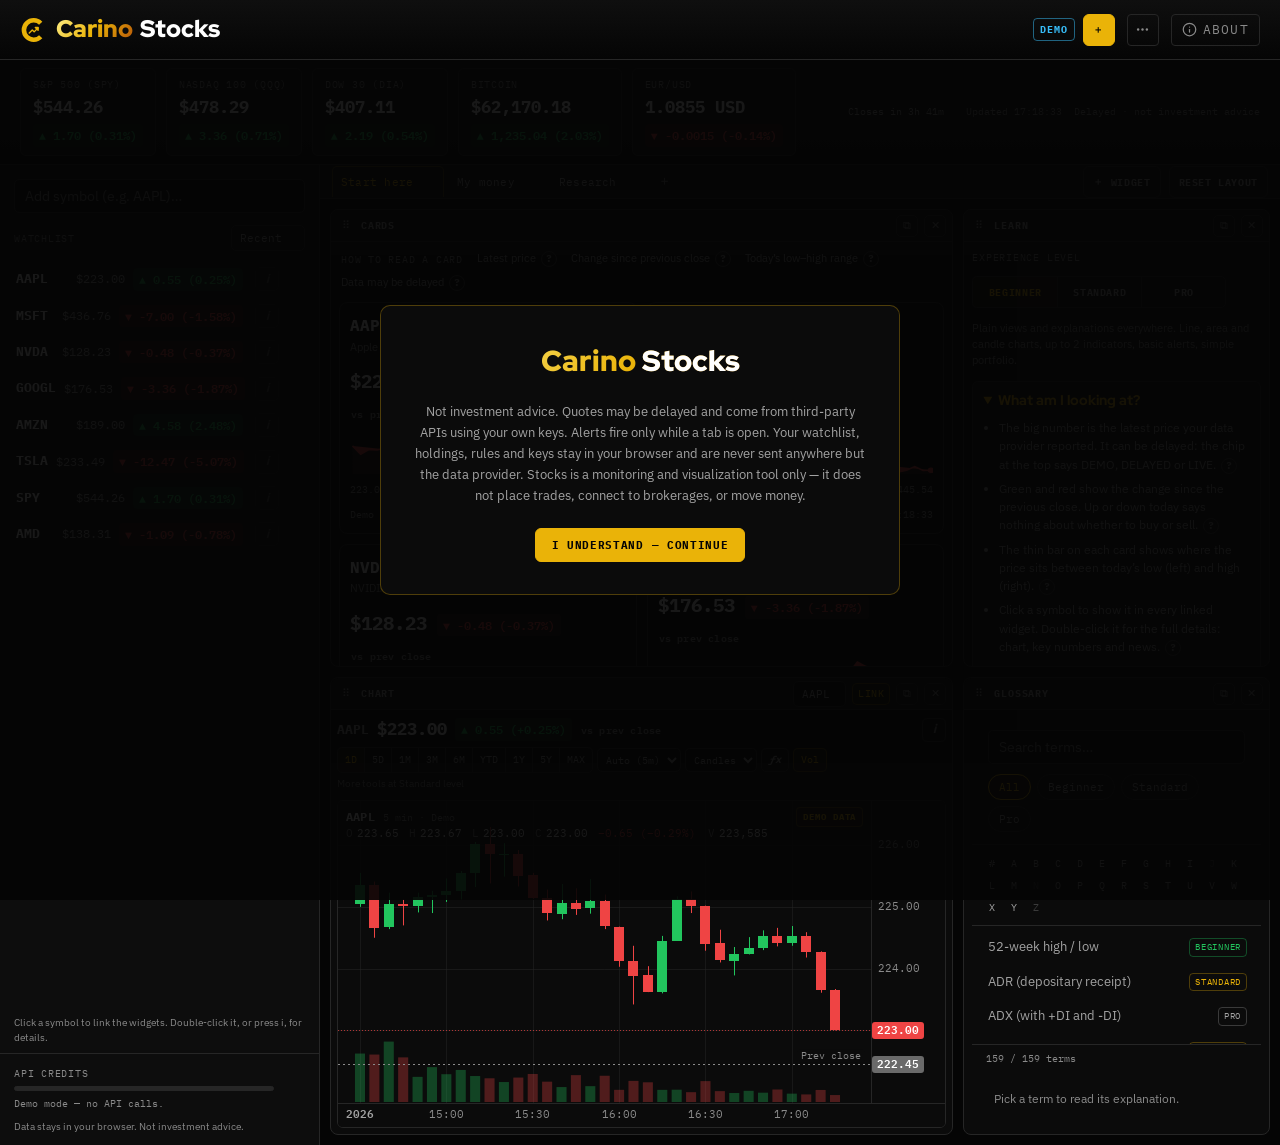
<file: index.html>
<!DOCTYPE html>
<html lang="en">
<head>
  <meta charset="UTF-8" />
  <meta name="viewport" content="width=device-width, initial-scale=1.0" />
  <link rel="icon" href="logo.webp" />
  <title>Stock Watchlist, Portfolio &amp; Price Alerts — Carino Stocks</title>
  <!-- carino:head — generated by Carino-Systems/baseline/apply.py from sites.json; edit there, not here -->
  <meta name="description" content="Client-side markets watchlist, portfolio and alerts. Your keys, your device. Monitoring only, never advice.">
  <meta name="carino:line" content="A markets watchlist and portfolio, on your device.">
  <link rel="canonical" href="https://stocks.carino.systems/">
  <meta property="og:type" content="website">
  <meta property="og:site_name" content="Carino Systems">
  <meta property="og:title" content="Stocks">
  <meta property="og:description" content="Client-side markets watchlist, portfolio and alerts. Your keys, your device. Monitoring only, never advice.">
  <meta property="og:url" content="https://stocks.carino.systems/">
  <meta property="og:image" content="https://stocks.carino.systems/og.jpg">
  <meta property="og:image:width" content="1200">
  <meta property="og:image:height" content="630">
  <meta property="og:image:alt" content="Stocks">
  <meta name="twitter:card" content="summary_large_image">
  <link rel="alternate" hreflang="en" href="https://stocks.carino.systems/">
  <link rel="alternate" hreflang="es" href="https://stocks.carino.systems/?lang=es">
  <link rel="alternate" hreflang="pt-BR" href="https://stocks.carino.systems/?lang=pt-BR">
  <link rel="alternate" hreflang="ja" href="https://stocks.carino.systems/?lang=ja">
  <link rel="alternate" hreflang="ru" href="https://stocks.carino.systems/?lang=ru">
  <link rel="alternate" hreflang="x-default" href="https://stocks.carino.systems/">
  <script type="application/json" id="carino-head-i18n">{"es": {"title": "Seguimiento de acciones, portafolio y alertas — Carino Stocks", "desc": "Lista de seguimiento, portafolio y alertas de mercados en tu navegador. Tus claves, tu dispositivo. Solo monitoreo, nunca asesoría.", "line": "Seguimiento de mercados y cartera, en tu dispositivo."}, "pt-BR": {"title": "Acompanhar ações, carteira e alertas de preço — Carino Stocks", "desc": "Lista de acompanhamento, carteira e alertas de mercado no navegador. Suas chaves, seu dispositivo. Apenas monitoramento, nunca recomendação.", "line": "Acompanhamento de mercados e carteira, no seu aparelho."}, "ja": {"title": "株価ウォッチリスト・アラート — Carino Stocks", "desc": "ブラウザ完結の株式ウォッチリスト、ポートフォリオ、アラート。APIキーも端末も自分のもの。監視専用で投資助言はなし。", "line": "マーケット監視とポートフォリオを端末で。"}, "ru": {"title": "Список акций, портфель и ценовые оповещения — Carino Stocks", "desc": "Список наблюдения, портфель и оповещения по рынкам прямо в браузере. Ваши ключи, ваше устройство. Только мониторинг, никаких советов.", "line": "Список наблюдения и портфель — на вашем устройстве."}}</script>
  <script type="application/ld+json">{"@context": "https://schema.org", "@type": "WebApplication", "name": "Stocks", "url": "https://stocks.carino.systems/", "description": "Client-side markets watchlist, portfolio and alerts. Your keys, your device. Monitoring only, never advice.", "operatingSystem": "Any (runs in a web browser)", "isAccessibleForFree": true, "author": {"@type": "Person", "name": "Miguel Cariño", "url": "https://carino.systems/"}}</script>
  <!-- /carino:head -->
  <!-- Manifest only, deliberately no service worker: a hand-maintained precache
       list on a no-build static host strands users on a stale bundle. -->
  <link rel="manifest" href="manifest.webmanifest" />
  <!-- Theme before first paint, so neither theme flashes the other:
       ?theme=gold|color (review links; not stored) > carino-theme cookie
       (shared across *.carino.systems) > localStorage > Gold & Black. -->
  <meta name="theme-color" content="#050505" id="carinoThemeColor">
  <script>
  (function () {
    var d = document.documentElement, t = null;
    function pick(v) { return v === 'gold' ? 'gold' : (v === 'color' || v === 'colour') ? 'color' : null; }
    try { t = pick(new URLSearchParams(location.search).get('theme')); } catch (e) {}
    if (!t) { try { var m = document.cookie.match(/(?:^|;\s*)carino-theme=([^;]*)/); if (m) t = pick(decodeURIComponent(m[1])); } catch (e) {} }
    if (!t) { try { t = pick(localStorage.getItem('carino-theme')); } catch (e) {} }
    t = t || 'gold';
    d.setAttribute('data-carino-theme', t);
    var dark = d.getAttribute('data-theme') !== 'light' && window.matchMedia && matchMedia('(prefers-color-scheme: dark)').matches;
    var meta = document.getElementById('carinoThemeColor');
    if (meta) meta.content = t === 'gold' ? '#050505' : (dark ? '#0e1420' : '#eef3fc');
  })();
  </script>
  <link rel="stylesheet" href="fonts/carino-fonts.css" />
  <link rel="stylesheet" href="carino-ui.css" />
  <link rel="stylesheet" href="css/stocks.css" />
  <!-- After stocks.css, deliberately: the workspace owns its own scrolling and
       stacking rules and must be able to override the card-view ones. -->
  <link rel="stylesheet" href="css/workspace.css" />
  <!-- The chart engine and the education layer style their own components. -->
  <link rel="stylesheet" href="css/chart.css" />
  <link rel="stylesheet" href="css/learn.css" />
  <!-- Colourful theme + the switch; nothing applies until data-carino-theme="color". -->
  <link rel="stylesheet" href="carino-theme.css" />
  <style>
    /* Colourful: carino-theme.css remaps the tokens, so everything that reads
       one follows (the chart engine reads them at draw time and redraws on
       carino:themechange); these are the values in css/*.css written for black. */
    :root[data-carino-theme="color"]{--accent-hi:var(--ct-accent-strong);--border-hi:var(--border);}
    /* series colours: the theme's category strokes, which hold on white */
    :root[data-carino-theme="color"] .cc-root{--chart-s2:var(--ct-red);--chart-s3:var(--ct-purple);--chart-s4:var(--ct-pink);--chart-s5:var(--ct-teal);--chart-s6:var(--ct-amber);}
    :root[data-carino-theme="color"] .cmp-c1,:root[data-carino-theme="color"] .al-c1{--cmp:var(--ct-red);--al:var(--ct-red);}
    :root[data-carino-theme="color"] .cmp-c2,:root[data-carino-theme="color"] .al-c2{--cmp:var(--ct-purple);--al:var(--ct-purple);}
    :root[data-carino-theme="color"] .cmp-c3,:root[data-carino-theme="color"] .al-c3{--cmp:var(--ct-pink);--al:var(--ct-pink);}
    :root[data-carino-theme="color"] .cmp-c4,:root[data-carino-theme="color"] .al-c4{--cmp:var(--ct-teal);--al:var(--ct-teal);}
    :root[data-carino-theme="color"] .cmp-c5,:root[data-carino-theme="color"] .al-c5{--cmp:var(--ct-amber);--al:var(--ct-amber);}
    :root[data-carino-theme="color"] body{background-image:var(--stage-grad);}
    :root[data-carino-theme="color"] .market-strip{background:var(--ct-glass);}
    :root[data-carino-theme="color"] .rule-badge,:root[data-carino-theme="color"] .learn-dots .on button{color:var(--ct-on-accent);}
    /* status tints: the green/red/amber of the black theme, as the tokens */
    :root[data-carino-theme="color"] .sess-chip[data-state="open"],:root[data-carino-theme="color"] .tag.live,:root[data-carino-theme="color"] .led-t-buy,
    :root[data-carino-theme="color"] .imp-n.ok,:root[data-carino-theme="color"] .prov-st.ok,:root[data-carino-theme="color"] .wg-cal-kind.dividend,
    :root[data-carino-theme="color"] body[data-level="beginner"] .lvl-btn,:root[data-carino-theme="color"] .lgi-lv.lv-beginner{border-color:color-mix(in srgb,var(--ok) 40%,transparent);}
    :root[data-carino-theme="color"] .sess-chip[data-state="open"] .sc-dot{box-shadow:none;}
    :root[data-carino-theme="color"] .learn-card.done{border-color:color-mix(in srgb,var(--ok) 35%,transparent);}
    :root[data-carino-theme="color"] .sess-conflict,:root[data-carino-theme="color"] .led-t-sell,:root[data-carino-theme="color"] .imp-n.err,
    :root[data-carino-theme="color"] .prov-st.bad,:root[data-carino-theme="color"] .wt-frame,:root[data-carino-theme="color"] .wk-w-error{border-color:color-mix(in srgb,var(--err) 45%,transparent);}
    :root[data-carino-theme="color"] .tag.stale{border-color:color-mix(in srgb,var(--err) 45%,transparent);background:color-mix(in srgb,var(--err) 8%,transparent);}
    :root[data-carino-theme="color"] .tag.uncovered{border-color:color-mix(in srgb,var(--warn) 45%,transparent);background:color-mix(in srgb,var(--warn) 8%,transparent);}
    :root[data-carino-theme="color"] .wt-table tbody tr.wt-uncov>*{background:color-mix(in srgb,var(--warn) 6%,transparent);}
    :root[data-carino-theme="color"] .cs-btn.danger:hover,:root[data-carino-theme="color"] .wk-w-x:hover{background:color-mix(in srgb,var(--err) 8%,transparent);}
    :root[data-carino-theme="color"] .wk-tab-x:hover{background:color-mix(in srgb,var(--err) 12%,transparent);}
    /* floating surfaces: soft shadows and the theme scrim */
    :root[data-carino-theme="color"] .modal,:root[data-carino-theme="color"] .cmdk,:root[data-carino-theme="color"] .learn-dlg,
    :root[data-carino-theme="color"] .learn-pop,:root[data-carino-theme="color"] .learn-tour-card,:root[data-carino-theme="color"] .level-pop,
    :root[data-carino-theme="color"] .wk-w-moving,:root[data-carino-theme="color"] .ws-side.open,:root[data-carino-theme="color"] .autocomplete{box-shadow:var(--ct-shadow-3);}
    :root[data-carino-theme="color"] .toast,:root[data-carino-theme="color"] .cc-menu,:root[data-carino-theme="color"] .wk-picker,
    :root[data-carino-theme="color"] .cp-pop,:root[data-carino-theme="color"] .wt-colmenu,:root[data-carino-theme="color"] .wk-popmenu{box-shadow:var(--ct-shadow-2);}
    :root[data-carino-theme="color"] .learn-tour-hole{box-shadow:0 0 0 2px var(--accent),0 0 0 200vmax var(--ct-scrim);}
    :root[data-carino-theme="color"] .scrim,:root[data-carino-theme="color"] .modal-scrim,:root[data-carino-theme="color"] .cmdk::backdrop,
    :root[data-carino-theme="color"] .learn-dlg::backdrop,:root[data-carino-theme="color"] .learn-tour.centred{background:var(--ct-scrim);}
    :root[data-carino-theme="color"] .ack-gate{background:color-mix(in srgb,var(--bg) 92%,transparent);}
    :root[data-carino-theme="color"] .ack-brand{background-image:var(--gold-text);}
    :root[data-carino-theme="color"] .ack-brand span{-webkit-text-fill-color:var(--text);}
  </style>
</head>
<body>
<!-- Key words: the navbar shows them, translated, under its Language tab. -->
<ul data-carino-words hidden>
  <li>Watchlist</li>
  <li>Portfolio</li>
  <li>Experience level</li>
  <li>Data provider</li>
  <li>Add a ticker</li>
  <li>Lessons</li>
</ul>

  <!-- App controls; carino-navbar.js relocates this into the shared navbar. -->
  <header class="cs-header" data-carino-strip>
    <div class="cs-right" data-carino-actions>
      <!-- Live standard, left to right: source badge, freshness, refresh
           controls, the one main action; the rest folds into the navbar's ⋯. -->
      <span class="live-chip sample" id="modeChip" title="Data source" data-priority="2">DEMO</span>
      <span class="fresh" id="freshStamp" hidden></span>
      <button class="cs-btn" id="btnPause" title="Pause / resume auto-refresh">⏸</button>
      <select class="cs-btn cs-select" id="intervalSel" title="Refresh interval">
        <option value="5">5s</option><option value="15" selected>15s</option>
        <option value="30">30s</option><option value="60">60s</option>
      </select>
      <button class="cs-btn primary" id="btnAdd" title="Add ticker" data-priority="1">＋</button>
      <!-- Below 900px the rail is off-canvas; this is the only way to reach it. -->
      <button class="cs-btn rail-toggle" id="btnRail" title="Watchlist and search" aria-controls="rail" aria-expanded="false">☰</button>
      <!-- Experience level: what is offered first, never what is possible. -->
      <button class="cs-btn lvl-btn" id="btnLevel" aria-haspopup="dialog" aria-expanded="false" aria-controls="levelPop"><span class="lvl-ico" aria-hidden="true">◐</span><span id="btnLevelTxt">Beginner</span></button>
      <button class="sess-chip" id="sessChip" data-state="closed" title="Market session (this device's clock)">
        <span class="sc-dot"></span><span class="sc-txt" id="sessChipTxt">—</span>
      </button>
      <!-- Shortcuts to the tab that shows each thing, not a second navigation:
           the workspace tabs own what is on screen. -->
      <div class="seg hdr-tabs-seg" role="group" aria-label="Jump to workspace tab">
        <button class="cs-btn seg-btn active" id="viewWatch" title="Show a tab with the watchlist" data-i18n>Watchlist</button>
        <button class="cs-btn seg-btn" id="viewPort" title="Show a tab with the portfolio" data-i18n>Portfolio</button>
      </div>
      <button class="cs-btn" id="btnHoldings" title="Transactions — add, edit or import holdings">💼</button>
      <button class="cs-btn" id="btnPrivacy" title="Blur amounts">👁</button>
      <button class="cs-btn" id="btnAlerts" title="Alert rules">🔔</button>
      <button class="cs-btn" id="btnLearn" title="Learn: lessons and glossary">🎓</button>
      <button class="cs-btn" id="btnPalette" title="Command palette (Ctrl+K)" hidden>⌘K</button>
      <button class="cs-btn" id="btnDisplays" title="Detached displays">⧉</button>
      <button class="cs-btn" id="btnSettings" title="Settings">⚙</button>
    </div>
  </header>

  <!-- Experience-level popover, anchored to #btnLevel by app.js. -->
  <div class="level-pop" id="levelPop" role="dialog" aria-labelledby="levelPopTitle" hidden>
    <div class="level-pop-title" id="levelPopTitle" data-i18n>Experience level</div>
    <div id="levelPopPicker"></div>
    <p class="field-note" id="levelPopSummary"></p>
    <p class="field-note" data-i18n>Switching level changes which tools are offered first. It never moves your widgets or touches your data.</p>
    <div class="level-pop-acts">
      <button class="cs-btn sm" id="levelPopLayout">Use this level's starting layout</button>
      <button class="cs-btn sm" id="levelPopLearn" data-i18n>Lessons</button>
    </div>
  </div>

  <!-- Shared-link banner: only shown while the watchlist came from the URL hash -->
  <div class="hash-banner" id="hashBanner" hidden>
    <div class="hb-text">
      <strong data-i18n>Shared view.</strong> <span data-i18n>This watchlist came from the link you opened. It is not saved in this browser, and your own watchlist is untouched.</span>
    </div>
    <div class="hb-acts">
      <button class="btn btn-primary sm" id="hashAdopt" data-i18n>Save to my browser</button>
      <button class="cs-btn" id="hashDiscard" data-i18n>Discard</button>
    </div>
  </div>

  <!-- Market status strip -->
  <div class="market-strip" id="marketStrip" hidden>
    <div class="mkt-tiles" id="mktTiles"></div>
    <div class="mkt-meta">
      <span class="sess-line" id="sessLine">
        <span class="sess-next" id="sessNext"></span>
        <span class="sess-detail" id="sessDetail"></span>
        <span class="sess-approx" id="sessApprox" hidden></span>
        <span class="sess-conflict" id="sessConflict" hidden></span>
      </span>
      <span class="mkt-updated" id="mktUpdated"></span>
      <span class="mkt-note" data-i18n>Delayed · not investment advice</span>
    </div>
  </div>

  <div class="workspace">
    <!-- Left rail -->
    <aside class="ws-side" id="rail">
      <div class="rail-search">
        <input type="text" class="input" id="railSearch" placeholder="Add symbol (e.g. AAPL)…" autocomplete="off" spellcheck="false" />
        <div class="autocomplete" id="railAuto" hidden></div>
      </div>
      <div class="rail-sort">
        <span class="rail-lbl" data-i18n>Watchlist</span>
        <!-- One order for the whole workspace: every widget is handed the symbols
             in this order. The table can still sort its own columns on top. -->
        <select class="cs-select sm" id="sortSel" title="Symbol order for every widget">
          <option value="added" data-i18n>Recent</option>
          <option value="change" data-i18n>Change %</option>
          <option value="alpha" data-i18n>A–Z</option>
        </select>
      </div>
      <div class="rail-list" id="railList"></div>
      <p class="field-note rail-hint" data-i18n>Click a symbol to link the widgets. Double-click it, or press i, for details.</p>
      <!-- First run: the workspace widgets can only say the list is empty, not
           offer to fill it, so the offer lives beside the list itself. -->
      <div class="rail-empty" id="railEmpty" hidden>
        <p data-i18n>Your watchlist is empty.</p>
        <button class="btn btn-primary sm" id="emptyAdd" data-i18n>Add a ticker</button>
        <button class="cs-btn" id="emptyDemo" data-i18n>Load demo watchlist</button>
      </div>
      <div class="rail-foot">
        <div class="quota" id="quotaBox" hidden>
          <span class="rail-lbl" data-i18n>API credits</span>
          <div class="progress"><div class="progress-bar" id="quotaBar"></div></div>
          <span class="quota-txt" id="quotaTxt"></span>
          <span class="quota-txt quota-sub" id="quotaSub"></span>
        </div>
        <p class="disclaimer-mini" id="railDisclaimer"></p>
      </div>
    </aside>

    <!-- Main -->
    <!-- The workspace owns everything inside #main: tabs, the tiling grid and the
         widgets. There is no second card grid or portfolio table here, because
         two of either means one of them is quietly wrong. -->
    <main class="ws-main" id="main">
      <div class="workspace-host" id="wsHost"></div>
    </main>
  </div>

  <!-- Detail drawer -->
  <div class="scrim" id="drawerScrim" hidden></div>
  <aside class="drawer" id="drawer" hidden aria-hidden="true" role="dialog" aria-labelledby="drawerTitle">
    <div class="drawer-head">
      <div class="drawer-title" id="drawerTitle">—</div>
      <button class="modal-x" id="drawerClose" aria-label="Close">✕</button>
    </div>
    <div class="drawer-body" id="drawerBody"></div>
  </aside>

  <!-- Modals -->
  <div class="modal-scrim" id="modalScrim" hidden>
    <!-- Settings -->
    <div class="modal wide" id="settingsModal" hidden role="dialog" aria-modal="true" aria-labelledby="settingsTitle">
      <div class="modal-head"><div class="modal-title" id="settingsTitle" data-i18n>Settings</div><button class="modal-x" data-close aria-label="Close">✕</button></div>
      <div class="modal-body">
        <!-- Experience level and layout templates -->
        <section class="settings-section first" id="levelSection">
          <h3 class="section-title" data-i18n>Experience level</h3>
          <div id="setLevelPicker"></div>
          <p class="field-note" id="setLevelSummary"></p>
          <div class="field-row level-layouts">
            <span class="rail-lbl" data-i18n>Starting layouts</span>
            <button class="cs-btn sm" data-layout-level="beginner" data-i18n>Beginner layout</button>
            <button class="cs-btn sm" data-layout-level="standard" data-i18n>Standard layout</button>
            <button class="cs-btn sm" data-layout-level="pro" data-i18n>Pro layout</button>
            <button class="cs-btn sm" id="btnKeys" data-i18n>Keyboard shortcuts</button>
          </div>
          <p class="field-note" data-i18n>A starting layout replaces your tabs and widgets; your watchlist, transactions, alerts and notes in Settings are kept.</p>
        </section>
        <h3 class="section-title" data-i18n>Data provider</h3>
        <p class="field-note" data-i18n>Bring your own free, read-only API keys. They are stored only in this browser and sent only to the provider.</p>
        <div class="field-row">
          <label class="field"><span data-i18n>Provider</span>
            <select class="input" id="setProvider">
              <option value="finnhub">Finnhub</option>
              <option value="twelvedata">Twelve Data</option>
              <option value="polygon">Polygon</option>
              <option value="alpaca">Alpaca</option>
              <option value="alphavantage">Alpha Vantage</option>
              <option value="demo" data-i18n>Demo (no key)</option>
            </select></label>
          <label class="field"><span data-i18n>Refresh (s)</span>
            <input type="number" class="input" id="setInterval" min="5" max="600" /></label>
        </div>
        <!-- The caption is one element: a flex row would otherwise split the text
             into separate items either side of the <strong> and misalign it. -->
        <label class="chk"><input type="checkbox" id="setUniversal" /><span><span data-i18n>Use this provider for</span> <strong data-i18n>all</strong> <span data-i18n>symbols (universal). Off = auto-route each symbol by asset class.</span></span></label>

        <!-- Per-provider key config; only the selected provider's block is shown. -->
        <div class="provider-config" data-provider="finnhub">
          <label class="field"><span data-i18n>Finnhub API key</span>
            <input type="password" class="input" id="setFinnhub" placeholder="finnhub.io free key" autocomplete="off" /></label>
        </div>
        <div class="provider-config" data-provider="twelvedata" hidden>
          <label class="field"><span data-i18n>Twelve Data API key</span>
            <input type="password" class="input" id="setTwelve" placeholder="twelvedata.com free key" autocomplete="off" /></label>
        </div>
        <div class="provider-config" data-provider="polygon" hidden>
          <label class="field"><span data-i18n>Polygon API key</span>
            <input type="password" class="input" id="setPolygon" placeholder="polygon.io key" autocomplete="off" /></label>
        </div>
        <div class="provider-config" data-provider="alphavantage" hidden>
          <label class="field"><span data-i18n>Alpha Vantage API key</span>
            <input type="password" class="input" id="setAlpha" placeholder="alphavantage.co key" autocomplete="off" /></label>
        </div>
        <div class="provider-config" data-provider="alpaca" hidden>
          <div class="field-row">
            <label class="field"><span data-i18n>Alpaca key ID</span>
              <input type="password" class="input" id="setAlpacaId" placeholder="Alpaca key id" autocomplete="off" /></label>
            <label class="field"><span data-i18n>Alpaca secret</span>
              <input type="password" class="input" id="setAlpacaSecret" placeholder="Alpaca secret" autocomplete="off" /></label>
          </div>
          <p class="field-note" data-i18n>⚠️ Alpaca keys grant account access and may be blocked by browser CORS — use a paper / read-only key.</p>
        </div>
        <div class="provider-config" data-provider="demo" hidden>
          <p class="field-note" data-i18n>Demo mode uses bundled sample data — no key required.</p>
        </div>
        <p class="field-note" id="providerModeNote"></p>
        <div class="toggles">
          <label class="chk"><input type="checkbox" id="setNotify" /> <span data-i18n>Browser notifications on alert</span></label>
          <label class="chk"><input type="checkbox" id="setSound" /> <span data-i18n>Sound on alert</span></label>
          <label class="chk"><input type="checkbox" id="setMarket" /> <span data-i18n>Show market-status strip</span></label>
          <label class="field"><span data-i18n>Market strip symbols</span>
            <input type="text" class="input" id="setStrip" placeholder="SPY, QQQ, DIA, BTC, EURUSD" autocomplete="off" spellcheck="false" /></label>
          <p class="field-note" data-i18n>Up to ten symbols, separated by commas. Free data tiers quote funds that track an index (SPY for the S&amp;P 500), not the index itself.</p>
          <label class="chk"><input type="checkbox" id="setPrivacy" /> <span data-i18n>Blur amounts by default</span></label>
        </div>
        <!-- Portfolio valuation: how totals are converted and how sales use up lots. -->
        <section class="settings-section" id="portfolioSection">
          <h3 class="section-title" data-i18n>Portfolio</h3>
          <div class="field-row">
            <label class="field"><span data-i18n>Base currency</span>
              <input type="text" class="input" id="setBaseCcy" maxlength="3" list="setBaseCcyList" autocomplete="off" spellcheck="false" placeholder="USD" /></label>
            <label class="field"><span data-i18n>Cost method</span>
              <select class="input" id="setCostMethod">
                <option value="fifo" data-i18n>FIFO — oldest shares sold first</option>
                <option value="avg" data-i18n>Average cost</option>
              </select></label>
          </div>
          <datalist id="setBaseCcyList"><option value="USD"></option><option value="EUR"></option><option value="GBP"></option><option value="MXN"></option><option value="BRL"></option><option value="CAD"></option><option value="JPY"></option><option value="CHF"></option><option value="AUD"></option></datalist>
          <p class="field-note" data-i18n>Totals are converted into the base currency with live FX quotes from your provider. A currency with no rate is listed and left out rather than added at 1:1. The cost method decides which shares a sale uses up, and so the realized gain; check which one your tax authority expects.</p>
        </section>
        <div class="key-status" id="keyStatus"></div>
        <div class="field-note">
          <a href="https://finnhub.io/register" target="_blank" rel="noopener" data-i18n>Get a Finnhub key ↗</a> ·
          <a href="https://twelvedata.com/pricing" target="_blank" rel="noopener" data-i18n>Get a Twelve Data key ↗</a>
        </div>

        <!-- What each provider supplies, how fresh, how much of the free tier is used. -->
        <section class="settings-section" id="dataSection">
          <h3 class="section-title" data-i18n>Data &amp; providers</h3>
          <div id="provTable"></div>
          <details class="data-explainer">
            <summary data-i18n>Data quality: real-time, delayed and end-of-day</summary>
            <p class="field-note" data-i18n>Real-time means the last trade as it happens. Delayed usually means 15 minutes behind for US stocks on free plans. End-of-day means yesterday's close until the market shuts today. Crypto trades around the clock and FX five days a week, so "closed" means something different for each.</p>
            <p class="field-note" data-i18n>Stocks labels every number with its source and time, shows a chip when a chart is demo, partial or stale, and never fills a gap with sample data while you are using a live provider.</p>
            <p class="field-note" data-i18n>Free tiers limit how many requests you can make. The meters above count this browser's requests against each provider's published limits; detached panels reuse this window's data and cost nothing.</p>
          </details>
        </section>

        <!-- Detached displays: popout windows + Picture-in-Picture -->
        <section class="settings-section" id="displaysSection">
          <h3 class="section-title" data-i18n>Detached displays</h3>
          <p class="field-note" data-i18n>Put a panel in its own window or a Picture-in-Picture tile — a second monitor, a TV, or a strip docked over other apps. Panels receive prices from this window and never fetch on their own, so an extra panel costs no API credits.</p>
          <div class="cap-list" id="dispCaps"></div>
          <div class="field-row">
            <label class="field"><span data-i18n>Panel</span><select class="input" id="dispPanel"></select></label>
            <label class="field"><span data-i18n>Mode</span>
              <select class="input" id="dispMode">
                <option value="auto" data-i18n>Auto</option>
                <option value="window" data-i18n>Window</option>
                <option value="pip" data-i18n>Picture-in-Picture</option>
              </select></label>
          </div>
          <p class="field-note" id="dispPanelDesc"></p>
          <div class="disp-map" id="dispMap" hidden></div>
          <p class="field-note" id="dispMapNote" hidden></p>
          <div class="picker-row">
            <label class="field"><span data-i18n>Monitor</span>
              <select class="input" id="dispScreen"><option value="" data-i18n>This monitor</option></select></label>
            <button class="cs-btn" id="dispDetect" data-i18n>Detect monitors</button>
          </div>
          <div class="disp-acts">
            <button class="btn btn-primary" id="dispOpen" data-i18n>Open panel</button>
            <button class="cs-btn" id="dispReplace" data-i18n>Re-place windows</button>
            <button class="cs-btn" id="dispCloseAll" data-i18n>Close all</button>
          </div>
          <div class="disp-open" id="dispOpenList"></div>
          <p class="field-note warn-note" id="dispPlaceNote" hidden></p>
          <p class="field-note" data-i18n>Panels open one at a time: a browser grants only the first new window per click, so there is no one-click restore of a saved layout.</p>
        </section>

        <p class="field-note" id="storageNote"></p>
      </div>
      <div class="modal-foot">
        <button class="cs-btn danger" id="btnClearData" data-i18n>Clear all data</button>
        <span class="spacer"></span>
        <button class="cs-btn" id="btnExport" data-i18n>Export</button>
        <button class="cs-btn" id="btnImport" data-i18n>Import</button>
        <button class="btn btn-primary" id="btnSaveSettings" data-i18n>Save</button>
      </div>
    </div>

    <!-- Add ticker -->
    <div class="modal" id="addModal" hidden>
      <div class="modal-head"><div class="modal-title" data-i18n>Add ticker</div><button class="modal-x" data-close aria-label="Close">✕</button></div>
      <div class="modal-body">
        <input type="text" class="input" id="addSearch" placeholder="Search symbol or company…" autocomplete="off" />
        <div class="autocomplete inline" id="addAuto"></div>
      </div>
    </div>

    <!-- Alerts. The form is built from the ALERT_TYPES registry (alerts-ui.js):
         the type list follows the experience level, and each type brings its
         own parameters, comparisons and unit. -->
    <div class="modal wide" id="alertsModal" hidden>
      <div class="modal-head"><div class="modal-title" id="alertsTitle" data-i18n>Alert rules</div><button class="modal-x" data-close aria-label="Close">✕</button></div>
      <div class="modal-body">
        <p class="field-note" data-i18n>Alerts watch prices while a Stocks tab is open and tell you when a condition is met. They never place orders.</p>
        <div class="al-form" id="ruleForm">
          <div class="al-row">
            <label class="field"><span data-i18n>Symbol</span><select class="input" id="ruleSym"></select></label>
            <label class="field al-type"><span data-i18n>Condition</span>
              <span class="al-type-row"><select class="input" id="ruleType"></select><span id="ruleTypeHelp"></span></span></label>
          </div>
          <div class="al-params" id="ruleParams"></div>
          <div class="al-row">
            <label class="field"><span data-i18n>When it is</span><select class="input" id="ruleOp"></select></label>
            <label class="field"><span id="ruleValLbl" data-i18n>Value</span>
              <span class="al-val-row"><input type="number" class="input" id="ruleVal" placeholder="value" step="any" /><span class="al-unit" id="ruleUnit"></span></span></label>
          </div>
          <p class="al-preview" id="rulePreview" aria-live="polite"></p>
          <details class="al-more" id="ruleMore">
            <summary data-i18n>More options</summary>
            <div class="al-row">
              <label class="field"><span data-i18n>Session scope</span>
                <select class="input" id="ruleSess">
                  <option value="regular" data-i18n>Regular hours only</option>
                  <option value="extended" data-i18n>Include extended hours</option>
                  <option value="any" data-i18n>Any session</option>
                </select></label>
              <label class="field"><span data-i18n>After it fires</span>
                <select class="input" id="ruleRepeat">
                  <option value="rearm" data-i18n>Re-arm when the condition clears</option>
                  <option value="once" data-i18n>Fire once, then switch off</option>
                </select></label>
            </div>
            <div class="al-row">
              <label class="field"><span data-i18n>Expires (optional)</span><input type="date" class="input" id="ruleExpires" /></label>
              <label class="field"><span data-i18n>Note (optional)</span><input type="text" class="input" id="ruleNote" maxlength="200" autocomplete="off" /></label>
            </div>
            <p class="field-note" id="ruleSessNote"></p>
          </details>
          <div class="al-acts">
            <span class="field-note warn-note" id="ruleErr" hidden></span>
            <span class="spacer"></span>
            <button class="cs-btn" id="ruleCancel" hidden data-i18n>Cancel edit</button>
            <button class="btn btn-primary" id="ruleAdd" data-i18n>Add alert</button>
          </div>
        </div>
        <div class="log-head">
          <span class="rail-lbl" data-i18n>Your rules</span>
          <select class="cs-select sm" id="ruleFilter" title="Show rules">
            <option value="" data-i18n>All rules</option>
            <option value="armed" data-i18n>Armed</option>
            <option value="off" data-i18n>Switched off</option>
          </select>
        </div>
        <div class="rule-list" id="ruleList"></div>
        <div class="log-head">
          <span class="rail-lbl" data-i18n>Recently triggered</span>
          <select class="cs-select sm" id="logFilter" title="Filter by symbol"><option value="" data-i18n>All symbols</option></select>
          <select class="cs-select sm" id="logRange" title="Filter by time">
            <option value="" data-i18n>Any time</option>
            <option value="1" data-i18n>Last 24 hours</option>
            <option value="7" data-i18n>Last 7 days</option>
            <option value="30" data-i18n>Last 30 days</option>
          </select>
          <button class="cs-btn" id="btnLogCsv" title="Download the alert log as CSV">CSV</button>
          <button class="cs-btn danger" id="btnLogClear" title="Clear the alert log" data-i18n>Clear</button>
        </div>
        <div class="alert-log" id="alertLog"></div>
      </div>
    </div>

    <!-- Transactions. The ledger is the portfolio's source of truth: every
         figure the portfolio widgets show is replayed from these rows. -->
    <div class="modal wide xl" id="ledgerModal" hidden>
      <div class="modal-head"><div class="modal-title" data-i18n>Transactions</div><button class="modal-x" data-close aria-label="Close">✕</button></div>
      <div class="modal-body">
        <p class="field-note" data-i18n>Buys, sells, dividends and cash you record by hand or import from a broker file. Nothing here is connected to a brokerage — Stocks cannot see your account and cannot place a trade.</p>
        <p class="field-note warn-note" id="ledMigNote" hidden></p>
        <div class="led-filters">
          <select class="cs-select sm" id="ledFSym" title="Filter by symbol"></select>
          <select class="cs-select sm" id="ledFType" title="Filter by type"></select>
          <select class="cs-select sm" id="ledFAcct" title="Filter by account"></select>
          <label class="led-date"><span data-i18n>From</span><input type="date" class="input sm" id="ledFFrom" /></label>
          <label class="led-date"><span data-i18n>To</span><input type="date" class="input sm" id="ledFTo" /></label>
          <span class="spacer"></span>
          <span class="field-note" id="ledCount"></span>
        </div>
        <div class="table-wrap led-wrap">
          <table class="data led-table" id="ledTable">
            <thead><tr>
              <th data-i18n>Date</th><th data-i18n>Type</th><th data-i18n>Symbol</th><th class="num" data-i18n>Qty</th>
              <th class="num" data-i18n>Price</th><th class="num" data-i18n>Amount</th><th class="num" data-i18n>Fee</th>
              <th data-i18n>Ccy</th><th data-i18n>Account</th><th data-i18n>Note</th><th></th>
            </tr></thead>
            <tbody id="ledBody"></tbody>
          </table>
        </div>
        <div class="led-issues" id="ledIssues" hidden></div>
        <details class="led-realized" id="ledRealized">
          <summary data-i18n>Realized gains and losses</summary>
          <p class="field-note" data-i18n>Each sale matched against the shares it used up, by the cost method in Settings. Informational, not tax advice: no wash-sale or local tax rules are applied.</p>
          <div class="table-wrap"><table class="data led-table" id="ledRealTable">
            <thead><tr><th data-i18n>Sold</th><th data-i18n>Symbol</th><th class="num" data-i18n>Qty</th><th data-i18n>Bought</th>
              <th class="num" data-i18n>Cost</th><th class="num" data-i18n>Proceeds</th><th class="num" data-i18n>Gain</th><th data-i18n>Term</th></tr></thead>
            <tbody id="ledRealBody"></tbody>
          </table></div>
          <button class="cs-btn sm" id="ledRealCsv" data-i18n>Download realized CSV</button>
        </details>
      </div>
      <div class="modal-foot">
        <button class="cs-btn" id="ledImport" data-i18n>Import CSV</button>
        <button class="cs-btn" id="ledExport" title="Download every transaction as CSV" data-i18n>Export CSV</button>
        <button class="cs-btn" id="ledExportPos" title="Download current positions as CSV" data-i18n>Positions CSV</button>
        <span class="spacer"></span>
        <button class="btn btn-primary" id="ledAdd" data-i18n>＋ Add transaction</button>
      </div>
    </div>

    <!-- One transaction. Beginners see the short "add a holding" form; every
         field is one click away under "More options". -->
    <div class="modal" id="txnModal" hidden>
      <div class="modal-head"><div class="modal-title" id="txnTitle" data-i18n>Add transaction</div><button class="modal-x" data-close aria-label="Close">✕</button></div>
      <div class="modal-body">
        <div class="field-row tx-type-row">
          <label class="field"><span data-i18n>Type</span><select class="input" id="txType"></select></label>
          <label class="field"><span data-i18n>Date</span><input type="date" class="input" id="txDate" /></label>
        </div>
        <p class="field-note" id="txHint"></p>
        <label class="field tx-f" data-for="symbol"><span data-i18n>Symbol</span>
          <input type="text" class="input" id="txSym" autocomplete="off" spellcheck="false" placeholder="AAPL" /></label>
        <div class="field-row">
          <label class="field tx-f" data-for="qty"><span id="txQtyLbl" data-i18n>Quantity</span><input type="number" class="input" id="txQty" step="any" min="0" /></label>
          <label class="field tx-f" data-for="price"><span id="txPriceLbl" data-i18n>Price per share</span><input type="number" class="input" id="txPrice" step="any" min="0" /></label>
          <label class="field tx-f" data-for="amount"><span id="txAmountLbl" data-i18n>Amount</span><input type="number" class="input" id="txAmount" step="any" /></label>
          <label class="field tx-f" data-for="ratio"><span data-i18n>Split ratio (new per old)</span><input type="number" class="input" id="txRatio" step="any" min="0" placeholder="4" /></label>
        </div>
        <details class="tx-more" id="txMore">
          <summary data-i18n>More options</summary>
          <div class="field-row">
            <label class="field tx-f" data-for="fee"><span data-i18n>Fee / commission</span><input type="number" class="input" id="txFee" step="any" min="0" /></label>
            <label class="field"><span data-i18n>Currency</span><input type="text" class="input" id="txCcy" maxlength="3" autocomplete="off" spellcheck="false" placeholder="USD" /></label>
            <label class="field"><span data-i18n>Account</span><input type="text" class="input" id="txAcct" maxlength="40" autocomplete="off" list="txAcctList" /></label>
          </div>
          <datalist id="txAcctList"></datalist>
          <label class="chk tx-f" data-for="short"><input type="checkbox" id="txShort" /> <span data-i18n>This is a deliberate short sale</span></label>
          <label class="field"><span data-i18n>Note (optional)</span><input type="text" class="input" id="txNote" maxlength="200" autocomplete="off" /></label>
        </details>
        <p class="field-note" id="txPreview"></p>
        <p class="field-note warn-note" id="txErr" hidden></p>
      </div>
      <div class="modal-foot">
        <button class="cs-btn danger" id="txDelete" hidden data-i18n>Delete</button>
        <button class="cs-btn" id="txBack" data-i18n>All transactions</button>
        <span class="spacer"></span>
        <button class="btn btn-primary" id="txSave" data-i18n>Save</button>
      </div>
    </div>

    <!-- Broker CSV import: file → detected format → column check → preview →
         import. The file is read in this page and never uploaded. -->
    <div class="modal wide xl" id="importModal" hidden>
      <div class="modal-head"><div class="modal-title" data-i18n>Import transactions from CSV</div><button class="modal-x" data-close aria-label="Close">✕</button></div>
      <div class="modal-body">
        <div class="imp-drop" id="impDrop" tabindex="0" role="button" aria-controls="impFile">
          <strong data-i18n>Drop a CSV export here, or click to choose a file</strong>
          <span class="field-note" data-i18n>Read in this page only — the file is never uploaded. Supported: Interactive Brokers, Schwab, Fidelity, Vanguard, Robinhood, eToro, Trading 212, Degiro, GBM+, Bitso, Coinbase, Kraken and a generic format.</span>
          <span class="field-note imp-file" id="impFileName"></span>
        </div>
        <input type="file" id="impFile" accept=".csv,.txt,.tsv,text/csv,text/plain" hidden />
        <div class="imp-step" id="impStep2" hidden>
          <div class="field-row imp-opts">
            <label class="field"><span data-i18n>File format</span><select class="input" id="impPreset"></select></label>
            <label class="field"><span data-i18n>Decimal mark</span>
              <select class="input" id="impDecimal">
                <option value="" data-i18n>Detect</option><option value=".">1,234.56</option><option value=",">1.234,56</option>
              </select></label>
            <label class="field"><span data-i18n>Date order</span>
              <select class="input" id="impDateOrder">
                <option value="" data-i18n>Detect</option><option value="MDY" data-i18n>Month/Day/Year</option>
                <option value="DMY" data-i18n>Day/Month/Year</option>
              </select></label>
          </div>
          <div class="field-row imp-opts">
            <label class="field"><span data-i18n>Currency when the file has none</span><input type="text" class="input" id="impCcy" maxlength="3" placeholder="USD" /></label>
            <label class="field"><span data-i18n>Account name (optional)</span><input type="text" class="input" id="impAcct" maxlength="40" /></label>
          </div>
          <details class="imp-map" id="impMapBox">
            <summary data-i18n>Check or change the column mapping</summary>
            <p class="field-note" data-i18n>Pick which column of your file holds each field. Changing any of these switches to a custom mapping.</p>
            <div class="imp-map-grid" id="impMap"></div>
          </details>
          <p class="imp-summary" id="impSummary"></p>
          <div class="imp-warn" id="impWarn"></div>
          <div class="table-wrap imp-prev-wrap">
            <table class="data led-table" id="impPrev">
              <thead><tr><th></th><th data-i18n>Date</th><th data-i18n>Type</th><th data-i18n>Symbol</th><th class="num" data-i18n>Qty</th>
                <th class="num" data-i18n>Price</th><th class="num" data-i18n>Amount</th><th class="num" data-i18n>Fee</th><th data-i18n>Ccy</th></tr></thead>
              <tbody id="impPrevBody"></tbody>
            </table>
          </div>
          <div class="imp-errs" id="impErrs"></div>
        </div>
      </div>
      <div class="modal-foot">
        <button class="cs-btn" id="impBack" data-i18n>All transactions</button>
        <span class="spacer"></span>
        <button class="btn btn-primary" id="impGo" disabled data-i18n>Import</button>
      </div>
    </div>
  </div>

  <!-- Import file input (hidden) -->
  <input type="file" id="importFile" accept="application/json,.json" hidden />

  <!-- Toast rack -->
  <div class="toast-rack" id="toastRack"></div>

  <!-- Source line: the full disclaimer stays in the acknowledgement gate. -->
  <div data-carino-about hidden>
    <p id="pageDisclaimer"></p>
  </div>

  <!-- First-load acknowledgment gate -->
  <div class="ack-gate" id="ackGate" hidden>
    <div class="ack-card" role="dialog" aria-modal="true" aria-labelledby="ackBrand">
      <div class="ack-brand" id="ackBrand">Carino <span>Stocks</span></div>
      <div class="ack-step" id="ackStep1">
        <p class="ack-text" id="ackText"></p>
        <button class="btn btn-primary" id="ackBtn" data-i18n>I understand — continue</button>
      </div>
      <!-- Step 2, first run only: how much of the tool to show first. -->
      <div class="ack-step" id="ackStep2" hidden>
        <h2 class="ack-q" id="ackQ" data-i18n>How familiar are you with markets?</h2>
        <div class="ack-levels" role="group" aria-labelledby="ackQ">
          <button class="ack-lv" data-level="beginner"><strong data-i18n>I'm new to this</strong><span data-i18n>Plain explanations, a simple layout and a one-minute guided tour.</span></button>
          <button class="ack-lv" data-level="standard"><strong data-i18n>I follow the markets</strong><span data-i18n>Candle charts with indicators, more alert types, a transaction ledger and research widgets.</span></button>
          <button class="ack-lv" data-level="pro"><strong data-i18n>I trade or analyse actively</strong><span data-i18n>A dense layout with a screener, several charts, risk metrics and a command palette (Ctrl+K).</span></button>
        </div>
        <p class="field-note" data-i18n>You can change this any time from the level button in the header. It only changes what is shown first; nothing is locked away.</p>
      </div>
    </div>
  </div>

  <script src="carino-navbar.js" data-app="Stocks" data-license="AGPL-3.0" defer></script>
  <script src="carino-theme.js" data-mark="logo.svg" data-mark-color="logo-color.svg" defer></script>
  <script src="carino-lang.js" defer></script>
  <script src="i18n.js" defer></script>
  <script type="module" src="js/app.js"></script>
</body>
</html>
</file>
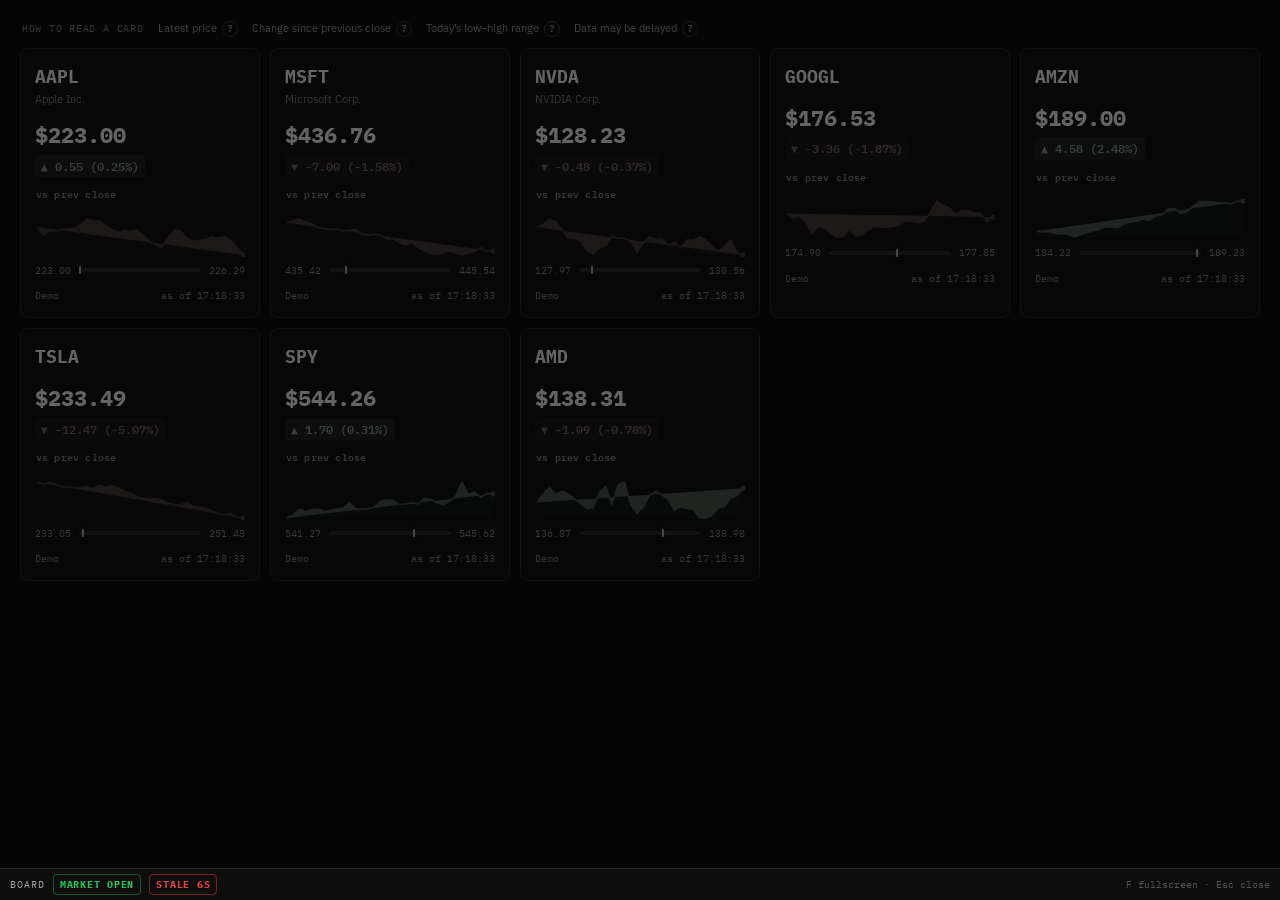
<file: popout.html>
<!DOCTYPE html>
<html lang="en">
<head>
  <meta charset="UTF-8" />
  <meta name="viewport" content="width=device-width, initial-scale=1.0" />
  <link rel="icon" href="logo.webp" />
  <title>Panel — Carino Stocks</title>
  <meta name="description" content="Detached display panel for Carino Stocks. Receives quotes from the main window; never fetches." />
  <link rel="stylesheet" href="fonts/carino-fonts.css" />
  <link rel="stylesheet" href="carino-ui.css" />
  <link rel="stylesheet" href="css/stocks.css" />
  <!-- The panel renders the same widgets the workspace does, so it needs the same
       stylesheet. Loaded before the block below, which re-scales that markup for
       this medium and must therefore win on ties. -->
  <link rel="stylesheet" href="css/workspace.css" />
  <link rel="stylesheet" href="css/chart.css" />
  <link rel="stylesheet" href="css/learn.css" />
  <style>
    /* Popout-only styling. It lives here rather than in css/stocks.css because a
       detached panel is a different medium from the app: no navbar, no chrome to
       speak of, and type sized to be read from across a room instead of from a
       desk. Everything scales off vmin so one stylesheet serves a 320x90 strip
       docked to a taskbar and a 4K board filling a second monitor.

       Since the renderers moved into widgets.js, almost everything here is a
       RE-SCALE of markup someone else owns rather than a look of its own: the
       classes are widgets.js's and css/workspace.css's, and the rules below only
       change size, fill and overflow. Anything that is not one of those three
       belongs in workspace.css, not here. */
    /* height, not min-height: the app shell grows with content, a panel never
       does — anything that does not fit is the panel's problem to clip. */
    body.po {
      height: 100vh;
      overflow: hidden;
      user-select: none;
      background: var(--bg);
      cursor: default;
    }
    .po-shell { position: relative; display: flex; flex-direction: column; flex: 1 1 auto; min-height: 0; }
    .po-body { flex: 1; min-height: 0; min-width: 0; overflow: hidden; padding: 2.2vmin; }

    /* Chrome: one thin line of truth (title, session, staleness) that never
       competes with the numbers but is always present. */
    .po-bar {
      display: flex; align-items: center; gap: 8px; flex-shrink: 0;
      padding: 5px 10px; border-top: 1px solid var(--border); background: var(--bg-elev);
      font-family: var(--mono); font-size: .6rem; color: var(--text-muted);
    }
    .po-title { color: var(--text-sec); letter-spacing: .1em; text-transform: uppercase; }
    /* A widget this build does not have was substituted for another one. It lives
       in the bar rather than above the body because the bar is the one piece of
       chrome the strip layout keeps, and a silent substitution is the failure both
       this file and displays.js exist to avoid. Clipped here, whole in the title. */
    .po-note {
      max-width: 38ch; overflow: hidden; text-overflow: ellipsis; white-space: nowrap;
      color: var(--warn); border: 1px dashed var(--accent-dim); border-radius: 4px; padding: 2px 6px;
    }
    .po-note[hidden] { display: none; }
    .po-spacer { flex: 1; }
    .po-hint { white-space: nowrap; opacity: .55; }
    .chip {
      font-family: var(--mono); font-size:.6rem; font-weight: 700; letter-spacing: .08em;
      text-transform: uppercase; white-space: nowrap;
      border: 1px solid var(--border); border-radius: 4px; padding: 2px 6px; color: var(--text-muted);
    }
    .chip[hidden] { display: none; }
    .chip.ok   { color: var(--ok);  border-color: rgba(34,197,94,.4); }
    .chip.warn { color: var(--warn); border-color: rgba(234,179,8,.45); }
    .chip.bad  { color: var(--err); border-color: rgba(239,68,68,.45); }

    /* Staleness is the only state allowed to change how the numbers themselves
       look: desaturated and dimmed, so a frozen panel cannot be mistaken for a
       live one at a glance.
       A shut market and a dead feed can be true at once, and the dead feed is the
       one worth seeing, so the :not() keeps the two rules from racing on source
       order — otherwise the quiet-market dimming would mask a panel that has
       actually stopped receiving anything. */
    body.po.is-shut:not(.is-stale) .po-body { opacity: .82; }
    body.po.is-stale .po-body { opacity: .38; filter: grayscale(.85); transition: opacity .3s, filter .3s; }

    /* In the layout flow rather than floating over it: a fired alert is worth a
       reflow, and an overlay would hide the very numbers it is talking about. */
    .po-alert {
      flex-shrink: 0;
      padding: 6px 10px; background: var(--accent); color: #050505;
      font-family: var(--mono); font-size: .68rem; font-weight: 700;
      overflow: hidden; text-overflow: ellipsis; white-space: nowrap;
    }
    .po-alert[hidden] { display: none; }

    .po-empty {
      height: 100%; display: flex; align-items: center; justify-content: center;
      font-family: var(--mono); font-size: .78rem; color: var(--text-muted); text-align: center; padding: 12px;
    }

    /* ---- the widget host ----
       One element, created by popout.js and handed to createWidget(), which owns
       everything inside it. Text is selectable in here even though the shell is
       not: the dense table's whole reason for patching instead of rebuilding is
       that a reader can keep a figure selected mid-thought, and a panel that
       forbade selection would throw that away. */
    .po-widget {
      height: 100%; min-height: 0; min-width: 0; overflow: auto;
      user-select: text; scrollbar-width: thin; scrollbar-color: var(--border-hi) transparent;
    }

    /* ---- shared widget pieces ----
       .wg-pick's button reset, .wg-privacy's blur and .wt-privacy's are all
       css/workspace.css's, which this page links above, so none of them are
       repeated here — a second copy of a blur rule is a second thing to forget to
       change. What follows only re-scales. */
    .po-widget .wg-blank {
      height: 100%; display: flex; flex-direction: column; align-items: center; justify-content: center;
      gap: 6px; text-align: center; padding: 12px;
    }
    .po-widget .wg-blank-title { font-family: var(--mono); font-size: .8rem; color: var(--text-sec); }
    .po-widget .wg-blank .field-note { max-width: 42ch; }
    .po-widget .wg-sec { margin-top: 1vmin; }

    /* ---- cards (the board panel) ----
       Cards size to their content and the grid packs from the top. Filling the
       height instead (grid-auto-rows: 1fr) stretched eight cards across a whole
       monitor and read as an empty panel. */
    .po-widget .card-grid { grid-template-columns: repeat(auto-fill, minmax(200px, 1fr)); gap: 10px; align-content: start; }
    .po-widget .card { min-width: 0; }
    .po-widget .card-sym { font-family: var(--mono); font-weight: 700; font-size: clamp(.8rem, 2.1vmin, 1.1rem); }
    .po-widget .card-name { overflow: hidden; text-overflow: ellipsis; white-space: nowrap; }
    /* A six-figure crypto price next to its absolute change overruns a card that
       an equity fits comfortably, and a pair's counter-currency must not be
       orphaned onto its own line. Keep each value whole and wrap between them. */
    .po-widget .card-price-row { flex-wrap: wrap; row-gap: 2px; min-width: 0; }
    .po-widget .card-price { white-space: nowrap; font-size: clamp(1rem, 2.4vmin, 1.5rem); }
    .po-widget .card-tags { flex-wrap: wrap; row-gap: 2px; }

    /* ---- quote (the ticker panel) ----
       One symbol, as large as the window allows: this is the panel someone puts
       on a second monitor and reads without walking over to it. */
    body.po.widget-quote .po-widget { display: flex; overflow: hidden; }
    .po-widget .wg-quote {
      flex: 1; min-width: 0; display: flex; flex-direction: column; justify-content: center; gap: .6vmin;
    }
    .po-widget .wg-quote-sym {
      font-family: var(--mono); font-weight: 700; letter-spacing: .04em; color: var(--text-sec);
      font-size: clamp(.72rem, 2.4vmin, 1.3rem);
    }
    .po-widget .wg-quote-name {
      font-size: clamp(.6rem, 1.7vmin, .9rem); color: var(--text-muted);
      overflow: hidden; text-overflow: ellipsis; white-space: nowrap;
    }
    .po-widget .wg-quote-price {
      font-family: var(--mono); font-weight: 700; line-height: 1.02; font-variant-numeric: tabular-nums;
      font-size: clamp(1.4rem, 8.5vmin, 5rem); white-space: nowrap;
    }
    .po-widget .wg-quote .delta { align-self: flex-start; font-size: clamp(.62rem, 2vmin, 1.05rem); }
    .po-widget .wg-quote-foot {
      display: flex; align-items: baseline; gap: 1.2vmin; flex-wrap: wrap;
      font-family: var(--mono); font-size: clamp(.52rem, 1.5vmin, .74rem); color: var(--text-muted);
    }
    .po-widget .wg-quote-frame { color: var(--err); }
    .po-widget .wg-quote-frame[hidden] { display: none; }

    /* ---- tape (the strip panel) ----
       Clipped under a fade rather than wrapped: the strip is one line by
       definition, and a fade says "there is more" without a scrollbar on a
       display nobody is going to scroll. */
    .po-widget .wg-tape {
      display: flex; align-items: baseline; gap: 0; height: 100%;
      overflow-x: auto; overflow-y: hidden; white-space: nowrap;
      mask-image: linear-gradient(90deg, #000 92%, transparent);
      -webkit-mask-image: linear-gradient(90deg, #000 92%, transparent);
    }
    .po-widget .wg-tk { display: inline-flex; align-items: baseline; gap: 6px; padding: 0 10px; border-right: 1px solid var(--border); }
    .po-widget .wg-tk-sym { font-family: var(--mono); font-weight: 700; font-size: clamp(.66rem, 3vmin, 1rem); color: var(--text-sec); }
    .po-widget .wg-tk-price { font-family: var(--mono); font-weight: 700; font-size: clamp(.66rem, 3vmin, 1rem); font-variant-numeric: tabular-nums; }
    .po-widget .wg-tk-pct { font-family: var(--mono); font-size: clamp(.58rem, 2.4vmin, .88rem); }
    .po-widget .wg-tk-pct.up { color: var(--ok); }
    .po-widget .wg-tk-pct.down { color: var(--err); }
    .po-widget .wg-tk-pct.flat { color: var(--text-muted); }
    .po-widget .wg-tk-stale { color: var(--err); font-weight: 700; }

    /* ---- portfolio ---- */
    .po-widget .wg-port { height: 100%; display: flex; flex-direction: column; gap: 1.4vmin; min-height: 0; }
    .po-widget .stat-row { margin-bottom: 0; gap: 1.2vmin; }
    .po-widget .stat-tile { min-width: clamp(110px, 18vmin, 200px); padding: 1.2vmin 1.6vmin; }
    .po-widget .stat-tile .st-label { font-size: clamp(.52rem, 1.5vmin, .72rem); }
    .po-widget .stat-tile .st-value { font-size: clamp(1rem, 4.2vmin, 2.4rem); line-height: 1.1; }
    /* Eight money tiles share a row: a wall-display size would clip their figures. */
    .po-widget .wg-folio .stat-tile .st-value, .po-widget .wg-income .stat-tile .st-value { font-size: clamp(.9rem, 2.6vmin, 1.5rem); white-space: nowrap; }
    .po-widget .wg-folio .stat-row { grid-template-columns: repeat(auto-fill, minmax(150px, 1fr)); }
    .po-widget .table-wrap { flex: 1; min-height: 0; overflow: auto; }
    .po-widget table.data { font-size: clamp(.62rem, 1.9vmin, 1rem); }
    .po-widget table.data th, .po-widget table.data td { padding: .8vmin 1.2vmin; }
    /* The header has to survive the body scrolling under it — a value column with
       no name above it is a column of unlabelled numbers. */
    .po-widget table.data thead th { position: sticky; top: 0; z-index: 1; }
    .po-widget .wg-pick-sym { font-family: var(--mono); font-weight: 700; }

    /* ---- chart ---- */
    body.po.widget-chart .po-widget { display: flex; overflow: hidden; }
    .po-widget .wg-chart { flex: 1; min-width: 0; min-height: 0; display: flex; flex-direction: column; gap: 1vmin; }
    .po-widget .wg-head { display: flex; align-items: baseline; gap: 1.2vmin; flex-wrap: wrap; }
    .po-widget .wg-sym { font-family: var(--mono); font-weight: 700; font-size: clamp(.8rem, 2.4vmin, 1.2rem); color: var(--text-sec); }
    .po-widget .wg-last { font-family: var(--mono); font-weight: 700; font-size: clamp(.9rem, 3.2vmin, 1.8rem); font-variant-numeric: tabular-nums; }
    /* Fills the panel instead of the stylesheet's fixed 220px desk height. */
    .po-widget .chart-wrap { flex: 1; min-height: 0; height: auto; }

    /* ---- table ----
       Structure — the fixed layout its own <colgroup> depends on, the single
       scrolling ancestor its sticky header needs, the hidden caption — is
       css/workspace.css's and is not repeated. This is the re-scale: mono
       throughout and a type size that tracks the panel, since a table on a second
       monitor is read from further away than one in a pane. */
    .po-widget .wt-table {
      font-family: var(--mono); font-variant-numeric: tabular-nums;
      font-size: clamp(.58rem, 1.5vmin, .9rem);
    }
    .po-widget .wt-hbtn { height: auto; min-height: 22px; padding: 2px 6px; }

    /* ---- session ---- */
    .po-widget .wg-session { display: flex; flex-direction: column; gap: 1vmin; }
    .po-widget .wg-sess-row {
      display: flex; align-items: baseline; gap: .9vmin; flex-wrap: wrap;
      font-family: var(--mono); font-size: clamp(.64rem, 2.1vmin, 1rem);
    }
    .po-widget .wg-sess-mkt { font-weight: 700; color: var(--text-sec); }
    .po-widget .wg-sess-count { font-variant-numeric: tabular-nums; color: var(--accent); }
    .po-widget .wg-sess-next, .po-widget .wg-sess-detail { color: var(--text-muted); }

    /* ---- alerts ---- */
    .po-widget .wg-alerts { display: flex; flex-direction: column; gap: .6vmin; }
    .po-widget .wg-rules { display: flex; flex-direction: column; gap: 4px; }

    /* ---- strip layout ----
       One line, always. The shell turns horizontal so the chrome shares the row
       instead of stealing a second one. Keyed off the PANEL id rather than the
       widget kind: a strip is one line whatever someone configures it to draw. */
    body.po.panel-strip .po-shell { flex-direction: row; align-items: center; }
    body.po.panel-strip .po-body { padding: 0 0 0 10px; }
    body.po.panel-strip .po-bar { border-top: none; border-left: 1px solid var(--border); background: transparent; }
    body.po.panel-strip .po-title, body.po.panel-strip .po-hint { display: none; }
    /* One line means the alert cannot have a line of its own — for the duration
       it shows, the alert IS the line. */
    body.po.panel-strip .po-alert:not([hidden]) { position: absolute; inset: 0; z-index: 5; display: flex; align-items: center; }
    /* Anything but a tape gets its vertical space back from the padding, since a
       docked strip is only ~90px tall to begin with. */
    body.po.panel-strip .po-widget { overflow-y: hidden; }
  </style>
</head>
<body class="po">
  <div class="po-shell">
    <div class="po-alert" id="poAlert" hidden></div>
    <main class="po-body" id="poBody">
      <div class="po-empty">Waiting for the main window…</div>
    </main>
    <footer class="po-bar">
      <span class="po-title" id="poTitle">Panel</span>
      <span class="po-note" id="poNote" hidden></span>
      <span class="chip" id="poSession">—</span>
      <span class="chip" id="poStale" hidden></span>
      <span class="chip warn" id="poPlace" hidden>Placement ignored</span>
      <span class="po-spacer"></span>
      <span class="po-hint" id="poHint">F fullscreen · Esc close</span>
    </footer>
  </div>

  <!-- Language: the same resolver and dictionary as the main window, so widget
       text in a detached panel follows the fleet language. No navbar here, so
       carino-lang.js only resolves the preference and injects nothing. -->
  <script src="carino-lang.js" defer></script>
  <script src="i18n.js" defer></script>
  <script type="module" src="js/popout.js"></script>
</body>
</html>
</file>
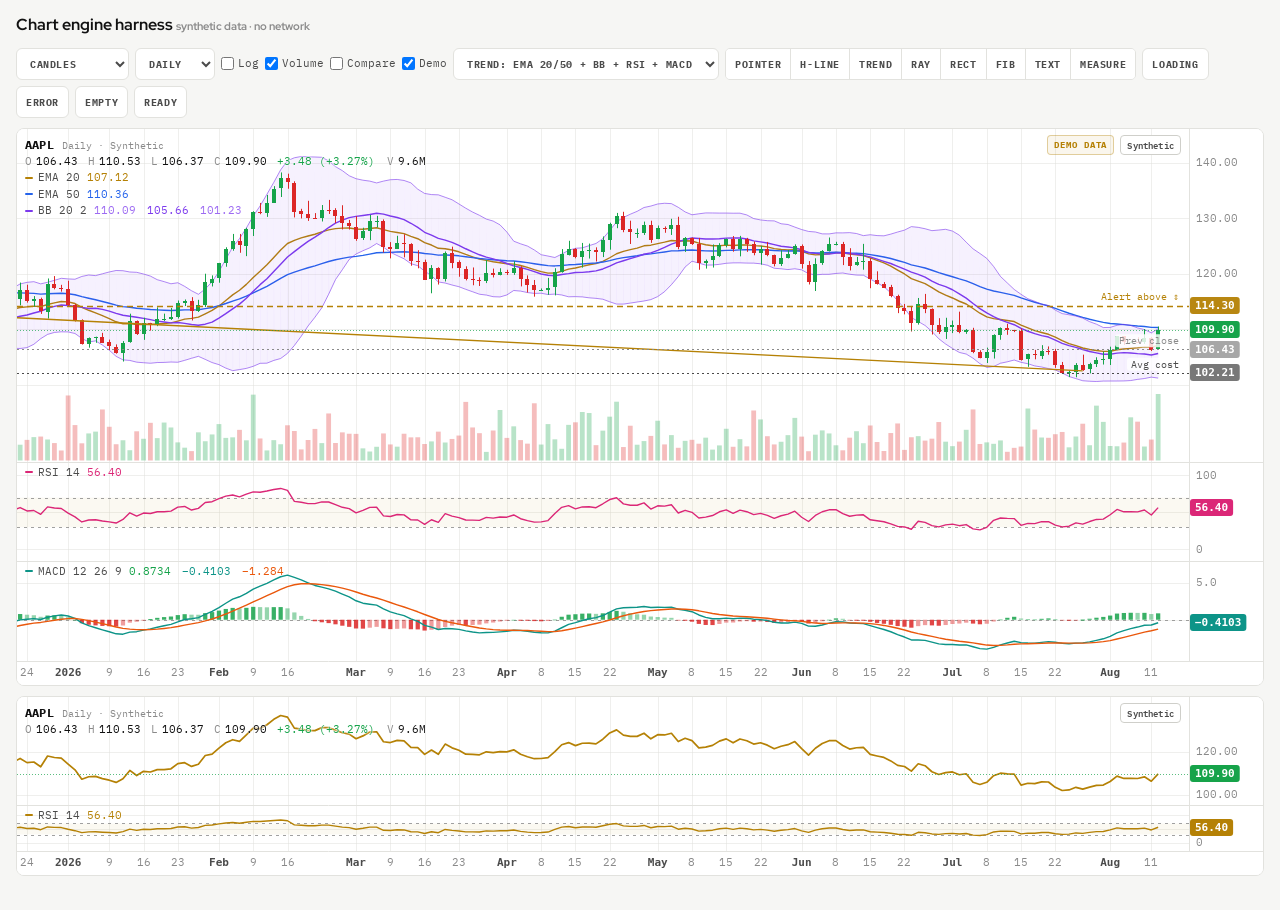
<file: tests/chart-harness.html>
<!doctype html>
<html lang="en">
<head>
<meta charset="utf-8" />
<meta name="viewport" content="width=device-width, initial-scale=1" />
<title>Chart Harness</title>
<link rel="stylesheet" href="../fonts/carino-fonts.css" />
<link rel="stylesheet" href="../carino-ui.css" />
<link rel="stylesheet" href="../css/stocks.css" />
<link rel="stylesheet" href="../css/chart.css" />
<script>
  /* The app itself is dark-only; this light set exists so the chart engine can
     be checked against a light theme. Applied at runtime because the fleet
     tokens are declared once, in carino-ui.css. */
  if (matchMedia('(prefers-color-scheme: light)').matches && document.documentElement.dataset.theme !== 'dark') {
    const L = { 'bg':'#f6f6f4', 'bg-elev':'#ffffff', 'bg-card':'#ffffff', 'accent':'#b58105', 'accent-hi':'#a16207',
      'accent-faint':'rgba(181,129,5,.07)', 'accent-dim':'rgba(181,129,5,.35)', 'border':'#e2e2de', 'border-hi':'#cfcfca',
      'text':'#111', 'text-sec':'#4b4b4b', 'text-muted':'#8a8a8a', 'ok':'#16a34a', 'warn':'#b58105', 'err':'#dc2626' };
    for (const k in L) document.documentElement.style.setProperty('--' + k, L[k]);
  }
</script>
<style>
  @media (prefers-color-scheme: light) {
    :root:not([data-theme="dark"]) .cc-root{ --chart-s2:#2563eb; --chart-s3:#7c3aed; --chart-s4:#db2777; --chart-s5:#0d9488; --chart-s6:#ea580c; }
  }
  body{padding:12px 16px;gap:10px;}
  h1{font-family:var(--display);font-size:1rem;color:var(--text);}
  .bar{display:flex;flex-wrap:wrap;gap:6px;align-items:center;}
  .bar label{font-family:var(--mono);font-size:.68rem;color:var(--text-sec);display:inline-flex;gap:4px;align-items:center;}
  .cs-btn,select.cs-btn{background:var(--bg-card);}
  #main{height:min(62vh,560px);border:1px solid var(--border);border-radius:8px;overflow:hidden;}
  #second{height:180px;border:1px solid var(--border);border-radius:8px;overflow:hidden;}
  #log{font-family:var(--mono);font-size:.64rem;color:var(--text-muted);min-height:1.2em;white-space:pre-wrap;}
</style>
</head>
<body>
<h1>Chart engine harness <span style="color:var(--text-muted);font-size:.7rem">synthetic data · no network</span></h1>
<div class="bar" id="controls">
  <select class="cs-btn" id="type">
    <option value="candle">Candles</option><option value="ohlc">OHLC</option><option value="heikin">Heikin-Ashi</option>
    <option value="line">Line</option><option value="area">Area</option><option value="baseline">Baseline</option>
  </select>
  <select class="cs-btn" id="interval"><option value="1d">Daily</option><option value="5m">5 min</option><option value="1w">Weekly</option></select>
  <label><input type="checkbox" id="log" /> Log</label>
  <label><input type="checkbox" id="vol" checked /> Volume</label>
  <label><input type="checkbox" id="cmp" /> Compare</label>
  <label><input type="checkbox" id="demo" checked /> Demo</label>
  <select class="cs-btn" id="preset">
    <option value="trend">Trend: EMA 20/50 + BB + RSI + MACD</option>
    <option value="clean">Clean</option>
    <option value="ichi">Ichimoku + SuperTrend + ADX</option>
    <option value="vol">VWAP + PSAR + Vol MA + OBV + Stoch</option>
    <option value="pivots">Pivots + Keltner + Donchian + CCI</option>
  </select>
  <span class="seg" id="tools">
    <button class="cs-btn seg-btn" data-tool="">Pointer</button>
    <button class="cs-btn seg-btn" data-tool="hline">H-line</button>
    <button class="cs-btn seg-btn" data-tool="trend">Trend</button>
    <button class="cs-btn seg-btn" data-tool="ray">Ray</button>
    <button class="cs-btn seg-btn" data-tool="rect">Rect</button>
    <button class="cs-btn seg-btn" data-tool="fib">Fib</button>
    <button class="cs-btn seg-btn" data-tool="text">Text</button>
    <button class="cs-btn seg-btn" data-tool="measure">Measure</button>
  </span>
  <button class="cs-btn" data-state="loading">Loading</button>
  <button class="cs-btn" data-state="error">Error</button>
  <button class="cs-btn" data-state="empty">Empty</button>
  <button class="cs-btn" data-state="ready">Ready</button>
</div>
<div id="main"></div>
<div id="second"></div>
<div id="log"></div>

<script type="module">
import { createChart } from '../js/chart.js';

// Seeded GBM so screenshots are reproducible run to run.
function rng(seed) { let s = seed >>> 0; return () => { s = (s * 1664525 + 1013904223) >>> 0; return s / 4294967296; }; }
function gauss(r) { let u = 0, v = 0; while (!u) u = r(); while (!v) v = r(); return Math.sqrt(-2 * Math.log(u)) * Math.cos(2 * Math.PI * v); }
function synth({ n, start, step, price, vol, seed, intraday }) {
  const r = rng(seed), out = [];
  let t = start, c = price;
  while (out.length < n) {
    const d = new Date(t);
    const wd = d.getUTCDay();
    if (step >= 86400000 && step < 7 * 86400000 && (wd === 0 || wd === 6)) { t += step; continue; }
    if (intraday) {
      const mins = d.getUTCHours() * 60 + d.getUTCMinutes();
      if (wd === 0 || wd === 6 || mins < 14 * 60 + 30 || mins >= 21 * 60) { t += step; continue; }
    }
    const o = c;
    c = Math.max(0.5, o * Math.exp(vol * gauss(r) + 0.0004));
    const h = Math.max(o, c) * (1 + Math.abs(gauss(r)) * vol * 0.5);
    const l = Math.min(o, c) * (1 - Math.abs(gauss(r)) * vol * 0.5);
    out.push({ t, o, h, l, c, v: Math.round(Math.exp(15 + gauss(r) * 0.45) * (intraday ? 0.05 : 1)) });
    t += step;
  }
  return out;
}
const DATA = {
  '1d': synth({ n: 420, start: Date.UTC(2025, 0, 2), step: 86400000, price: 182, vol: 0.017, seed: 7 }),
  '5m': synth({ n: 78 * 5, start: Date.UTC(2026, 8, 28, 14, 30), step: 300000, price: 412.3, vol: 0.0022, seed: 11, intraday: true }),
  '1w': synth({ n: 260, start: Date.UTC(2021, 0, 4), step: 7 * 86400000, price: 0.42, vol: 0.06, seed: 3 }),
};
const CMP = {
  '1d': [{ symbol: 'SPY', bars: synth({ n: 420, start: Date.UTC(2025, 0, 2), step: 86400000, price: 590, vol: 0.009, seed: 21 }) },
         { symbol: 'QQQ', bars: synth({ n: 420, start: Date.UTC(2025, 0, 2), step: 86400000, price: 510, vol: 0.012, seed: 33 }) }],
};
const PRESETS = {
  clean: [],
  trend: [{ id: 'ema', params: { period: 20 } }, { id: 'ema', params: { period: 50 } }, { id: 'bb' }, { id: 'rsi' }, { id: 'macd' }],
  ichi: [{ id: 'ichimoku' }, { id: 'supertrend' }, { id: 'adx' }],
  vol: [{ id: 'vwap', params: { bands: 1 } }, { id: 'psar' }, { id: 'volma' }, { id: 'obv' }, { id: 'stoch' }],
  pivots: [{ id: 'pivots' }, { id: 'keltner' }, { id: 'donchian' }, { id: 'cci' }],
};
const SYM = { '1d': 'AAPL', '5m': 'MSFT', '1w': 'DOGE-USD' };

const logEl = document.getElementById('log');
const log = (s) => { logEl.textContent = s; window.__events.push(s); };
window.__events = [];

const second = createChart(document.getElementById('second'), {});
const chart = createChart(document.getElementById('main'), {
  onDrawingsChange: (d) => { window.__drawings = d; log('drawings: ' + d.length + ' ' + d.map((x) => x.type).join(',')); },
  onCrosshair: (c) => { second.syncCrosshair(c ? c.t : null); },
  onLevelDrag: (lv, p) => { log('level drag: ' + lv.label + ' -> ' + p.toFixed(2)); lv.price = p; chart.setLevels(levels()); },
  onRequestAlert: (p) => log('alert requested at ' + p.toFixed(4)),
  onViewChange: (v) => { window.__view = v; },
  onToolChange: (t) => markTool(t),
});
window.__chart = chart; window.__second = second;

let alertLevel = { price: 0, label: 'Alert above', kind: 'alert', draggable: true };
const levels = () => {
  const b = DATA[cur()];
  const lastC = b[b.length - 1].c, prev = b[b.length - 2].c;
  if (!alertLevel.price || alertLevel.iv !== cur()) { alertLevel.price = +(lastC * 1.04).toPrecision(6); alertLevel.iv = cur(); }
  return [alertLevel,
    { price: +(lastC * 0.93).toPrecision(6), label: 'Avg cost', kind: 'cost' },
    { price: prev, label: 'Prev close', kind: 'prevClose' }];
};
const $ = (id) => document.getElementById(id);
const cur = () => $('interval').value;
function load() {
  const iv = cur();
  chart.setData({ bars: DATA[iv], symbol: SYM[iv], currency: 'USD', interval: iv, isDemo: $('demo').checked, source: 'Synthetic' });
  second.setData({ bars: DATA[iv], symbol: SYM[iv], interval: iv, source: 'Synthetic' });
  second.setType('line'); second.setVolume(false);
  second.setIndicators([{ id: 'rsi' }]);
  chart.setCompare($('cmp').checked && CMP[iv] ? CMP[iv] : []);
  chart.setLevels(levels());
}
function markTool(t) { for (const b of document.querySelectorAll('#tools button')) b.classList.toggle('active', (b.dataset.tool || null) === (t || null)); }
$('type').onchange = () => chart.setType($('type').value);
$('interval').onchange = load;
$('log').onchange = () => chart.setLog($('log').checked);
$('vol').onchange = () => chart.setVolume($('vol').checked);
$('cmp').onchange = load;
$('demo').onchange = load;
$('preset').onchange = () => chart.setIndicators(PRESETS[$('preset').value]);
for (const b of document.querySelectorAll('#tools button')) b.onclick = () => { chart.setTool(b.dataset.tool || null); markTool(b.dataset.tool || null); };
for (const b of document.querySelectorAll('[data-state]')) b.onclick = () => chart.setState(b.dataset.state);

const q = new URLSearchParams(location.search);
if (q.get('interval')) $('interval').value = q.get('interval');
if (q.get('type')) $('type').value = q.get('type');
if (q.get('preset')) $('preset').value = q.get('preset');
if (q.get('cmp')) $('cmp').checked = true;
if (q.get('log')) $('log').checked = true;
load();
chart.setType($('type').value);
chart.setLog($('log').checked);
chart.setIndicators(PRESETS[$('preset').value]);
chart.setDrawings([
  { id: 'demo-trend', type: 'trend', points: [{ t: DATA[cur()][Math.floor(DATA[cur()].length * 0.55)].t, p: DATA[cur()][Math.floor(DATA[cur()].length * 0.55)].l }, { t: DATA[cur()][DATA[cur()].length - 12].t, p: DATA[cur()][DATA[cur()].length - 12].l }] },
]);
window.__ready = true;
</script>
</body>
</html>
</file>
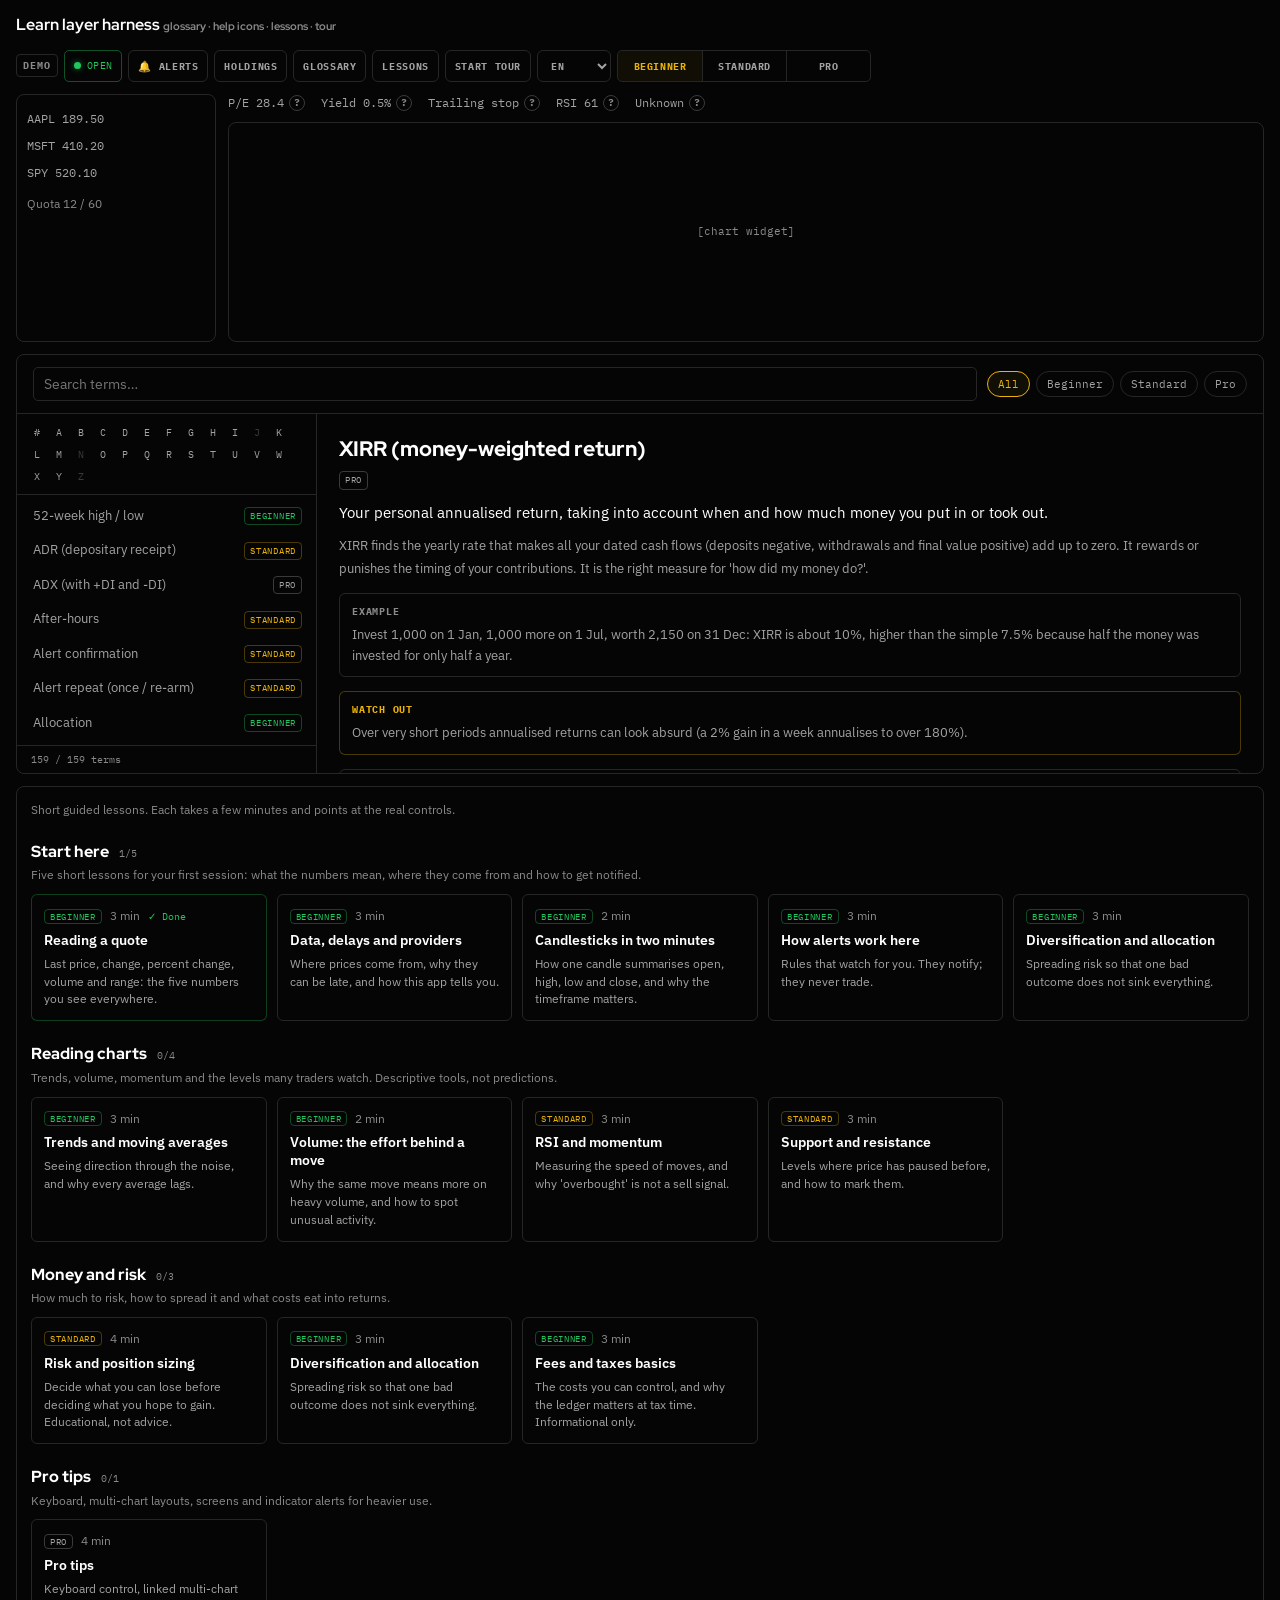
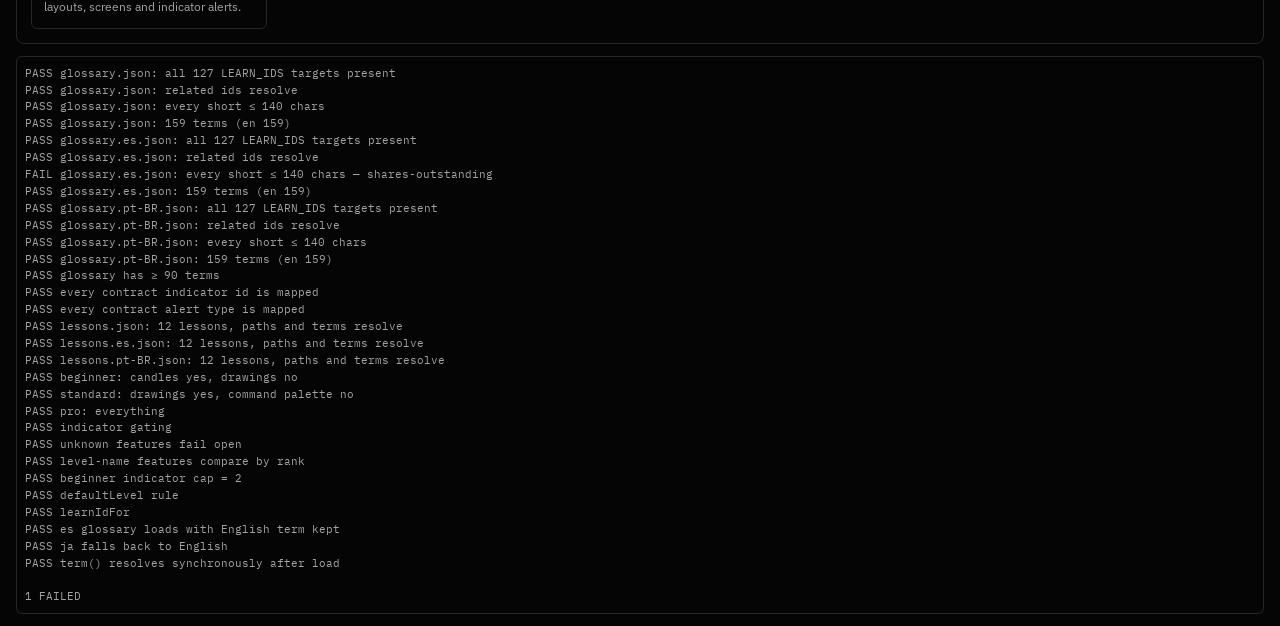
<file: tests/learn-harness.html>
<!doctype html>
<html lang="en">
<head>
<meta charset="utf-8" />
<meta name="viewport" content="width=device-width, initial-scale=1" />
<title>Learn Harness</title>
<link rel="stylesheet" href="../fonts/carino-fonts.css" />
<link rel="stylesheet" href="../carino-ui.css" />
<link rel="stylesheet" href="../css/stocks.css" />
<link rel="stylesheet" href="../css/workspace.css" />
<link rel="stylesheet" href="../css/learn.css" />
<style>
  body{padding:12px 16px;gap:12px;}
  h1{font-family:var(--display);font-size:1rem;}
  .bar{display:flex;flex-wrap:wrap;gap:6px;align-items:center;}
  .mock{display:grid;grid-template-columns:200px 1fr;gap:12px;}
  .mock-rail{border:1px solid var(--border);border-radius:8px;padding:10px;}
  .mock-rail li{list-style:none;font-family:var(--mono);font-size:.76rem;padding:4px 0;color:var(--text-sec);}
  .mock-chart{border:1px solid var(--border);border-radius:8px;height:220px;display:flex;align-items:center;justify-content:center;color:var(--text-muted);font-family:var(--mono);font-size:.7rem;}
  .kv{display:flex;flex-wrap:wrap;gap:16px;font-family:var(--mono);font-size:.72rem;color:var(--text-sec);}
  .kv span{display:inline-flex;align-items:center;}
  #embed{border:1px solid var(--border);border-radius:8px;height:420px;overflow:hidden;}
  #lessonsEmbed{border:1px solid var(--border);border-radius:8px;padding:14px;}
  #results{font-family:var(--mono);font-size:.66rem;white-space:pre-wrap;color:var(--text-sec);border:1px solid var(--border);border-radius:6px;padding:8px;}
  @media (max-width:640px){ .mock{grid-template-columns:1fr;} }
</style>
<script>
  // Minimal stand-in for carino-lang.js: same surface (current, set, event).
  (function () {
    var current = new URLSearchParams(location.search).get('lang') || 'en';
    window.CarinoLang = {
      get current() { return current; },
      set: function (c) { current = c; document.documentElement.lang = c; window.dispatchEvent(new CustomEvent('carino:langchange', { detail: { lang: c } })); },
    };
    document.documentElement.lang = current;
  })();
</script>
</head>
<body>
<h1>Learn layer harness <span style="color:var(--text-muted);font-size:.7rem">glossary · help icons · lessons · tour</span></h1>

<div class="bar">
  <span class="live-chip" id="modeChip">DEMO</span>
  <button class="sess-chip" id="sessChip" data-state="open"><span class="sc-dot"></span><span>OPEN</span></button>
  <button class="cs-btn" id="btnAlerts">🔔 Alerts</button>
  <button class="cs-btn" id="btnHoldings">Holdings</button>
  <button class="cs-btn" id="openGloss">Glossary</button>
  <button class="cs-btn" id="openLessons">Lessons</button>
  <button class="cs-btn" id="tour">Start tour</button>
  <select class="cs-btn" id="lang"><option>en</option><option>es</option><option>pt-BR</option><option>ja</option></select>
  <span id="levelHost"></span>
</div>

<div class="mock">
  <div class="mock-rail"><ul id="railList"><li>AAPL 189.50</li><li>MSFT 410.20</li><li>SPY 520.10</li></ul>
    <div id="quotaBox" class="learn-muted" style="margin-top:8px">Quota 12 / 60</div></div>
  <div>
    <div class="kv" id="kv">
      <span data-learn="pe">P/E 28.4</span>
      <span data-learn="dividend-yield">Yield 0.5%</span>
      <span data-learn="trailStop" data-learn-kind="alerts">Trailing stop</span>
      <span id="rsiLabel">RSI 61</span>
      <span data-learn="does-not-exist">Unknown</span>
    </div>
    <div class="mock-chart" data-kind="chart" style="margin-top:10px">[chart widget]</div>
  </div>
</div>

<div id="embed"></div>
<div id="lessonsEmbed"></div>
<pre id="results">running…</pre>

<script type="module">
  import * as L from '../js/learn.js';
  window.L = L;
  const $ = (id) => document.getElementById(id);
  const out = [];
  let fails = 0;
  const ok = (cond, msg) => { out.push((cond ? 'PASS ' : 'FAIL ') + msg); if (!cond) fails++; };

  // Progress lives in the store in the real app; here, in memory.
  const seen = new Set(['reading-quote']);
  L.configure({ seen: () => [...seen], onSeen: (id) => seen.add(id) });

  L.decorate(document);
  $('rsiLabel').appendChild(L.helpIcon('rsi', { kind: 'indicators' }));
  $('levelHost').appendChild(L.levelPicker('beginner', (lv) => { window.lastLevel = lv; }));
  window.gloss = L.mountGlossary($('embed'), { initial: 'xirr' });
  window.lessons = L.mountLessons($('lessonsEmbed'));
  $('openGloss').onclick = () => L.openGlossary('spread');
  $('openLessons').onclick = () => L.openLessons();
  $('tour').onclick = () => { window.tourApi = L.startTour([
    { title: 'Welcome', body: 'A centred intro step with no target.' },
    { target: '#modeChip', title: 'Data source', body: 'Demo or live.' },
    { target: '#nope-missing', title: 'Missing', body: 'This step must be skipped.' },
    { target: '#railList', title: 'Watchlist', body: 'Your symbols.', try: 'Click one.' },
    { target: '[data-kind="chart"]', title: 'Chart', body: 'Candles live here.' },
  ], { onEnd: (r) => { window.tourResult = r; } }); };
  $('lang').onchange = (e) => window.CarinoLang.set(e.target.value);

  // ---- data integrity: every LEARN_IDS target exists in every language ----
  const files = ['glossary.json', 'glossary.es.json', 'glossary.pt-BR.json'];
  const maps = await Promise.all(files.map((f) => fetch('../data/' + f).then((r) => r.json())));
  const ids = new Set();
  for (const k of Object.keys(L.LEARN_IDS)) for (const v of Object.values(L.LEARN_IDS[k])) ids.add(v);
  files.forEach((f, n) => {
    const missing = [...ids].filter((id) => !maps[n][id]);
    ok(!missing.length, f + ': all ' + ids.size + ' LEARN_IDS targets present' + (missing.length ? ' — missing ' + missing.join(', ') : ''));
    const badRel = [];
    for (const [id, t] of Object.entries(maps[n])) for (const r of t.related || []) if (!maps[0][r]) badRel.push(id + '→' + r);
    ok(!badRel.length, f + ': related ids resolve' + (badRel.length ? ' — ' + badRel.join(', ') : ''));
    const long = Object.entries(maps[n]).filter(([, t]) => (t.short || '').length > 140).map(([id]) => id);
    ok(!long.length, f + ': every short ≤ 140 chars' + (long.length ? ' — ' + long.join(', ') : ''));
    ok(Object.keys(maps[n]).length === Object.keys(maps[0]).length, f + ': ' + Object.keys(maps[n]).length + ' terms (en ' + Object.keys(maps[0]).length + ')');
  });
  ok(Object.keys(maps[0]).length >= 90, 'glossary has ≥ 90 terms');
  const need = ['sma','ema','wma','vwap','bb','keltner','donchian','ichimoku','psar','supertrend','rsi','macd','stoch','stochrsi','atr','adx','obv','mfi','cci','willr','roc','cmf','volma'];
  ok(need.every((k) => L.LEARN_IDS.indicators[k]), 'every contract indicator id is mapped');
  const alerts = ['price','pct','pctFromOpen','gap','volume','relVolume','high52Prox','low52Prox','newHigh52','newLow52','trailStop','smaCross','emaCross','maCross','rsi','macdCross','bbBreak','atrMove','portfolioValue','portfolioDayPL','portfolioDayPct'];
  ok(alerts.every((k) => L.LEARN_IDS.alerts[k]), 'every contract alert type is mapped');
  for (const lf of ['lessons.json', 'lessons.es.json', 'lessons.pt-BR.json']) {
    const ls = await fetch('../data/' + lf).then((r) => r.json());
    const lids = new Set(ls.lessons.map((l) => l.id));
    const badRef = ls.paths.flatMap((p) => p.lessons.filter((id) => !lids.has(id)));
    const badTerm = ls.lessons.flatMap((l) => (l.learn || []).filter((id) => !maps[0][id]).map((id) => l.id + ':' + id));
    ok(!badRef.length && !badTerm.length && ls.lessons.length >= 11, lf + ': ' + ls.lessons.length + ' lessons, paths and terms resolve' + (badRef.concat(badTerm).length ? ' — ' + badRef.concat(badTerm).join(', ') : ''));
  }

  // ---- levels ----
  ok(L.levelAllows('beginner', 'chart.type.candle') && !L.levelAllows('beginner', 'chart.drawings'), 'beginner: candles yes, drawings no');
  ok(L.levelAllows('standard', 'chart.drawings') && !L.levelAllows('standard', 'commandPalette'), 'standard: drawings yes, command palette no');
  ok(L.levelAllows('pro', 'providerDiagnostics') && L.levelAllows('pro', 'indicator.ichimoku'), 'pro: everything');
  ok(!L.levelAllows('beginner', 'indicator.ichimoku') && L.levelAllows('beginner', 'indicator.rsi'), 'indicator gating');
  ok(L.levelAllows('beginner', 'unknown.feature'), 'unknown features fail open');
  ok(!L.levelAllows('beginner', 'pro') && L.levelAllows('pro', 'standard'), 'level-name features compare by rank');
  ok(L.levelLimit('beginner', 'indicators') === 2, 'beginner indicator cap = 2');
  ok(L.defaultLevel({}) === 'beginner' && L.defaultLevel({ hasWatchlist: true }) === 'standard', 'defaultLevel rule');
  ok(L.learnIdFor('alerts', 'trailStop') === 'trailing-stop' && L.learnIdFor('x', 'rsi') === 'rsi', 'learnIdFor');

  // ---- glossary load + fallback ----
  const es = await L.loadGlossary('es');
  ok(es.rsi && es.rsi.term.includes('RSI') && es.rsi.termEn.startsWith('RSI'), 'es glossary loads with English term kept');
  const ja = await L.loadGlossary('ja');
  ok(ja.rsi && ja.rsi.term === maps[0].rsi.term, 'ja falls back to English');
  await L.loadGlossary();
  ok(L.term('pe') && L.term('pe').short.length > 0, 'term() resolves synchronously after load');

  document.getElementById('results').textContent = out.join('\n') + '\n\n' + (fails ? fails + ' FAILED' : 'ALL PASS');
  document.getElementById('results').dataset.pass = fails ? 'false' : 'true';
  window.harnessDone = true;
</script>
</body>
</html>
</file>
<file: fonts/carino-fonts.css>
/* Carino brand fonts — self-hosted (IBM Plex Mono/Sans + Red Hat Display), latin + latin-ext + cyrillic.
   Generated from upstream OFL sources; replaces the Google Fonts <link>. */
/* latin-ext */
@font-face {
  font-family: 'IBM Plex Mono';
  font-style: normal;
  font-weight: 400;
  font-display: swap;
  src: url(./IBMPlexMono-400-latin-ext.woff2) format('woff2');
  unicode-range: U+0100-02BA, U+02BD-02C5, U+02C7-02CC, U+02CE-02D7, U+02DD-02FF, U+0304, U+0308, U+0329, U+1D00-1DBF, U+1E00-1E9F, U+1EF2-1EFF, U+2020, U+20A0-20AB, U+20AD-20C0, U+2113, U+2C60-2C7F, U+A720-A7FF;
}
/* latin */
@font-face {
  font-family: 'IBM Plex Mono';
  font-style: normal;
  font-weight: 400;
  font-display: swap;
  src: url(./IBMPlexMono-400-latin.woff2) format('woff2');
  unicode-range: U+0000-00FF, U+0131, U+0152-0153, U+02BB-02BC, U+02C6, U+02DA, U+02DC, U+0304, U+0308, U+0329, U+2000-206F, U+20AC, U+2122, U+2191, U+2193, U+2212, U+2215, U+FEFF, U+FFFD;
}
/* latin-ext */
@font-face {
  font-family: 'IBM Plex Mono';
  font-style: normal;
  font-weight: 500;
  font-display: swap;
  src: url(./IBMPlexMono-500-latin-ext.woff2) format('woff2');
  unicode-range: U+0100-02BA, U+02BD-02C5, U+02C7-02CC, U+02CE-02D7, U+02DD-02FF, U+0304, U+0308, U+0329, U+1D00-1DBF, U+1E00-1E9F, U+1EF2-1EFF, U+2020, U+20A0-20AB, U+20AD-20C0, U+2113, U+2C60-2C7F, U+A720-A7FF;
}
/* latin */
@font-face {
  font-family: 'IBM Plex Mono';
  font-style: normal;
  font-weight: 500;
  font-display: swap;
  src: url(./IBMPlexMono-500-latin.woff2) format('woff2');
  unicode-range: U+0000-00FF, U+0131, U+0152-0153, U+02BB-02BC, U+02C6, U+02DA, U+02DC, U+0304, U+0308, U+0329, U+2000-206F, U+20AC, U+2122, U+2191, U+2193, U+2212, U+2215, U+FEFF, U+FFFD;
}
/* latin-ext */
@font-face {
  font-family: 'IBM Plex Mono';
  font-style: normal;
  font-weight: 600;
  font-display: swap;
  src: url(./IBMPlexMono-600-latin-ext.woff2) format('woff2');
  unicode-range: U+0100-02BA, U+02BD-02C5, U+02C7-02CC, U+02CE-02D7, U+02DD-02FF, U+0304, U+0308, U+0329, U+1D00-1DBF, U+1E00-1E9F, U+1EF2-1EFF, U+2020, U+20A0-20AB, U+20AD-20C0, U+2113, U+2C60-2C7F, U+A720-A7FF;
}
/* latin */
@font-face {
  font-family: 'IBM Plex Mono';
  font-style: normal;
  font-weight: 600;
  font-display: swap;
  src: url(./IBMPlexMono-600-latin.woff2) format('woff2');
  unicode-range: U+0000-00FF, U+0131, U+0152-0153, U+02BB-02BC, U+02C6, U+02DA, U+02DC, U+0304, U+0308, U+0329, U+2000-206F, U+20AC, U+2122, U+2191, U+2193, U+2212, U+2215, U+FEFF, U+FFFD;
}
/* latin-ext */
@font-face {
  font-family: 'IBM Plex Mono';
  font-style: normal;
  font-weight: 700;
  font-display: swap;
  src: url(./IBMPlexMono-700-latin-ext.woff2) format('woff2');
  unicode-range: U+0100-02BA, U+02BD-02C5, U+02C7-02CC, U+02CE-02D7, U+02DD-02FF, U+0304, U+0308, U+0329, U+1D00-1DBF, U+1E00-1E9F, U+1EF2-1EFF, U+2020, U+20A0-20AB, U+20AD-20C0, U+2113, U+2C60-2C7F, U+A720-A7FF;
}
/* latin */
@font-face {
  font-family: 'IBM Plex Mono';
  font-style: normal;
  font-weight: 700;
  font-display: swap;
  src: url(./IBMPlexMono-700-latin.woff2) format('woff2');
  unicode-range: U+0000-00FF, U+0131, U+0152-0153, U+02BB-02BC, U+02C6, U+02DA, U+02DC, U+0304, U+0308, U+0329, U+2000-206F, U+20AC, U+2122, U+2191, U+2193, U+2212, U+2215, U+FEFF, U+FFFD;
}
/* latin-ext */
@font-face {
  font-family: 'IBM Plex Sans';
  font-style: normal;
  font-weight: 300;
  font-stretch: 100%;
  font-display: swap;
  src: url(./IBMPlexSans-300-latin-ext.woff2) format('woff2');
  unicode-range: U+0100-02BA, U+02BD-02C5, U+02C7-02CC, U+02CE-02D7, U+02DD-02FF, U+0304, U+0308, U+0329, U+1D00-1DBF, U+1E00-1E9F, U+1EF2-1EFF, U+2020, U+20A0-20AB, U+20AD-20C0, U+2113, U+2C60-2C7F, U+A720-A7FF;
}
/* latin */
@font-face {
  font-family: 'IBM Plex Sans';
  font-style: normal;
  font-weight: 300;
  font-stretch: 100%;
  font-display: swap;
  src: url(./IBMPlexSans-300-latin.woff2) format('woff2');
  unicode-range: U+0000-00FF, U+0131, U+0152-0153, U+02BB-02BC, U+02C6, U+02DA, U+02DC, U+0304, U+0308, U+0329, U+2000-206F, U+20AC, U+2122, U+2191, U+2193, U+2212, U+2215, U+FEFF, U+FFFD;
}
/* latin-ext */
@font-face {
  font-family: 'IBM Plex Sans';
  font-style: normal;
  font-weight: 400;
  font-stretch: 100%;
  font-display: swap;
  src: url(./IBMPlexSans-400-latin-ext.woff2) format('woff2');
  unicode-range: U+0100-02BA, U+02BD-02C5, U+02C7-02CC, U+02CE-02D7, U+02DD-02FF, U+0304, U+0308, U+0329, U+1D00-1DBF, U+1E00-1E9F, U+1EF2-1EFF, U+2020, U+20A0-20AB, U+20AD-20C0, U+2113, U+2C60-2C7F, U+A720-A7FF;
}
/* latin */
@font-face {
  font-family: 'IBM Plex Sans';
  font-style: normal;
  font-weight: 400;
  font-stretch: 100%;
  font-display: swap;
  src: url(./IBMPlexSans-400-latin.woff2) format('woff2');
  unicode-range: U+0000-00FF, U+0131, U+0152-0153, U+02BB-02BC, U+02C6, U+02DA, U+02DC, U+0304, U+0308, U+0329, U+2000-206F, U+20AC, U+2122, U+2191, U+2193, U+2212, U+2215, U+FEFF, U+FFFD;
}
/* latin-ext */
@font-face {
  font-family: 'IBM Plex Sans';
  font-style: normal;
  font-weight: 500;
  font-stretch: 100%;
  font-display: swap;
  src: url(./IBMPlexSans-500-latin-ext.woff2) format('woff2');
  unicode-range: U+0100-02BA, U+02BD-02C5, U+02C7-02CC, U+02CE-02D7, U+02DD-02FF, U+0304, U+0308, U+0329, U+1D00-1DBF, U+1E00-1E9F, U+1EF2-1EFF, U+2020, U+20A0-20AB, U+20AD-20C0, U+2113, U+2C60-2C7F, U+A720-A7FF;
}
/* latin */
@font-face {
  font-family: 'IBM Plex Sans';
  font-style: normal;
  font-weight: 500;
  font-stretch: 100%;
  font-display: swap;
  src: url(./IBMPlexSans-500-latin.woff2) format('woff2');
  unicode-range: U+0000-00FF, U+0131, U+0152-0153, U+02BB-02BC, U+02C6, U+02DA, U+02DC, U+0304, U+0308, U+0329, U+2000-206F, U+20AC, U+2122, U+2191, U+2193, U+2212, U+2215, U+FEFF, U+FFFD;
}
/* latin-ext */
@font-face {
  font-family: 'IBM Plex Sans';
  font-style: normal;
  font-weight: 600;
  font-stretch: 100%;
  font-display: swap;
  src: url(./IBMPlexSans-600-latin-ext.woff2) format('woff2');
  unicode-range: U+0100-02BA, U+02BD-02C5, U+02C7-02CC, U+02CE-02D7, U+02DD-02FF, U+0304, U+0308, U+0329, U+1D00-1DBF, U+1E00-1E9F, U+1EF2-1EFF, U+2020, U+20A0-20AB, U+20AD-20C0, U+2113, U+2C60-2C7F, U+A720-A7FF;
}
/* latin */
@font-face {
  font-family: 'IBM Plex Sans';
  font-style: normal;
  font-weight: 600;
  font-stretch: 100%;
  font-display: swap;
  src: url(./IBMPlexSans-600-latin.woff2) format('woff2');
  unicode-range: U+0000-00FF, U+0131, U+0152-0153, U+02BB-02BC, U+02C6, U+02DA, U+02DC, U+0304, U+0308, U+0329, U+2000-206F, U+20AC, U+2122, U+2191, U+2193, U+2212, U+2215, U+FEFF, U+FFFD;
}
/* latin-ext */
@font-face {
  font-family: 'IBM Plex Sans';
  font-style: normal;
  font-weight: 700;
  font-stretch: 100%;
  font-display: swap;
  src: url(./IBMPlexSans-700-latin-ext.woff2) format('woff2');
  unicode-range: U+0100-02BA, U+02BD-02C5, U+02C7-02CC, U+02CE-02D7, U+02DD-02FF, U+0304, U+0308, U+0329, U+1D00-1DBF, U+1E00-1E9F, U+1EF2-1EFF, U+2020, U+20A0-20AB, U+20AD-20C0, U+2113, U+2C60-2C7F, U+A720-A7FF;
}
/* latin */
@font-face {
  font-family: 'IBM Plex Sans';
  font-style: normal;
  font-weight: 700;
  font-stretch: 100%;
  font-display: swap;
  src: url(./IBMPlexSans-700-latin.woff2) format('woff2');
  unicode-range: U+0000-00FF, U+0131, U+0152-0153, U+02BB-02BC, U+02C6, U+02DA, U+02DC, U+0304, U+0308, U+0329, U+2000-206F, U+20AC, U+2122, U+2191, U+2193, U+2212, U+2215, U+FEFF, U+FFFD;
}
/* latin-ext */
@font-face {
  font-family: 'Red Hat Display';
  font-style: normal;
  font-weight: 400;
  font-display: swap;
  src: url(./RedHatDisplay-400-latin-ext.woff2) format('woff2');
  unicode-range: U+0100-02BA, U+02BD-02C5, U+02C7-02CC, U+02CE-02D7, U+02DD-02FF, U+0304, U+0308, U+0329, U+1D00-1DBF, U+1E00-1E9F, U+1EF2-1EFF, U+2020, U+20A0-20AB, U+20AD-20C0, U+2113, U+2C60-2C7F, U+A720-A7FF;
}
/* latin */
@font-face {
  font-family: 'Red Hat Display';
  font-style: normal;
  font-weight: 400;
  font-display: swap;
  src: url(./RedHatDisplay-400-latin.woff2) format('woff2');
  unicode-range: U+0000-00FF, U+0131, U+0152-0153, U+02BB-02BC, U+02C6, U+02DA, U+02DC, U+0304, U+0308, U+0329, U+2000-206F, U+20AC, U+2122, U+2191, U+2193, U+2212, U+2215, U+FEFF, U+FFFD;
}
/* latin-ext */
@font-face {
  font-family: 'Red Hat Display';
  font-style: normal;
  font-weight: 500;
  font-display: swap;
  src: url(./RedHatDisplay-500-latin-ext.woff2) format('woff2');
  unicode-range: U+0100-02BA, U+02BD-02C5, U+02C7-02CC, U+02CE-02D7, U+02DD-02FF, U+0304, U+0308, U+0329, U+1D00-1DBF, U+1E00-1E9F, U+1EF2-1EFF, U+2020, U+20A0-20AB, U+20AD-20C0, U+2113, U+2C60-2C7F, U+A720-A7FF;
}
/* latin */
@font-face {
  font-family: 'Red Hat Display';
  font-style: normal;
  font-weight: 500;
  font-display: swap;
  src: url(./RedHatDisplay-500-latin.woff2) format('woff2');
  unicode-range: U+0000-00FF, U+0131, U+0152-0153, U+02BB-02BC, U+02C6, U+02DA, U+02DC, U+0304, U+0308, U+0329, U+2000-206F, U+20AC, U+2122, U+2191, U+2193, U+2212, U+2215, U+FEFF, U+FFFD;
}
/* latin-ext */
@font-face {
  font-family: 'Red Hat Display';
  font-style: normal;
  font-weight: 700;
  font-display: swap;
  src: url(./RedHatDisplay-700-latin-ext.woff2) format('woff2');
  unicode-range: U+0100-02BA, U+02BD-02C5, U+02C7-02CC, U+02CE-02D7, U+02DD-02FF, U+0304, U+0308, U+0329, U+1D00-1DBF, U+1E00-1E9F, U+1EF2-1EFF, U+2020, U+20A0-20AB, U+20AD-20C0, U+2113, U+2C60-2C7F, U+A720-A7FF;
}
/* latin */
@font-face {
  font-family: 'Red Hat Display';
  font-style: normal;
  font-weight: 700;
  font-display: swap;
  src: url(./RedHatDisplay-700-latin.woff2) format('woff2');
  unicode-range: U+0000-00FF, U+0131, U+0152-0153, U+02BB-02BC, U+02C6, U+02DA, U+02DC, U+0304, U+0308, U+0329, U+2000-206F, U+20AC, U+2122, U+2191, U+2193, U+2212, U+2215, U+FEFF, U+FFFD;
}
/* latin-ext */
@font-face {
  font-family: 'Red Hat Display';
  font-style: normal;
  font-weight: 800;
  font-display: swap;
  src: url(./RedHatDisplay-800-latin-ext.woff2) format('woff2');
  unicode-range: U+0100-02BA, U+02BD-02C5, U+02C7-02CC, U+02CE-02D7, U+02DD-02FF, U+0304, U+0308, U+0329, U+1D00-1DBF, U+1E00-1E9F, U+1EF2-1EFF, U+2020, U+20A0-20AB, U+20AD-20C0, U+2113, U+2C60-2C7F, U+A720-A7FF;
}
/* latin */
@font-face {
  font-family: 'Red Hat Display';
  font-style: normal;
  font-weight: 800;
  font-display: swap;
  src: url(./RedHatDisplay-800-latin.woff2) format('woff2');
  unicode-range: U+0000-00FF, U+0131, U+0152-0153, U+02BB-02BC, U+02C6, U+02DA, U+02DC, U+0304, U+0308, U+0329, U+2000-206F, U+20AC, U+2122, U+2191, U+2193, U+2212, U+2215, U+FEFF, U+FFFD;
}
/* latin-ext */
@font-face {
  font-family: 'Red Hat Display';
  font-style: normal;
  font-weight: 900;
  font-display: swap;
  src: url(./RedHatDisplay-900-latin-ext.woff2) format('woff2');
  unicode-range: U+0100-02BA, U+02BD-02C5, U+02C7-02CC, U+02CE-02D7, U+02DD-02FF, U+0304, U+0308, U+0329, U+1D00-1DBF, U+1E00-1E9F, U+1EF2-1EFF, U+2020, U+20A0-20AB, U+20AD-20C0, U+2113, U+2C60-2C7F, U+A720-A7FF;
}
/* latin */
@font-face {
  font-family: 'Red Hat Display';
  font-style: normal;
  font-weight: 900;
  font-display: swap;
  src: url(./RedHatDisplay-900-latin.woff2) format('woff2');
  unicode-range: U+0000-00FF, U+0131, U+0152-0153, U+02BB-02BC, U+02C6, U+02DA, U+02DC, U+0304, U+0308, U+0329, U+2000-206F, U+20AC, U+2122, U+2191, U+2193, U+2212, U+2215, U+FEFF, U+FFFD;
}

/* ---------------------------------------------------------------
   Cyrillic (Russian). Gated by unicode-range, so visitors reading
   any other language never download these files.
   Declared per weight rather than as one variable-weight range:
   when a family also has discrete-weight latin faces, browsers
   match a discrete face first and skip a range face entirely.
   Red Hat Display/Text have no Cyrillic glyphs upstream, so Russian
   headings fall through the existing stack to IBM Plex Sans.
   --------------------------------------------------------------- */
/* cyrillic */
@font-face {
  font-family: 'IBM Plex Mono';
  font-style: normal;
  font-weight: 400;
  font-display: swap;
  src: url(./IBMPlexMono-400-cyrillic.woff2) format('woff2');
  unicode-range: U+0301, U+0400-045F, U+0490-0491, U+04B0-04B1, U+2116;
}

/* cyrillic */
@font-face {
  font-family: 'IBM Plex Mono';
  font-style: normal;
  font-weight: 500;
  font-display: swap;
  src: url(./IBMPlexMono-500-cyrillic.woff2) format('woff2');
  unicode-range: U+0301, U+0400-045F, U+0490-0491, U+04B0-04B1, U+2116;
}

/* cyrillic */
@font-face {
  font-family: 'IBM Plex Mono';
  font-style: normal;
  font-weight: 600;
  font-display: swap;
  src: url(./IBMPlexMono-600-cyrillic.woff2) format('woff2');
  unicode-range: U+0301, U+0400-045F, U+0490-0491, U+04B0-04B1, U+2116;
}

/* cyrillic */
@font-face {
  font-family: 'IBM Plex Mono';
  font-style: normal;
  font-weight: 700;
  font-display: swap;
  src: url(./IBMPlexMono-700-cyrillic.woff2) format('woff2');
  unicode-range: U+0301, U+0400-045F, U+0490-0491, U+04B0-04B1, U+2116;
}

/* cyrillic */
@font-face {
  font-family: 'IBM Plex Sans';
  font-style: normal;
  font-weight: 300;
  font-stretch: 100%;
  font-display: swap;
  src: url(./IBMPlexSans-cyrillic.woff2) format('woff2');
  unicode-range: U+0301, U+0400-045F, U+0490-0491, U+04B0-04B1, U+2116;
}

/* cyrillic */
@font-face {
  font-family: 'IBM Plex Sans';
  font-style: normal;
  font-weight: 400;
  font-stretch: 100%;
  font-display: swap;
  src: url(./IBMPlexSans-cyrillic.woff2) format('woff2');
  unicode-range: U+0301, U+0400-045F, U+0490-0491, U+04B0-04B1, U+2116;
}

/* cyrillic */
@font-face {
  font-family: 'IBM Plex Sans';
  font-style: normal;
  font-weight: 500;
  font-stretch: 100%;
  font-display: swap;
  src: url(./IBMPlexSans-cyrillic.woff2) format('woff2');
  unicode-range: U+0301, U+0400-045F, U+0490-0491, U+04B0-04B1, U+2116;
}

/* cyrillic */
@font-face {
  font-family: 'IBM Plex Sans';
  font-style: normal;
  font-weight: 600;
  font-stretch: 100%;
  font-display: swap;
  src: url(./IBMPlexSans-cyrillic.woff2) format('woff2');
  unicode-range: U+0301, U+0400-045F, U+0490-0491, U+04B0-04B1, U+2116;
}

/* cyrillic */
@font-face {
  font-family: 'IBM Plex Sans';
  font-style: normal;
  font-weight: 700;
  font-stretch: 100%;
  font-display: swap;
  src: url(./IBMPlexSans-cyrillic.woff2) format('woff2');
  unicode-range: U+0301, U+0400-045F, U+0490-0491, U+04B0-04B1, U+2116;
}
</file>
<file: carino-ui.css>
/* ============================================================
   carino-ui.css — the shared Carino UI: design tokens, base and every
   production component. Canonical copy: Branding/carino-ui.css.
   Carino-Systems/propagate.sh copies it byte-for-byte into each site, the
   same way it copies carino-navbar.js; a site opts in by linking it BEFORE
   its own stylesheet. Sites may add new tokens (--kind-*, --cat-*) but never
   redefine one declared here. Documented at https://branding.carino.systems/
   ============================================================ */
    /* ============================================================
       Carino Branding — the canonical design tokens & components.
       This file IS the reference: view-source, or use the per-section
       Copy buttons to lift a snippet into another project.
       Hosted at branding.carino.systems. Tokens mirror
       Carino-Systems/index.html :root.
       ============================================================ */
    :root {
      --bg:            #050505;   /* near-black page background        */
      --bg-elev:       #0d0d0d;   /* elevated surface (inputs, code)   */
      --bg-card:       #0b0b0b;   /* card / panel background           */
      --accent:        #eab308;   /* Sharp Gold — the one accent       */
      --accent-faint:  rgba(234,179,8,0.05);
      --accent-glow:   rgba(234,179,8,0.15);
      --accent-dim:    rgba(234,179,8,0.30);
      --border:        #262626;   /* hairline borders                  */
      --border-hv:     #eab308;   /* border on hover/focus             */
      --text:          #ffffff;   /* primary text                      */
      --text-sec:      #a3a3a3;   /* secondary text                    */
      --text-muted:    #8a8a8a;   /* muted / labels                    */
      --ok:            #22c55e;
      --warn:          #eab308;
      --err:           #ef4444;
      --info:          #38bdf8;   /* informational; the fourth toast state, previously a magic number */
      --stage-grad:    radial-gradient(1200px 520px at 50% -12%, rgba(234,179,8,0.08) 0%, transparent 60%), linear-gradient(180deg,#0b0b0b 0%,#050505 100%);
      --gold-text:     linear-gradient(130deg,#fef08a 0%,#eab308 50%,#b45309 100%);
      --sans: 'IBM Plex Sans', system-ui, -apple-system, sans-serif;
      --mono: 'IBM Plex Mono', ui-monospace, SFMono-Regular, Menlo, monospace;
      --display: 'Red Hat Display', var(--sans);
      --radius: 10px;
      --nav-h: 60px;     /* carino-navbar.js height; it stays on screen, so stick things under it */
      /* Breakpoints (media queries cannot read a token, so these are the rule):
         900px and below, a workspace settings rail becomes a drawer;
         640px and below, the phone layout. Nothing else. */

      /* ---- type scale ----------------------------------------------
         Thirteen named steps and nothing in between: size text with a
         token, never a raw value. --fs-micro is the legibility floor —
         no UI text below it, ever. Display sizes are fluid (clamp), so
         heroes never overflow a laptop. Body base stays 15–16px.
         (Decorative glyphs — watermark numerals, emoji, SVG-canvas
         labels — may size freely; the scale governs readable text.)
         px equivalents assume the 16px root. */
      --fs-micro:   0.6rem;    /*  9.6px  tiny tags, fine print, table meta   */
      --fs-label:   0.65rem;   /* 10.4px  mono uppercase labels, chips        */
      --fs-btn:     0.7rem;    /* 11.2px  buttons, tabs, kickers, nav         */
      --fs-sm:      0.8rem;    /* 12.8px  dense UI text, tables, alerts, code */
      --fs-mono:    0.85rem;   /* 13.6px  mono data, ledes in mono            */
      --fs-sec:     0.9rem;    /* 14.4px  secondary prose                     */
      --fs-body:    1rem;      /* 16px    primary reading text                */
      --fs-lg:      1.05rem;   /* 16.8px  emphasised body, card titles        */
      --fs-h3:      1.2rem;    /* 19.2px  card / panel headings               */
      --fs-h2:      1.5rem;    /* 24px    section headings                    */
      --fs-h1:      1.9rem;    /* 30.4px  page headings                       */
      --fs-display: 2.4rem;    /* 38.4px  display text, the wordmark          */
      --fs-hero:    clamp(2.6rem, 7vw, 4.6rem);  /* landing hero — always fluid */
    }

    * { box-sizing: border-box; }

    /* Slim scrollbars in every engine — the cross-browser recipe projects copy.
       ::-webkit-scrollbar covers Chromium + WebKit; Firefox has no pseudo-element,
       only these two inherited properties, so setting them on :root cascades to
       every scroll container. Keep both — neither engine reads the other's. */
    :root { scrollbar-width: thin; scrollbar-color: #3a3a3a transparent; }
    ::-webkit-scrollbar { width: 8px; height: 8px; }
    ::-webkit-scrollbar-track { background: transparent; }
    ::-webkit-scrollbar-thumb { background: #3a3a3a; border-radius: 6px; }
    ::-webkit-scrollbar-thumb:hover { background: var(--accent-dim); }
    body {
      margin: 0; background: var(--bg); color: var(--text);
      font-family: var(--sans); font-size: 15px; line-height: 1.6;
      -webkit-font-smoothing: antialiased;
    }
    a { color: var(--accent); }
    /* Components below set display:flex/grid; the hidden attribute still wins. */
    [hidden] { display: none !important; }
    code, .mono { font-family: var(--mono); }
    /* ============ 3. typography ============ */
    .t-hero { font-family: var(--display); font-weight: 900; font-size: var(--fs-hero); text-transform: uppercase; line-height: 0.95; }
    .t-display { font-family: var(--display); font-weight: 900; font-size: var(--fs-display); text-transform: uppercase; line-height: 1; }
    .t-h1 { font-family: var(--display); font-weight: 900; font-size: var(--fs-h1); text-transform: uppercase; }
    .t-h2 { font-family: var(--display); font-weight: 900; font-size: var(--fs-h2); text-transform: uppercase; }
    .t-h3 { font-family: var(--display); font-weight: 900; font-size: var(--fs-h3); text-transform: uppercase; }
    .t-lg { font-family: var(--sans); font-size: var(--fs-lg); font-weight: 700; color: var(--text); }
    .t-body { font-family: var(--sans); font-size: var(--fs-body); color: var(--text); }
    .t-sec { font-family: var(--sans); font-size: var(--fs-sec); color: var(--text-sec); }
    .t-mono { font-family: var(--mono); font-size: var(--fs-mono); color: var(--text); }
    .t-sm { font-family: var(--sans); font-size: var(--fs-sm); color: var(--text-sec); }
    .t-btn-sample { font-family: var(--mono); font-size: var(--fs-btn); font-weight: 700; text-transform: uppercase; letter-spacing: 0.06em; color: var(--text-sec); }
    .t-label { font-family: var(--mono); font-size: var(--fs-label); text-transform: uppercase; letter-spacing: 0.14em; color: var(--text-muted); }
    .t-micro { font-family: var(--mono); font-size: var(--fs-micro); text-transform: uppercase; letter-spacing: 0.08em; color: var(--text-muted); }
    .wordmark { font-family: var(--display); font-weight: 900; font-size: var(--fs-display); background: var(--gold-text); -webkit-background-clip: text; background-clip: text; -webkit-text-fill-color: transparent; }

    /* ============ 4. buttons ============ */
    .btn {
      display: inline-flex; align-items: center; gap: 8px;
      font-family: var(--mono); font-size: var(--fs-btn); font-weight: 700;
      text-transform: uppercase; letter-spacing: 0.06em;
      padding: 0 16px; height: 38px; border-radius: 6px; cursor: pointer;
      border: 1px solid var(--border); background: transparent; color: var(--text-sec);
      transition: 0.18s; text-decoration: none;
    }
    .btn:hover { border-color: var(--accent); color: var(--accent); background: var(--accent-faint); }
    .btn-primary { background: var(--accent); border-color: var(--accent); color: #050505; }
    .btn-primary:hover { background: #fbbf24; color: #050505; box-shadow: 0 4px 16px var(--accent-glow); }
    .btn-ghost { border-color: transparent; }
    .btn-ghost:hover { border-color: var(--border); background: transparent; color: var(--text); }
    .btn:disabled, .btn.disabled { opacity: 0.35; pointer-events: none; }

    /* toggle / segmented buttons (module & template style) */
    .toggle-btn {
      font-family: var(--mono); font-size: var(--fs-btn); text-transform: uppercase; letter-spacing: 0.05em;
      padding: 8px 14px; border-radius: 4px; cursor: pointer; transition: 0.18s;
      border: 1px solid var(--border); background: transparent; color: var(--text-sec);
    }
    .toggle-btn:hover { border-color: var(--accent); color: var(--accent); background: var(--accent-faint); }
    .toggle-btn.active { background: var(--accent); border-color: var(--accent); color: #050505; font-weight: 700; }

    /* ============ 5. tabs ============ */
    .tabbar { display: flex; gap: 4px; border-bottom: 1px solid var(--border); }
    .tabbtn {
      font-family: var(--mono); font-size: var(--fs-btn); text-transform: uppercase; letter-spacing: 0.06em;
      padding: 10px 16px; cursor: pointer; color: var(--text-sec); background: transparent;
      border: none; border-bottom: 2px solid transparent; margin-bottom: -1px; transition: 0.15s;
    }
    .tabbtn:hover { color: var(--text); }
    .tabbtn.active { color: var(--accent); border-bottom-color: var(--accent); }
    .tabpane { padding: 18px 2px 2px; color: var(--text-sec); font-size: var(--fs-sec); }

    /* ============ 6. forms ============ */
    .field { display: flex; flex-direction: column; gap: 6px; min-width: 220px; }
    .field label { font-family: var(--mono); font-size: var(--fs-micro); text-transform: uppercase; letter-spacing: 0.1em; color: var(--text-muted); }
    .input, .select, .textarea {
      background: var(--bg-elev); border: 1px solid var(--border); border-radius: 6px;
      color: var(--text); font-family: var(--mono); font-size: var(--fs-sm);
      padding: 9px 11px; width: 100%; transition: 0.15s;
    }
    .input:focus, .select:focus, .textarea:focus { outline: none; border-color: var(--accent); box-shadow: 0 0 0 3px var(--accent-faint); }
    .textarea { resize: vertical; min-height: 84px; line-height: 1.5; }
    .select option { background: #111; }
    .check { display: inline-flex; align-items: center; gap: 8px; font-family: var(--mono); font-size: var(--fs-btn); text-transform: uppercase; color: var(--text-sec); cursor: pointer; }
    .check input { accent-color: var(--accent); width: 15px; height: 15px; }
    /* switch */
    .switch { position: relative; width: 42px; height: 22px; flex-shrink: 0; }
    .switch input { opacity: 0; width: 0; height: 0; }
    .switch .track { position: absolute; inset: 0; background: var(--bg-elev); border: 1px solid var(--border); border-radius: 999px; transition: 0.2s; }
    .switch .track::before { content: ""; position: absolute; width: 16px; height: 16px; left: 2px; top: 2px; background: var(--text-muted); border-radius: 50%; transition: 0.2s; }
    .switch input:checked + .track { background: var(--accent-faint); border-color: var(--accent); }
    .switch input:checked + .track::before { transform: translateX(20px); background: var(--accent); }

    /* ============ 7. alerts ============ */
    .alert { border: 1px solid; border-radius: 8px; padding: 12px 14px; font-family: var(--mono); font-size: var(--fs-sm); line-height: 1.5; margin-bottom: 10px; }
    .alert:last-child { margin-bottom: 0; }
    .alert.ok   { color: #86efac; background: rgba(34,197,94,0.08);  border-color: rgba(34,197,94,0.5); }
    .alert.warn { color: #fcd34d; background: rgba(234,179,8,0.08);  border-color: rgba(234,179,8,0.45); }
    .alert.err  { color: #fca5a5; background: rgba(239,68,68,0.08);  border-color: rgba(239,68,68,0.5); }
    .alert.info { color: #bae6fd; background: color-mix(in srgb, var(--info) 8%, transparent); border-color: color-mix(in srgb, var(--info) 50%, transparent); }
    .alert code { background: #1a1a1a; padding: 1px 5px; border-radius: 3px; color: #fde68a; }
    .alert b { color: #fde68a; }

    /* ============ 8. badges & chips ============ */
    .chip-tag { font-family: var(--mono); font-size: var(--fs-micro); font-weight: 700; letter-spacing: 0.14em; text-transform: uppercase; color: var(--accent); border: 1px solid var(--border); border-radius: 4px; padding: 3px 6px; text-decoration: none; }
    /* split-brand: in the navbar the chip is an <a href="./"> (app reload) next
       to the wordmark's <a href="https://carino.systems/"> (hub) */
    a.chip-tag { transition: 0.2s; }
    a.chip-tag:hover { border-color: var(--accent); background: var(--accent-glow); }
    .chip-tz { font-family: var(--mono); font-size: var(--fs-micro); font-weight: 700; color: #050505; background: var(--accent); padding: 2px 5px; border-radius: 3px; }
    .pill { font-family: var(--mono); font-size: var(--fs-micro); text-transform: uppercase; letter-spacing: 0.05em; border-radius: 999px; padding: 3px 10px; border: 1px solid; }
    .pill.ok  { color: var(--ok);  border-color: rgba(34,197,94,0.4);  background: rgba(34,197,94,0.08); }
    .pill.warn{ color: var(--warn);border-color: rgba(234,179,8,0.4);  background: rgba(234,179,8,0.08); }
    .pill.err { color: var(--err); border-color: rgba(239,68,68,0.4);  background: rgba(239,68,68,0.08); }
    .dot { display: inline-flex; align-items: center; gap: 7px; font-family: var(--mono); font-size: var(--fs-btn); color: var(--text-sec); }
    .dot::before { content: ""; width: 8px; height: 8px; border-radius: 50%; background: var(--accent); box-shadow: 0 0 8px var(--accent); }
    .dot.live::before { animation: pulse 1.6s infinite; }
    @keyframes pulse { 0%,100% { opacity: 1; } 50% { opacity: 0.35; } }
    /* AI Bloat Certified: a two-part seal for the top of a project page. Gold half with the
       rosette, dark half with the verdict; one gold hairline around both. */
    .cert-badge { display: inline-flex; align-items: stretch; vertical-align: middle; font-family: var(--mono); font-size: var(--fs-label); font-weight: 700; letter-spacing: 0.12em; text-transform: uppercase; line-height: 1; border: 1px solid var(--accent); border-radius: 5px; overflow: hidden; white-space: nowrap; box-shadow: 0 0 14px var(--accent-glow); }
    .cert-badge .cert-l { display: inline-flex; align-items: center; gap: 6px; padding: 5px 8px 5px 5px; background: var(--accent); color: #050505; }
    .cert-badge .cert-r { display: inline-flex; align-items: center; padding: 5px 9px; background: var(--bg-card); color: var(--accent); }
    .cert-badge .cert-seal { width: 15px; height: 15px; flex: none; }
    .cert-badge .cert-rosette { fill: #050505; }
    .cert-badge .cert-check { fill: none; stroke: var(--accent); stroke-width: 1.9; stroke-linecap: round; stroke-linejoin: round; }

    /* ============ 9. cards ============ */
    .card {
      display: flex; flex-direction: column; background: var(--bg-card);
      border: 1px solid var(--border); padding: 22px; border-radius: 12px; transition: 0.22s;
    }
    .card:hover { border-color: var(--accent); background: linear-gradient(145deg,#17120a 0%,#0b0b0b 100%); transform: translateY(-4px); box-shadow: 0 14px 28px rgba(0,0,0,0.6), 0 0 22px var(--accent-glow); }
    .c-title { font-size: var(--fs-lg); font-weight: 700; margin-bottom: 6px; }
    .c-desc { font-size: var(--fs-mono); color: var(--text-sec); line-height: 1.6; flex: 1; }
    .c-link { margin-top: 16px; font-family: var(--mono); font-size: var(--fs-btn); text-transform: uppercase; letter-spacing: 0.1em; font-weight: 700; color: var(--accent); }
    .card-grid { display: grid; grid-template-columns: repeat(auto-fill, minmax(220px,1fr)); gap: 14px; }
    .panel-header { display: flex; justify-content: space-between; align-items: flex-end; border-bottom: 1px solid var(--border); padding-bottom: 14px; }
    .panel-title { font-family: var(--display); font-weight: 900; font-size: var(--fs-h1); text-transform: uppercase; letter-spacing: 1px; }
    .panel-desc { font-family: var(--mono); font-size: var(--fs-sm); color: var(--text-sec); margin-top: 6px; }
    .panel-num { font-family: var(--display); font-weight: 900; font-size: 3.2rem; line-height: 0.8; color: rgba(234,179,8,0.12); user-select: none; }

    /* ============ 10. dropdown / diagnostics ============ */
    .diag-wrap { position: relative; display: inline-block; }
    .diag-toggle {
      display: inline-flex; align-items: center; gap: 8px; cursor: pointer;
      background: transparent; border: 1px solid var(--border); color: var(--text-sec);
      font-family: var(--mono); font-size: var(--fs-btn); text-transform: uppercase; letter-spacing: 0.05em;
      padding: 8px 12px; border-radius: 6px; transition: 0.18s;
    }
    .diag-toggle:hover, .diag-toggle.open { border-color: var(--accent); color: var(--accent); background: var(--accent-faint); }
    .diag-dropdown {
      position: absolute; top: calc(100% + 8px); right: 0; width: 260px;
      background: var(--bg-card); border: 1px solid var(--accent-dim); border-radius: 8px;
      padding: 14px; box-shadow: 0 18px 40px rgba(0,0,0,0.7); display: none; z-index: 20;
    }
    .diag-dropdown.open { display: block; }
    .diag-section { font-family: var(--mono); font-size: var(--fs-micro); text-transform: uppercase; letter-spacing: 0.1em; color: var(--text-muted); opacity: 0.6; border-bottom: 1px solid var(--border); padding-bottom: 3px; margin: 4px 0 8px; }
    .diag-row { display: flex; justify-content: space-between; font-family: var(--mono); font-size: var(--fs-btn); margin-bottom: 6px; }
    .diag-lbl { color: var(--text-muted); text-transform: uppercase; letter-spacing: 0.05em; }
    .diag-val { color: var(--text); }
    /* Wrap two short readings in .diag-pair to put them on one line. Each half
       keeps its natural width, so a long value or translation wraps the pair
       back into full-width rows instead of truncating. */
    .diag-pair { display: flex; flex-wrap: wrap; justify-content: space-between; column-gap: 20px; }
    .diag-pair > .diag-row { flex: 0 1 auto; min-width: max-content; gap: 8px; }

    /* ============ 11. table ============ */
    table.data { width: 100%; border-collapse: collapse; font-family: var(--mono); font-size: var(--fs-sm); }
    table.data th { text-align: left; color: var(--text-muted); text-transform: uppercase; letter-spacing: 0.06em; font-size: var(--fs-micro); font-weight: 700; padding: 8px 12px; border-bottom: 1px solid var(--border); }
    table.data td { padding: 9px 12px; border-bottom: 1px solid var(--border); color: var(--text-sec); }
    table.data tr:hover td { background: var(--accent-faint); color: var(--text); }

    /* ============ 12. code ============ */
    pre.code { background: var(--bg-elev); border: 1px solid var(--border); border-radius: 8px; padding: 16px; overflow-x: auto; font-family: var(--mono); font-size: var(--fs-sm); line-height: 1.6; color: #e0e0e0; margin: 0; }
    pre.code .k { color: var(--accent); }
    pre.code .c { color: var(--text-muted); }

    /* ============ 13. loading ============ */
    .spinner { width: 26px; height: 26px; border: 2px solid var(--border); border-top-color: var(--accent); border-radius: 50%; animation: spin 0.8s linear infinite; }
    @keyframes spin { to { transform: rotate(360deg); } }
    .progress { width: 260px; height: 6px; background: var(--bg-elev); border: 1px solid var(--border); border-radius: 999px; overflow: hidden; }
    .progress > span { display: block; height: 100%; width: 62%; background: var(--accent); border-radius: 999px; box-shadow: 0 0 10px var(--accent-glow); }
    .ekg { width: 180px; height: 44px; }
    .ekg .trace { fill: none; stroke: var(--accent); stroke-width: 2; stroke-linecap: round; stroke-linejoin: round; filter: drop-shadow(0 0 4px var(--accent-glow)); stroke-dasharray: 320; stroke-dashoffset: 320; animation: ekg 1.8s linear infinite; }
    @keyframes ekg { to { stroke-dashoffset: -320; } }


    /* ============ 15. toast ============ */
    .toast {
      position: fixed; top: 76px; right: 20px; z-index: 9999;
      display: inline-flex; align-items: center; gap: 10px;
      font-family: var(--mono); font-size: var(--fs-sm); font-weight: 700;
      padding: 11px 16px; border-radius: 8px; border: 1px solid;
      box-shadow: 0 10px 30px rgba(0,0,0,0.55);
      opacity: 0; transform: translateY(-10px); pointer-events: none; transition: 0.2s ease;
    }
    .toast.show { opacity: 1; transform: translateY(0); pointer-events: auto; }
    .toast.ok   { color: #86efac; background: rgba(34,197,94,0.10); border-color: rgba(34,197,94,0.5); }
    .toast.info { color: #bae6fd; background: color-mix(in srgb, var(--info) 10%, transparent); border-color: color-mix(in srgb, var(--info) 50%, transparent); }
    .toast.warn { color: #fde68a; background: rgba(234,179,8,0.10); border-color: rgba(234,179,8,0.45); }
    .toast.err  { color: #fca5a5; background: rgba(239,68,68,0.10); border-color: rgba(239,68,68,0.5); }

    /* ============ 16. navbar action portal ============ */
    /* carino-navbar.js relocates the real DOM node marked [data-carino-actions]
       into the navbar's .cn-right (handlers and ids survive) and removes the
       [data-carino-strip] wrapper. Controls riding in the bar follow this 32px
       recipe — the compact sibling of .btn. */
    .cs-btn {
      display: inline-flex; align-items: center; gap: 6px; height: 32px; padding: 0 12px;
      font-family: var(--mono); font-size: var(--fs-label); font-weight: 700;
      text-transform: uppercase; letter-spacing: 0.06em; white-space: nowrap;
      border: 1px solid var(--border); border-radius: 6px; background: transparent;
      color: var(--text-sec); cursor: pointer; transition: 0.18s; text-decoration: none;
    }
    .cs-btn:hover { border-color: var(--accent); color: var(--accent); background: var(--accent-faint); }
    .cs-btn:disabled, .cs-btn.disabled { opacity: 0.35; pointer-events: none; }
    /* a toggle that is on (pause, a chosen view, sound) */
    .cs-btn[aria-pressed="true"] { border-color: var(--accent); color: var(--accent); background: var(--accent-faint); }
    /* the one filled control in the bar: a page's main action */
    .cs-btn.primary { background: var(--accent); border-color: var(--accent); color: #050505; }
    .cs-btn.primary:hover { background: #fbbf24; color: #050505; box-shadow: 0 4px 16px var(--accent-glow); }

    /* ---- Export menu: every output of a tool behind one navbar button ----
       <div class="cs-menu">
         <button class="cs-btn" aria-haspopup="true" aria-expanded="false">Export ▾</button>
         <div class="cs-menu-panel" role="menu" hidden>
           <button class="cs-menu-item" role="menuitem">PDF <span class="cs-menu-note">printable</span></button>
           <div class="cs-menu-div"></div> …
         </div>
       </div>
       carino-ui.js opens and closes it. When the navbar folds the controls
       into its ⋯ menu, the items show there directly. Reference: Topo. */
    .cs-menu { position: relative; display: flex; }
    .cs-caret { font-size: 0.6rem; opacity: 0.7; margin-left: 1px; }
    .cs-menu-panel {
      position: absolute; top: calc(100% + 6px); right: 0; z-index: 60; min-width: 210px; padding: 6px;
      display: flex; flex-direction: column; gap: 1px;
      background: var(--bg-card); border: 1px solid var(--border); border-radius: 8px; box-shadow: 0 12px 32px rgba(0,0,0,0.55);
    }
    .cs-menu-item {
      display: flex; align-items: center; gap: 8px; width: 100%; padding: 7px 10px; border: none; border-radius: 5px;
      background: transparent; color: var(--text-sec); font-family: var(--sans); font-size: var(--fs-sm);
      text-align: left; white-space: nowrap; cursor: pointer; transition: 0.15s; text-decoration: none;
    }
    .cs-menu-item:hover, .cs-menu-item:focus-visible { background: var(--accent-faint); color: var(--accent); outline: none; }
    .cs-menu-item.danger { color: #fca5a5; }
    .cs-menu-item.danger:hover { background: rgba(239,68,68,0.08); color: var(--err); }
    .cs-menu-item:disabled { opacity: 0.35; pointer-events: none; }
    .cs-menu-note { margin-left: auto; padding-left: 14px; font-family: var(--mono); font-size: var(--fs-micro); color: var(--text-muted); }
    .cs-menu-div { height: 1px; background: var(--border); margin: 4px; }
    /* On a phone the panel hangs from the screen's right edge, not the
       button's, so it never runs off the left side. */
    @media (max-width: 640px) { .cs-menu-panel { position: fixed; top: calc(var(--nav-h) + 6px); right: 12px; } }
    #carinoNav .cn-more-menu .cs-menu { flex-basis: 100%; }
    #carinoNav .cn-more-menu .cs-menu > [aria-haspopup] { display: none; }
    #carinoNav .cn-more-menu .cs-menu-panel, #carinoNav .cn-more-menu .cs-menu-panel[hidden] {
      display: flex !important; position: static; min-width: 0; padding: 0; border: 0; box-shadow: none; background: transparent;
    }

    /* ============ 17. dropzone ============ */
    .dropzone {
      border: 2px dashed var(--border); border-radius: 10px; padding: 30px 18px;
      text-align: center; cursor: pointer; background: var(--bg-elev);
      color: var(--text-sec); font-size: var(--fs-sec); transition: 0.18s;
    }
    .dropzone strong { font-family: var(--mono); color: var(--accent); font-weight: 700; }
    .dropzone:hover, .dropzone.dragover { border-color: var(--accent); background: var(--accent-faint); box-shadow: 0 0 24px var(--accent-glow); }
    .dropzone.success { border-color: var(--ok); border-style: solid; }
    .dz-icon { font-size: 1.6rem; margin-bottom: 8px; opacity: 0.8; }
    .dz-hint { font-family: var(--mono); font-size: var(--fs-label); color: var(--text-muted); margin-top: 6px; text-transform: uppercase; letter-spacing: 0.08em; }

    /* ============ 18. modal & scrim ============ */
    /* Above the navbar (which sits at 2147483000 to stay over app content),
       so a tall dialog's head is never hidden under it. */
    .modal-scrim {
      position: fixed; inset: 0; z-index: 2147483600; padding: 24px;
      display: flex; align-items: center; justify-content: center;
      background: rgba(0,0,0,0.65); -webkit-backdrop-filter: blur(6px); backdrop-filter: blur(6px);
    }
    .modal-scrim[hidden] { display: none; }
    /* .modal on a native <dialog>: closed, it stays closed (.modal sets display). */
    dialog.modal:not([open]) { display: none; }
    dialog.modal { padding: 0; color: inherit; }
    /* keep the fleet's 16px side gutter on a phone (.modal's width replaces the UA margins) */
    dialog.modal { max-width: min(520px, calc(100% - 32px)); }
    dialog.modal::backdrop { background: rgba(0,0,0,0.65); -webkit-backdrop-filter: blur(6px); backdrop-filter: blur(6px); }
    .modal {
      display: flex; flex-direction: column; width: 100%; max-width: 520px;
      max-height: min(90vh, 640px); overflow: hidden;
      background: var(--bg-card); border: 1px solid var(--border); border-radius: 14px;
      box-shadow: 0 30px 80px rgba(0,0,0,0.75);
    }
    .modal-head { display: flex; align-items: center; gap: 12px; padding: 16px 18px; border-bottom: 1px solid var(--border); }
    /* the title (or the block wrapping title + subtitle) takes the row, so ✕ sits at the end */
    .modal-head > :first-child { flex: 1; min-width: 0; }
    .modal-title { font-family: var(--display); font-weight: 900; font-size: var(--fs-lg); text-transform: uppercase; letter-spacing: 0.5px; flex: 1; }
    .modal-sub { font-family: var(--mono); font-size: var(--fs-label); color: var(--text-muted); text-transform: uppercase; letter-spacing: 0.08em; }
    .modal-x { border: none; background: transparent; color: var(--text-muted); font-size: var(--fs-lg); line-height: 1; cursor: pointer; padding: 4px 8px; border-radius: 6px; transition: 0.15s; }
    .modal-x:hover { color: var(--accent); background: var(--accent-faint); }
    .modal-body { padding: 18px; color: var(--text-sec); font-size: var(--fs-sec); overflow-y: auto; }
    .modal-foot { display: flex; justify-content: flex-end; gap: 10px; padding: 14px 18px; border-top: 1px solid var(--border); }

    /* ============ 18b. report preview ============ */
    /* Every PDF or printed report opens here before anything is saved or printed.
       One layout fleet-wide: everything the user reads or sets sits in the left
       column (.rpv-side: title and ✕, status, options, file name), Print and
       Download at the foot of that column (.rpv-actions, primary last), and the
       document itself on the right (.rpv-stage) at paper width, scaled, never
       reflowed. The scrim starts under the pinned navbar and stays below it, so
       the navbar's own menus still open over it. On a phone the column folds:
       head, status, options and name above the document, the buttons along the
       bottom edge. Markup:
         <div class="rpv-scrim" hidden><div class="rpv" role="dialog" aria-modal="true" aria-labelledby="…">
           <aside class="rpv-side">
             <div class="rpv-head"><h2 class="rpv-title" id="…">…</h2><button class="modal-x rpv-x" data-close>✕</button></div>
             <p class="rpv-status" role="status" aria-live="polite"></p>
             <div class="rpv-opts">…</div>
             <div class="rpv-format">…</div>      (CarinoPdf.formatSwitch(): File  PDF | HTML)
             <p class="rpv-name"></p>
             <div class="rpv-actions"><button class="btn">Print</button><button class="btn btn-primary">Download PDF</button></div>
       Every report offers its file as PDF or HTML: the switch sits under the options,
       never inside their scroll, and the one Download button follows it
       (carino-pdf.js makes both files).
           </aside>
           <div class="rpv-stage"><iframe class="rpv-frame"></iframe></div>
         </div></div>
       A page that opens and traps it with CarinoUI.modal keeps class="modal-scrim rpv-scrim".
       A preview that must sit over another modal <dialog> can itself be
       <dialog class="rpv-scrim"> opened with showModal() (that makes the navbar inert
       while it is open; show() over the page does not). The options scroll inside the
       column, so Print and Download never leave the screen. A stage whose frame is
       scaled with a transform (phones) adds .rpv-fit so it does not scroll into the
       unscaled box. */
    .rpv-scrim, .modal-scrim.rpv-scrim {
      position: fixed; inset: var(--nav-h, 0px) 0 0 0; z-index: 2147482000; padding: 16px;
      display: flex; align-items: stretch; justify-content: center;
      background: rgba(0,0,0,0.65); -webkit-backdrop-filter: blur(6px); backdrop-filter: blur(6px);
    }
    .rpv-scrim[hidden], .rpv-scrim.hidden { display: none; }
    dialog.rpv-scrim { width: auto; height: auto; max-width: none; max-height: none; margin: 0; border: 0; color: var(--text); }
    dialog.rpv-scrim:not([open]) { display: none; }
    dialog.rpv-scrim::backdrop { background: transparent; }
    .rpv {
      display: grid; grid-template-columns: minmax(220px, 280px) minmax(0, 1fr);
      width: 100%; max-width: 1240px; height: 100%; min-height: 0; overflow: hidden;
      background: var(--bg-card); color: var(--text); border: 1px solid var(--border); border-radius: 14px;
      box-shadow: 0 30px 80px rgba(0,0,0,0.75);
    }
    .rpv-side {
      display: flex; flex-direction: column; gap: 14px; min-width: 0; min-height: 0;
      padding: 16px; border-right: 1px solid var(--border); overflow: hidden;
    }
    .rpv-head, .rpv-status, .rpv-format, .rpv-name, .rpv-actions { flex: none; }
    .rpv-head { display: flex; align-items: flex-start; gap: 8px; }
    .rpv-title {
      flex: 1; min-width: 0; margin: 0; overflow-wrap: anywhere;
      font-family: var(--display); font-weight: 900; font-size: var(--fs-lg);
      text-transform: uppercase; letter-spacing: 0.5px; line-height: 1.2;
    }
    .rpv-x { flex: none; margin: -4px -6px 0 0; }
    .rpv-status { margin: 0; font-family: var(--mono); font-size: var(--fs-label); color: var(--text-muted); letter-spacing: 0.04em; }
    .rpv-status:empty { display: none; }
    .rpv-opts { display: flex; flex-direction: column; gap: 12px; flex: 0 1 auto; min-height: 0; overflow-y: auto; font-size: var(--fs-sec); color: var(--text); }
    .rpv-opts[hidden], .rpv-opts:empty { display: none; }
    .rpv-opts fieldset { border: 0; margin: 0; padding: 0; min-width: 0; display: flex; flex-direction: column; gap: 6px; }
    .rpv-opts legend { padding: 0; margin-bottom: 6px; font-family: var(--mono); font-size: var(--fs-label); color: var(--text-muted); text-transform: uppercase; letter-spacing: 0.08em; }
    .rpv-opts label { display: flex; align-items: flex-start; gap: 8px; cursor: pointer; }
    .rpv-opts input[type=checkbox], .rpv-opts input[type=radio] { flex: none; margin: 3px 0 0; }
    .rpv-opts select { width: 100%; }
    .rpv-format { display: flex; align-items: center; justify-content: space-between; gap: 10px; }
    .rpv-format[hidden] { display: none; }
    .rpv-format-label { font-family: var(--mono); font-size: var(--fs-label); color: var(--text-muted); text-transform: uppercase; letter-spacing: 0.08em; }
    .rpv-format-seg { display: inline-flex; }
    .rpv-format-seg .toggle-btn { min-width: 64px; padding: 6px 12px; margin: 0; }
    .rpv-format-seg .toggle-btn:first-child { border-radius: 4px 0 0 4px; }
    .rpv-format-seg .toggle-btn:last-child { border-radius: 0 4px 4px 0; margin-left: -1px; }
    .rpv-format-seg .toggle-btn:focus-visible { position: relative; z-index: 1; }
    .rpv-name { margin: 0; font-family: var(--mono); font-size: var(--fs-label); color: var(--text-muted); overflow-wrap: anywhere; }
    .rpv-name:empty { display: none; }
    .rpv-actions {
      margin-top: auto; display: flex; flex-direction: column; gap: 8px;
      padding-top: 14px; border-top: 1px solid var(--border);
    }
    .rpv-actions > * { width: 100%; justify-content: center; text-align: center; margin: 0; height: auto; min-height: 38px; white-space: normal; line-height: 1.3; }
    .rpv-stage { position: relative; min-width: 0; min-height: 0; overflow: auto; background: #d6d8dc; }
    .rpv-frame { display: block; width: 100%; height: 100%; border: 0; background: #d6d8dc; }
    .rpv-frame[hidden] { display: none; }
    .rpv-stage.rpv-fit { overflow: hidden; }
    @media (max-width: 700px) {
      .rpv-scrim, .modal-scrim.rpv-scrim { padding: 0; }
      .rpv { display: flex; flex-direction: column; gap: 8px; border: 0; border-radius: 0; box-shadow: none; }
      .rpv-side { display: contents; }
      .rpv-head { order: 1; padding: 12px 12px 0; }
      .rpv-x { min-width: 44px; min-height: 44px; margin: -10px -8px 0 0; }
      .rpv-status { order: 2; padding: 0 12px; }
      .rpv-opts { order: 3; padding: 0 12px; gap: 8px; max-height: 42dvh; }
      .rpv-format { order: 4; padding: 0 12px; }
      .rpv-name { order: 4; padding: 0 12px; overflow: hidden; text-overflow: ellipsis; white-space: nowrap; overflow-wrap: normal; }
      .rpv-stage { order: 5; flex: 1; border-top: 1px solid var(--border); border-bottom: 1px solid var(--border); }
      .rpv-actions { order: 6; flex-direction: row; margin: 0; padding: 0 12px calc(12px + env(safe-area-inset-bottom, 0px)); border-top: 0; }
      .rpv-actions > * { flex: 1; width: auto; min-height: 44px; }
    }
    @media print { .rpv-scrim { display: none !important; } }

    /* copy button: the per-section Copy on the reference page and the
       floating copy on a command block (.copy-btn.term-copy) */
    .copy-btn {
      flex-shrink: 0; display: inline-flex; align-items: center; gap: 6px;
      font-family: var(--mono); font-size: var(--fs-micro); font-weight: 700;
      text-transform: uppercase; letter-spacing: 0.08em;
      padding: 7px 11px; border-radius: 6px; cursor: pointer; white-space: nowrap;
      border: 1px solid var(--border); background: transparent; color: var(--text-sec); transition: 0.18s;
    }
    .copy-btn:hover { border-color: var(--accent); color: var(--accent); background: var(--accent-faint); }
    .copy-btn.done { border-color: var(--ok); color: var(--ok); background: rgba(34,197,94,0.08); }
    .copy-btn svg { width: 13px; height: 13px; }

    /* ============ 19. command block ============ */
    .terminal-wrapper { position: relative; }
    .terminal { background: #000; border: 1px solid var(--border); border-radius: 12px; padding: 1.4rem 1.6rem; overflow-x: auto; }
    .terminal code { display: block; font-family: var(--mono); font-size: var(--fs-sm); line-height: 1.7; color: var(--ok); white-space: pre; }
    .terminal .prompt { color: var(--accent); user-select: none; }
    .term-copy { position: absolute; top: 10px; right: 10px; background: rgba(5,5,5,0.85); }

    /* ============ 21. key caps ============ */
    .kbd {
      display: inline-block; font-family: var(--mono); font-size: var(--fs-label); font-weight: 700;
      color: var(--text-sec); background: var(--bg-elev);
      border: 1px solid var(--border); border-bottom-width: 2px; border-radius: 4px; padding: 2px 7px;
    }
    .kbd.accent { color: var(--accent); border-color: var(--accent-dim); }
    .kbd-legend { display: flex; flex-wrap: wrap; gap: 16px; align-items: center; font-family: var(--mono); font-size: var(--fs-btn); color: var(--text-muted); }
    .kbd-legend .lbl { text-transform: uppercase; letter-spacing: 0.06em; }
    /* help dialogs: keys beside what they do, as a <dl> */
    .kbd-grid { display: grid; grid-template-columns: max-content 1fr; gap: 8px 14px; align-items: center; margin: 0; font-family: var(--mono); font-size: var(--fs-btn); color: var(--text-sec); }
    .kbd-grid dt { white-space: nowrap; }
    .kbd-grid dd { margin: 0; text-transform: uppercase; letter-spacing: 0.06em; }


    /* ── Data Viz ──────────────────────────────────────────────────────────
       Dashboard/monitoring primitives. Gains --ok, losses --err, gold stays the
       brand/interactive accent. All figures use tabular-nums via .num.
       Reference: Stocks (stocks.carino.systems). */
    .num, .amount { font-variant-numeric: tabular-nums; }

    .stat-tile { border: 1px solid var(--border); border-radius: 6px; background: var(--bg-card); padding: 8px 12px; min-width: 132px; }
    .stat-tile .st-label { font-family: var(--mono); font-size: var(--fs-micro); letter-spacing: 0.08em; text-transform: uppercase; color: var(--text-muted); }
    .stat-tile .st-value { font-family: var(--mono); font-size: var(--fs-lg); font-weight: 700; margin: 2px 0; }

    /* signed change chip */
    .delta { display: inline-flex; align-items: center; gap: 3px; font-family: var(--mono); font-size: var(--fs-btn); font-weight: 600; padding: 2px 6px; border-radius: 4px; white-space: nowrap; font-variant-numeric: tabular-nums; }
    .delta.up { color: var(--ok); background: rgba(34,197,94,0.1); }
    .delta.down { color: var(--err); background: rgba(239,68,68,0.1); }
    .delta.flat { color: var(--text-muted); background: var(--border); }

    /* dependency-free SVG sparkline; direction class tints line/area/dot */
    .spark { width: 100%; height: 40px; display: block; }
    .spark-line { stroke-width: 1.5; vector-effect: non-scaling-stroke; }
    .spark-area { fill: currentColor; opacity: 0.08; }
    .spark.up   .spark-line, .spark.up   .spark-dot { stroke: var(--ok);     fill: var(--ok); }
    .spark.down .spark-line, .spark.down .spark-dot { stroke: var(--err);    fill: var(--err); }
    .spark.flat .spark-line, .spark.flat .spark-dot { stroke: var(--accent); fill: var(--accent); }
    .spark.up .spark-area { color: var(--ok); } .spark.down .spark-area { color: var(--err); } .spark.flat .spark-area { color: var(--accent); }
    .spark-dot { stroke: none; }

    /* low→high range bar with a current-value marker */
    .rangebar { display: flex; align-items: center; gap: 8px; font-family: var(--mono); font-size: var(--fs-micro); color: var(--text-muted); font-variant-numeric: tabular-nums; }
    .rangebar .rb-track { flex: 1; position: relative; height: 4px; background: var(--border); border-radius: 2px; }
    .rangebar .rb-mark { position: absolute; top: -2px; width: 2px; height: 8px; background: var(--accent); border-radius: 1px; box-shadow: 0 0 6px var(--accent-glow); }

    /* threshold rule row: switch + condition + remove */
    .rule-row { display: flex; align-items: center; gap: 10px; padding: 8px 10px; border: 1px solid var(--border); border-radius: 5px; }
    .rule-row .rule-cond { font-family: var(--mono); font-size: var(--fs-btn); color: var(--text-sec); flex: 1; }
    /* scoped to .rule-row so it doesn't collide with the Forms toggle (§05 .switch/.track) */
    .rule-row .switch { width: 34px; height: 18px; border-radius: 9px; background: var(--border); border: none; position: relative; cursor: pointer; flex-shrink: 0; transition: 0.15s; }
    .rule-row .switch::after { content: ""; position: absolute; top: 2px; left: 2px; width: 14px; height: 14px; border-radius: 50%; background: var(--text-muted); transition: 0.15s; }
    .rule-row .switch.on { background: var(--accent); } .rule-row .switch.on::after { left: 18px; background: #050505; }
    .icon-mini { width: 24px; height: 24px; border: 1px solid var(--border); border-radius: 5px; background: transparent; color: var(--text-muted); cursor: pointer; font-size: var(--fs-btn); display: inline-flex; align-items: center; justify-content: center; transition: 0.15s; }
    .icon-mini:hover { border-color: var(--accent); color: var(--accent); }

    /* data-freshness chip (extends .dot.live semantics into a labelled pill) */
    .live-chip { font-family: var(--mono); font-size: var(--fs-micro); font-weight: 700; letter-spacing: 0.1em; text-transform: uppercase; color: var(--text-muted); border: 1px solid var(--border); border-radius: 4px; padding: 3px 6px; white-space: nowrap; }
    .live-chip.live { color: var(--ok); border-color: rgba(34,197,94,0.4); }

    /* screenshot-safe privacy blur: toggle body.privacy-on to hide sensitive figures */
    body.privacy-on .amount { filter: blur(6px); }
    body.privacy-on .amount:hover { filter: none; }


    /* ============ 24. finance / currency ============ */
    /* Composite cards from Currency (currency.carino.systems); they reuse the
       Data-Viz .spark micro-chart and .delta chip. Gold/green = the target
       currency strengthening vs base, red = weakening. */
    .fx-card { background: var(--bg-elev); border: 1px solid var(--border); border-radius: 7px; padding: 11px 12px; min-width: 200px; }
    .fx-card .fx-top { display: flex; align-items: center; gap: 7px; }
    .fx-card .fx-flag { font-size: var(--fs-lg); }
    .fx-card .fx-pair { font-family: var(--mono); font-size: var(--fs-btn); color: var(--text); font-weight: 600; }
    .fx-card .fx-name { font-family: var(--mono); font-size: var(--fs-micro); color: var(--text-muted); margin-left: auto; white-space: nowrap; overflow: hidden; text-overflow: ellipsis; }
    .fx-card .fx-rate { font-family: var(--display); font-weight: 700; font-size: var(--fs-h3); margin: 6px 0 2px; }
    .fx-card .fx-spark { height: 40px; margin: 4px 0 2px; }
    .fx-card .fx-foot { display: flex; align-items: center; justify-content: space-between; }

    .movers { display: flex; flex-wrap: wrap; gap: 8px; }
    .mover { flex: 1 1 auto; min-width: 130px; background: var(--bg-elev); border: 1px solid var(--border); border-radius: 6px; padding: 8px 11px; }
    .mover .mv-l { font-family: var(--mono); font-size: var(--fs-micro); text-transform: uppercase; letter-spacing: 0.08em; color: var(--text-muted); }
    .mover .mv-v { font-family: var(--display); font-weight: 700; font-size: var(--fs-sec); margin-top: 2px; display: flex; align-items: baseline; gap: 6px; }
    .mover .mv-code { color: var(--text); }
    .mover .mv-pct { font-family: var(--mono); font-size: var(--fs-sm); }
    .mv-pct.up { color: var(--ok); } .mv-pct.down { color: var(--err); } .mv-pct.flat { color: var(--text-muted); }

    .news-feed { display: grid; grid-template-columns: repeat(auto-fill, minmax(240px, 1fr)); gap: 10px; }
    .news-item { display: block; background: var(--bg-elev); border: 1px solid var(--border); border-left: 2px solid var(--border); border-radius: 6px; padding: 10px 12px; text-decoration: none; color: var(--text); transition: 0.15s; }
    .news-item:hover { border-color: var(--accent-dim); border-left-color: var(--accent); }
    .news-item.pos { border-left-color: var(--ok); } .news-item.neg { border-left-color: var(--err); }
    .news-item .news-title { font-size: var(--fs-sm); line-height: 1.35; margin: 0 0 6px; }
    .news-item .news-src { font-family: var(--mono); font-size: var(--fs-micro); color: var(--text-muted); display: flex; gap: 8px; justify-content: space-between; }
    .news-item .news-tone { font-weight: 600; }

    /* ============ utilities ============ */
    .gold { color: var(--accent); }
    /* shown only where the pointer is a finger (help's touch section) */
    @media (pointer: fine) { .touch-only { display: none !important; } }
    .sr-only { position: absolute; width: 1px; height: 1px; padding: 0; margin: -1px; overflow: hidden; clip: rect(0 0 0 0); white-space: nowrap; border: 0; }
    button.chip-tag { background: transparent; cursor: pointer; transition: 0.2s; }
    button.chip-tag:hover, button.chip-tag:focus-visible { border-color: var(--accent); background: var(--accent-glow); outline: none; }
    .progress.fluid { width: 100%; }

    /* ============ command block: room for the copy button ============
       The floating Copy sat on top of the command on phones. Desktop
       reserves the right edge; a phone gives the button its own band. */
    .terminal-wrapper:has(.term-copy) .terminal { padding-right: 6.5rem; }
    /* .band: commands long enough to scroll get the button's own band at
       every width, so the text never slides under it. */
    .terminal-wrapper.band:has(.term-copy) .terminal { padding: 3.1rem 1.1rem 1.1rem; }
    @media (max-width: 640px) {
      .terminal-wrapper:has(.term-copy) .terminal { padding: 3.1rem 1.1rem 1.1rem; }
    }

    /* ============ landing hero ============
       The gold-C hero of every landing page (hub, Product, Reference,
       Learning overview, a Suite's overview). Reference: dicom.carino.systems.
       Top-anchored, and every size is `base + --tall × rate`: --tall is the
       height a screen has beyond 900px, so a short screen keeps exactly the
       base sizes and a tall one grows continuously, with no breakpoint jump. */
    .landing-hero {
      --tall: max(0px, 100vh - 900px);
      padding: min(72px, calc(clamp(12px, 2.4vh, 46px) + var(--tall) * .07)) 0 clamp(10px, 2vh, 34px);
      text-align: center;
      background: radial-gradient(1100px 360px at 50% -12%, rgba(234,179,8,.10), transparent 70%);
    }
    .lh-wrap { width: min(1040px, 90%); margin: 0 auto; }
    .lh-mark {
      display: flex; flex-direction: column; align-items: center; justify-content: center;
      gap: min(34px, calc(9px + var(--tall) * .05));
      margin: 0 auto min(56px, calc(clamp(3px, .7vh, 12px) + var(--tall) * .11));
    }
    .lh-mark .mark { display: block; width: auto; height: min(136px, calc(clamp(19px, 3.5vh, 44px) + var(--tall) * .21)); }
    /* optional decorative motif under the mark (dicom's EKG): aria-hidden,
       5:1, gone on phones, still under reduced motion */
    .lh-motif { display: block; width: auto; aspect-ratio: 5 / 1; overflow: visible; height: min(72px, calc(clamp(16px, 3vh, 38px) + var(--tall) * .10)); }
    .landing-hero h1 {
      font-family: var(--sans); font-weight: 800; line-height: 1.1; letter-spacing: -.01em; margin: 0 0 min(64px, calc(clamp(8px, 1.5vh, 16px) + var(--tall) * .11));
      font-size: min(3.6rem, calc(clamp(1.6rem, 3.6vw + .4vh, 2.7rem) + var(--tall) * .035));
    }
    .lh-lede {
      color: #d4d4d4; margin: 0 auto 10px;
      max-width: min(820px, calc(660px + var(--tall) * .35));
      font-size: min(1.32rem, calc(clamp(.92rem, .55rem + .5vh, 1.05rem) + var(--tall) * .012));
    }
    .lh-lede strong { color: var(--text); }
    .lh-situations {
      list-style: none; padding: 0; text-align: left; color: #cfcfcf;
      max-width: min(720px, calc(600px + var(--tall) * .3));
      font-size: min(1.08rem, calc(clamp(.86rem, .5rem + .45vh, .98rem) + var(--tall) * .008));
      margin: 0 auto min(52px, calc(clamp(12px, 2.4vh, 26px) + var(--tall) * .07));
    }
    .lh-situations li { padding-left: 1.1em; position: relative; margin: .25em 0; }
    .lh-situations li::before { content: "›"; color: var(--accent); position: absolute; left: 0; }
    .lh-stats, .sys-line {
      font-family: var(--mono); color: var(--text-muted); margin: 0 0 min(28px, calc(clamp(7px, 1.2vh, 14px) + var(--tall) * .035));
      font-size: min(1rem, calc(.78rem + var(--tall) * .008));
    }
    .lh-actions { display: flex; flex-wrap: wrap; justify-content: center; gap: 10px; }
    @media (max-width: 640px) {
      .lh-motif { display: none; }
      .lh-mark .mark { height: clamp(46px, 13vw, 78px); }
    }

    /* ============ short hero ============
       A tool's empty state: it sits IN the work pane (never as a band above
       it) and leaves as soon as there is work. Mark, a two-line claim with
       the second line gold, a lede of two lines at most, one input target,
       example chips, then the privacy line. .rail-head is the compact form
       for tools that always open with content (Desk, Password, Aldis): the
       name and lede only, never the mark, which the navbar already shows. */
    .short-hero { display: flex; flex-direction: column; align-items: center; text-align: center; gap: 14px; max-width: 640px; margin: 0 auto; padding: 40px 16px; }
    .short-hero .mark { width: 48px; height: 48px; display: block; }
    .short-hero h1 { font-family: var(--sans); font-weight: 800; font-size: var(--fs-h1); line-height: 1.15; letter-spacing: -.01em; margin: 0; }
    .sh-lede { color: var(--text-sec); font-size: var(--fs-sec); line-height: 1.55; max-width: 52ch; margin: 0; }
    .sh-input { width: 100%; }
    .short-hero.rail-head { flex-direction: row; align-items: center; text-align: left; gap: 12px; max-width: none; margin: 0; padding: 0 0 14px; border-bottom: 1px solid var(--border); }
    .short-hero.rail-head h1 { font-size: var(--fs-h3); }
    .short-hero.rail-head .sh-lede { font-size: var(--fs-sm); }

    /* example chips: the empty state's second door — "Try: …" */
    .examples { display: flex; flex-wrap: wrap; align-items: center; justify-content: center; gap: 6px; }
    .examples .ex-label { font-family: var(--mono); font-size: var(--fs-label); text-transform: uppercase; letter-spacing: 0.1em; color: var(--text-muted); margin-right: 2px; }

    /* ============ privacy line ============
       Required on Tool, Suite, Learning and Product pages. Canonical wording
       (an i18n key, shared fleet-wide): "Runs in your browser. Nothing you add
       here is uploaded." Any outside request is named in the same line as a
       .pl-also clause — the line must be literally true. */
    /* Block, not flex: a sentence and its .pl-also clause flow as one paragraph. */
    .privacy-line { display: block; margin: 0; padding-left: 20px; text-indent: -20px; font-family: var(--mono); font-size: var(--fs-label); line-height: 1.55; color: var(--text-muted); text-align: left; }
    /* Inline with a hanging indent, so the lock stays on the first line
       whatever padding a page gives the line. */
    .privacy-line::before {
      content: ""; display: inline-block; width: 12px; height: 12px; margin-right: 8px; vertical-align: -1px; background: var(--ok);
      -webkit-mask: url("data:image/svg+xml,%3Csvg xmlns='http://www.w3.org/2000/svg' viewBox='0 0 24 24' fill='none' stroke='black' stroke-width='2.4' stroke-linecap='round' stroke-linejoin='round'%3E%3Crect x='4' y='11' width='16' height='10' rx='2'/%3E%3Cpath d='M8 11V7a4 4 0 0 1 8 0v4'/%3E%3C/svg%3E") center / contain no-repeat;
              mask: url("data:image/svg+xml,%3Csvg xmlns='http://www.w3.org/2000/svg' viewBox='0 0 24 24' fill='none' stroke='black' stroke-width='2.4' stroke-linecap='round' stroke-linejoin='round'%3E%3Crect x='4' y='11' width='16' height='10' rx='2'/%3E%3Cpath d='M8 11V7a4 4 0 0 1 8 0v4'/%3E%3C/svg%3E") center / contain no-repeat;
    }
    .privacy-line .pl-also { color: var(--text-sec); }
    .short-hero .privacy-line { display: inline-block; text-align: left; }

    /* ============ workspace shell ============
       Tool chrome: a 340px settings rail on the LEFT, scrolling on its own,
       beside a fluid pane. At 900px and below the rail becomes a drawer
       opened by a [data-ws-toggle] button (carino-ui.js wires it). Use .col
       for tools with three settings or fewer: one centred 900px column. */
    .ws { display: flex; min-height: calc(100dvh - var(--nav-h)); background: var(--bg); }
    .ws-rail {
      width: 340px; flex: none; display: flex; flex-direction: column; gap: 14px; padding: 16px;
      background: var(--bg-card); border-right: 1px solid var(--border); overflow-y: auto;
    }
    .ws-rail-foot { margin-top: auto; padding-top: 12px; border-top: 1px solid var(--border); }
    .ws-rail .field { min-width: 0; }
    .ws-pane { flex: 1; min-width: 0; overflow: auto; padding: 20px; }
    .ws-toggle { display: none; }
    .ws-scrim { display: none; }
    .col { width: min(900px, 100%); margin: 0 auto; padding: 24px 16px 48px; display: flex; flex-direction: column; gap: 16px; }
    @media (max-width: 900px) {
      .ws-toggle { display: inline-flex; }
      .ws-rail {
        position: fixed; top: var(--nav-h); bottom: 0; left: 0; z-index: 1001; width: min(340px, 86vw);
        transform: translateX(-100%); transition: transform 0.22s ease;
      }
      /* the shadow only while open: closed, it would bleed onto the page edge */
      .ws.drawer-open .ws-rail { transform: none; box-shadow: 0 0 40px rgba(0,0,0,0.6); }
      .ws.drawer-open .ws-scrim { display: block; position: fixed; inset: var(--nav-h) 0 0 0; z-index: 1000; background: rgba(0,0,0,0.55); }
      .ws-pane { padding: 16px; }
      /* .ws-stack: the rail stacks above the pane instead of becoming a
         drawer — for suites whose files-in sits in the rail (dcm, Media). */
      .ws.ws-stack { flex-direction: column; min-height: 0; }
      /* z-index auto: in flow, the drawer's 1001 would still stack the rail over the
         pane's sticky bar and the menus it opens (Files' Export was unusable). */
      .ws.ws-stack .ws-rail { position: static; z-index: auto; transform: none; width: auto; box-shadow: none; border-right: 0; border-bottom: 1px solid var(--border); overflow: visible; }
      .ws.ws-stack .ws-pane { overflow: visible; }
      .ws.ws-stack .ws-toggle { display: none; }
    }
    @media (max-width: 900px) and (prefers-reduced-motion: reduce) { .ws-rail { transition: none; } }

    /* ============ slice menu ============
       A Suite's (and Learning's) module chooser. Overview: full slices that
       widen on hover. .collapsed (or body.state-module): a 44px bar sticky at
       the top of the page while a module is open. Phones stack the overview
       and show the bar as labels only, equal width, scrolling sideways when
       there are more than four. carino-ui.js has the #module router. */
    .slice-menu { display: flex; min-height: 200px; border: 1px solid var(--border); border-radius: 10px; overflow: hidden; background: #060606; }
    .slice-menu .slice {
      flex: 1; min-width: 0; position: relative; display: flex; flex-direction: column; justify-content: flex-end; gap: 4px;
      padding: 16px; border: 0; border-right: 1px solid var(--border); background: #060606; color: var(--text);
      font: inherit; text-align: left; text-decoration: none; cursor: pointer; transition: 0.25s;
    }
    .slice-menu .slice:last-child { border-right: none; }
    .slice-menu .slice::before { content: ""; position: absolute; inset: 0; background: radial-gradient(400px 180px at 50% 120%, var(--accent-glow) 0%, transparent 70%); opacity: 0; transition: 0.25s; pointer-events: none; }
    .slice-menu .slice:hover, .slice-menu .slice:focus-visible { flex: 1.6; background: #0a0a0a; outline: none; }
    .slice-menu .slice:hover::before, .slice-menu .slice:focus-visible::before { opacity: 1; }
    .slice .s-num { font-family: var(--display); font-weight: 900; font-size: 1.8rem; line-height: 1; color: rgba(234,179,8,0.2); }
    .slice .s-text { font-family: var(--display); font-weight: 900; text-transform: uppercase; font-size: var(--fs-sec); letter-spacing: 0.5px; }
    .slice .s-blurb { font-size: var(--fs-sm); color: var(--text-sec); line-height: 1.45; }
    .slice-menu.collapsed, body.state-module .slice-menu {
      position: sticky; top: var(--nav-h); z-index: 40; min-height: 0; height: 44px; border-radius: 0; border-width: 0 0 1px;
    }
    .slice-menu.collapsed .slice, body.state-module .slice-menu .slice { flex-direction: row; align-items: center; justify-content: center; gap: 10px; padding: 0 12px; }
    .slice-menu.collapsed .slice:hover, body.state-module .slice-menu .slice:hover { flex: 1; }
    .slice-menu.collapsed .s-num, body.state-module .slice-menu .s-num { font-size: var(--fs-body); color: rgba(234,179,8,0.35); }
    .slice-menu.collapsed .s-text, body.state-module .slice-menu .s-text { font-size: var(--fs-btn); white-space: nowrap; overflow: hidden; text-overflow: ellipsis; }
    .slice-menu.collapsed .s-blurb, body.state-module .slice-menu .s-blurb { display: none; }
    .slice-menu .slice.active { background: #0a0a0a; box-shadow: inset 0 2px 0 var(--accent); }
    .slice-menu .slice.active .s-text { color: var(--accent); }
    @media (max-width: 640px) {
      .slice-menu:not(.collapsed) { flex-direction: column; }
      body.state-module .slice-menu { flex-direction: row; }
      .slice-menu:not(.collapsed) .slice { flex: none; min-height: auto; border-right: none; border-bottom: 1px solid var(--border); }
      body.state-module .slice-menu .slice { flex: 1 0 auto; min-height: 0; border-bottom: none; border-right: 1px solid var(--border); }
      .slice-menu.collapsed, body.state-module .slice-menu { overflow-x: auto; scroll-snap-type: x mandatory; scrollbar-width: none; }
      .slice-menu.collapsed .slice, body.state-module .slice-menu .slice,
      .slice-menu.collapsed .slice:hover, body.state-module .slice-menu .slice:hover { flex: 1 0 25%; scroll-snap-align: start; padding: 0 8px; }
      .slice-menu.collapsed .s-num, body.state-module .slice-menu .s-num { display: none; }
    }
    @media (prefers-reduced-motion: reduce) { .slice-menu .slice, .slice-menu .slice::before { transition: none; } .slice-menu .slice:hover { flex: 1; } }
    /* .grid: many modules (a course). The overview wraps into tiles instead of
       one row of columns, and the open-module bar keeps each tab at its
       natural width and scrolls sideways. Reference: Learn, Hash. */
    .slice-menu.grid { flex-wrap: wrap; }
    .slice-menu.grid:not(.collapsed) .slice { flex: 1 1 280px; min-width: 240px; justify-content: flex-start; gap: 8px; padding: 22px 20px; border-bottom: 1px solid var(--border); }
    .slice-menu.grid:not(.collapsed) .slice:hover, .slice-menu.grid:not(.collapsed) .slice:focus-visible { flex: 1.12 1 280px; }
    .slice-menu.grid:not(.collapsed) .s-text { font-size: var(--fs-h3); }
    body.state-module .slice-menu.grid, .slice-menu.grid.collapsed { flex-wrap: nowrap; overflow-x: auto; scrollbar-width: none; }
    @media (min-width: 641px) { body.state-module .slice-menu.grid .slice, .slice-menu.grid.collapsed .slice { flex: 0 0 auto; min-width: 110px; } }
    @media (max-width: 640px) {
      .slice-menu.grid:not(.collapsed) .slice, .slice-menu.grid:not(.collapsed) .slice:hover { flex: none; min-width: 0; padding: 18px 16px; }
    }
    /* a tile's own progress: "3 / 8" and a fluid .progress bar */
    .slice .s-count { font-family: var(--mono); font-size: var(--fs-label); color: var(--text-muted); font-variant-numeric: tabular-nums; }
    .slice.is-complete .s-count { color: var(--accent); }
    .slice .s-prog { width: 100%; height: 5px; }
    body.state-module .slice-menu .s-prog, .slice-menu.collapsed .s-prog,
    body.state-module .slice-menu .s-count, .slice-menu.collapsed .s-count { display: none; }
    .slice-menu.grid:not(.collapsed) .s-count { margin-top: auto; padding-top: 6px; }

    /* ============ filter chips ============
       A Reference page's first control: a sticky bar of facet chips, one
       radio group per facet (click again to clear), a Clear chip once any is
       on and the "N shown" count. One line that scrolls sideways on phones.
       A search box never comes first; past ~300 entries a Find may follow
       the chips. Reference: Law. */
    .fchips {
      position: sticky; top: var(--nav-h); z-index: 50; display: flex; flex-wrap: wrap; align-items: center; gap: 7px;
      padding: 10px 0; background: rgba(5,5,5,0.88); -webkit-backdrop-filter: blur(10px); backdrop-filter: blur(10px);
      border-bottom: 1px solid var(--border); font-family: var(--mono); font-size: var(--fs-label);
    }
    .fchip-lbl { color: var(--text-muted); letter-spacing: 0.08em; text-transform: uppercase; font-size: var(--fs-micro); }
    .fchip {
      border: 1px solid var(--border); border-radius: 20px; padding: 4px 10px; background: transparent; color: var(--text-sec);
      font-family: var(--mono); font-size: var(--fs-label); white-space: nowrap; cursor: pointer; transition: 0.15s;
    }
    .fchip:hover, .fchip:focus-visible { border-color: var(--accent); color: var(--accent); outline: none; }
    .fchip.active, .fchip[aria-pressed="true"] { border-color: var(--accent); color: var(--accent); background: var(--accent-faint); }
    .fchip.clear { border-style: dashed; }
    /* a rule, not a "·": on a wrapping bar a glyph ends up orphaned at a line end */
    .fchip-sep { width: 1px; height: 15px; background: var(--border); margin: 0 2px; flex: none; }
    .fchips-count { margin-left: auto; color: var(--text-muted); white-space: nowrap; }
    @media (max-width: 640px) {
      .fchips { flex-wrap: nowrap; overflow-x: auto; scrollbar-width: none; }
      .fchips::-webkit-scrollbar { display: none; }
    }

    /* ============ entry card + source line ============
       The dense card of a Reference page: left-aligned, no lift on hover,
       a two-line description, badges, and a source line at its foot. */
    .card.entry { padding: 14px 16px; gap: 6px; border-radius: 10px; }
    .card.entry:hover { transform: none; box-shadow: none; background: var(--bg-card); }
    .e-title { font-weight: 700; font-size: var(--fs-lg); line-height: 1.3; }
    .e-sub { font-family: var(--mono); font-size: var(--fs-label); color: var(--text-muted); }
    .e-desc { font-size: var(--fs-sm); color: var(--text-sec); line-height: 1.5; display: -webkit-box; -webkit-line-clamp: 2; line-clamp: 2; -webkit-box-orient: vertical; overflow: hidden; }
    .e-badges { display: flex; flex-wrap: wrap; gap: 5px; }
    .card.entry .src-line { margin-top: auto; padding-top: 8px; border-top: 1px solid var(--border); }
    /* "Source: domain ↗ · checked YYYY-MM" — every entry carries one */
    .src-line { display: flex; flex-wrap: wrap; align-items: center; gap: 4px 8px; font-family: var(--mono); font-size: var(--fs-label); color: var(--text-muted); }
    .src-line a { color: var(--text-sec); text-decoration: none; border-bottom: 1px solid var(--border); overflow-wrap: anywhere; }
    .src-line a:hover { color: var(--accent); border-color: var(--accent); }
    .src-line .src-date { white-space: nowrap; }
    .pill.muted { color: var(--text-muted); border-color: var(--border); background: transparent; }

    /* ============ live data: freshness ============
       .live-chip is the source badge; each state looks different, and none
       is silent. .fresh is the "Updated 15:49:13" stamp beside it, .is-stale
       dims a panel still showing its last good copy. */
    .live-chip.delayed, .live-chip.stale { color: var(--warn); border-color: rgba(234,179,8,0.45); }
    .live-chip.err { color: var(--err); border-color: rgba(239,68,68,0.5); }
    .live-chip.paused { color: var(--text-muted); border-style: dashed; }
    .live-chip.sample { color: var(--info); border-color: color-mix(in srgb, var(--info) 50%, transparent); }
    .fresh { display: inline-flex; align-items: center; gap: 7px; font-family: var(--mono); font-size: var(--fs-label); color: var(--text-sec); white-space: nowrap; font-variant-numeric: tabular-nums; }
    .fresh::before { content: ""; width: 7px; height: 7px; border-radius: 50%; background: var(--ok); }
    .fresh.stale::before { background: var(--warn); }
    .fresh.err::before { background: var(--err); }
    .fresh.paused::before { background: var(--text-muted); }
    .is-stale .num, .is-stale .st-value, .is-stale .spark { opacity: 0.5; }
    .stale-note { font-family: var(--mono); font-size: var(--fs-label); color: var(--warn); }
    /* the one-line source footer of a Live page */
    .data-foot { font-family: var(--mono); font-size: var(--fs-label); color: var(--text-muted); line-height: 1.6; padding: 10px 0; border-top: 1px solid var(--border); }

    /* ============ lab ============
       Learning's "something you try". Inline form sits in the page at the
       stage it teaches; the step player walks an algorithm one step at a
       time (Play · Step · Back · Reset · speed), keyboard Space and ←/→. */
    .lab { border: 1px solid var(--accent-dim); border-radius: var(--radius); background: var(--bg-card); padding: 18px; display: flex; flex-direction: column; gap: 12px; }
    .lab-kicker { font-family: var(--mono); font-size: var(--fs-label); text-transform: uppercase; letter-spacing: 0.14em; color: var(--accent); }
    .lab h3 { font-family: var(--display); font-weight: 900; font-size: var(--fs-h3); text-transform: uppercase; margin: 0; }
    .lab-blurb { color: var(--text-sec); font-size: var(--fs-sec); margin: 0; }
    .lab-mount { min-height: 120px; border: 1px solid var(--border); border-radius: 8px; background: var(--bg-elev); padding: 14px; min-width: 0; overflow-x: auto; }
    .step-player { display: flex; flex-direction: column; gap: 10px; }
    .sp-controls { display: flex; flex-wrap: wrap; align-items: center; gap: 8px; }
    .sp-count { margin-left: auto; font-family: var(--mono); font-size: var(--fs-sm); color: var(--text-sec); font-variant-numeric: tabular-nums; }
    .sp-stage { border: 1px solid var(--border); border-radius: 8px; background: #000; padding: 14px; font-family: var(--mono); font-size: var(--fs-sm); color: var(--text); overflow-x: auto; }
    .sp-stage .hot { color: var(--accent); }
    /* overall progress for a course: "12 / 40 steps · 30%" */
    .progress-pill { display: inline-flex; align-items: center; gap: 10px; font-family: var(--mono); font-size: var(--fs-label); color: var(--text-sec); border: 1px solid var(--border); border-radius: 999px; padding: 5px 12px; font-variant-numeric: tabular-nums; }
    .progress-pill .progress { width: 90px; height: 5px; }

    /* ============ no footer ============
       Pages end where their content ends. What a footer used to say lives
       in the page's [data-carino-about] block, which carino-navbar.js moves
       into the shield's About & legal panel. */

    /* ============ play stage ============
       Games and ambient pieces: the body is a column, the navbar on top and
       the stage taking every remaining pixel (never top:60px offsets). The
       dock is the optional floating control bar. Help and pause use .modal. */
    body.play-body { height: 100dvh; display: flex; flex-direction: column; overflow: hidden; }
    .play-stage { flex: 1; min-height: 0; position: relative; overflow: hidden; background: var(--bg); }
    .play-stage > canvas { display: block; width: 100%; height: 100%; }
    .play-dock {
      position: absolute; left: 50%; bottom: calc(14px + env(safe-area-inset-bottom, 0px)); transform: translateX(-50%); z-index: 20;
      display: flex; flex-wrap: wrap; justify-content: center; align-items: center; gap: 6px; padding: 6px;
      background: rgba(5,5,5,0.82); -webkit-backdrop-filter: blur(8px); backdrop-filter: blur(8px);
      border: 1px solid var(--border); border-radius: 10px; max-width: calc(100% - 16px);
    }
    @media (max-width: 640px) { .play-dock { left: 8px; right: 8px; transform: none; } }
</file>
<file: css/stocks.css>
/* stocks.css — Carino Stocks. Uses the fleet design tokens (single gold accent
   on near-black; --ok green gains / --err red losses). */
:root{
  /* Fleet tokens come from carino-ui.css; these two shades are Stocks' own. */
  --accent-hi:#fbbf24; --border-hi:#3a3a3a;
}
*,*::before,*::after{box-sizing:border-box;margin:0;padding:0;}
body{background:var(--bg);color:var(--text);font-family:var(--sans);min-height:100vh;display:flex;flex-direction:column;}
a{color:var(--accent);}
.num,.amount{font-variant-numeric:tabular-nums;}
.spacer{flex:1;}

/* ---- app controls in navbar ---- */
.cs-header{display:none;}                 /* relocated into the navbar; hidden as-is */
/* .cs-btn itself comes from carino-ui.css; Stocks only tightens it for its dense bar. */
.cs-btn{justify-content:center;gap:5px;min-width:32px;padding:0 9px;}
.cs-btn.active{border-color:var(--accent);color:var(--accent);background:var(--accent-faint);}
.cs-btn.danger:hover{border-color:var(--err);color:var(--err);background:rgba(239,68,68,.08);}
.cs-select{padding:0 6px;} select.cs-select{-webkit-appearance:none;appearance:none;}
.seg{display:inline-flex;border:1px solid var(--border);border-radius:5px;overflow:hidden;}
.seg .seg-btn{border:none;border-radius:0;height:30px;}
.seg .seg-btn+.seg-btn{border-left:1px solid var(--border);}

/* ---- session chip ----
   Five states plus two modifiers. The dot carries the state colour so the text
   can stay legible, and `approx` is deliberately dashed: a border that looks
   unfinished is the point — the holiday table cannot vouch for that date. */
.sess-chip{display:inline-flex;align-items:center;gap:6px;height:32px;padding:0 9px;background:transparent;
  border:1px solid var(--border);border-radius:5px;font-family:var(--mono);font-size:.62rem;letter-spacing:.04em;
  color:var(--text-sec);white-space:nowrap;cursor:pointer;transition:.15s;}
.sess-chip:hover{border-color:var(--border-hi);background:var(--accent-faint);}
.sc-dot{width:7px;height:7px;border-radius:50%;background:var(--text-muted);flex-shrink:0;}
.sess-chip[data-state="open"]{color:var(--ok);border-color:rgba(34,197,94,.4);}
.sess-chip[data-state="open"] .sc-dot{background:var(--ok);box-shadow:0 0 6px rgba(34,197,94,.6);}
.sess-chip[data-state="pre"],.sess-chip[data-state="post"]{color:var(--accent);border-color:var(--accent-dim);}
.sess-chip[data-state="pre"] .sc-dot,.sess-chip[data-state="post"] .sc-dot{background:var(--accent);}
.sess-chip[data-state="holiday"]{color:var(--accent-hi);border-color:var(--accent-dim);}
.sess-chip[data-state="holiday"] .sc-dot{background:var(--accent-hi);}
.sess-chip.approx{border-style:dashed;}
.sess-chip.conflict{border-color:var(--err);color:var(--err);}
.sess-chip.conflict .sc-dot{background:var(--err);}
.sess-line{display:inline-flex;align-items:center;gap:10px;flex-wrap:wrap;}
.sess-next{color:var(--text-sec);}
.sess-detail{color:var(--text-muted);}
.sess-approx{border:1px dashed var(--accent-dim);border-radius:4px;padding:2px 6px;color:var(--accent);}
.sess-conflict{border:1px solid rgba(239,68,68,.45);border-radius:4px;padding:2px 6px;color:var(--err);}
.sess-approx[hidden],.sess-conflict[hidden]{display:none;}

/* ---- shared-link banner ---- */
.hash-banner{display:flex;align-items:center;gap:16px;flex-wrap:wrap;padding:10px 20px;
  background:var(--accent-faint);border-bottom:1px solid var(--accent-dim);}
.hash-banner[hidden]{display:none;}
.hb-text{font-size:.76rem;color:var(--text-sec);line-height:1.5;flex:1;min-width:240px;}
.hb-text strong{color:var(--accent);}
.hb-acts{display:flex;gap:8px;}
.btn.btn-primary.sm{height:30px;padding:0 12px;font-size:.74rem;}

/* ---- market strip ---- */
.market-strip{position:sticky;top:var(--nav-h);z-index:40;display:flex;align-items:center;justify-content:space-between;gap:16px;
  flex-wrap:wrap;padding:8px 20px;background:linear-gradient(180deg,var(--bg-elev),var(--bg));border-bottom:1px solid var(--border);}
.market-strip[hidden]{display:none;}
.mkt-tiles{display:flex;gap:10px;flex-wrap:wrap;}
.mkt-meta{display:flex;align-items:center;gap:12px;font-family:var(--mono);font-size:.62rem;color:var(--text-muted);}

/* ---- stat tile (new branding component) ---- */
.stat-tile{border:1px solid var(--border);border-radius:6px;background:var(--bg-card);padding:8px 12px;min-width:132px;}
.stat-tile .st-label{font-family:var(--mono);font-size:.6rem;letter-spacing:.08em;text-transform:uppercase;color:var(--text-muted);}
.stat-tile .st-value{font-family:var(--mono);font-size:1.05rem;font-weight:700;margin:2px 0;}

/* ---- workspace ---- */
.workspace{flex:1;display:flex;min-height:0;}
.ws-side{width:320px;flex-shrink:0;border-right:1px solid var(--border);background:var(--bg-elev);
  display:flex;flex-direction:column;overflow:hidden;}
.ws-main{flex:1;overflow-y:auto;padding:20px;}
.rail-search{position:relative;padding:14px 14px 6px;}
.rail-sort{display:flex;align-items:center;justify-content:space-between;padding:6px 14px;}
.rail-lbl{font-family:var(--mono);font-size:.6rem;letter-spacing:.08em;text-transform:uppercase;color:var(--text-muted);}
.rail-list{flex:1;overflow-y:auto;padding:4px 8px;}
.rail-row{display:grid;grid-template-columns:1fr auto auto;align-items:center;gap:8px;padding:7px 8px;border-radius:5px;cursor:pointer;}
.rail-row:hover{background:var(--accent-faint);}
.rr-sym{font-family:var(--mono);font-weight:700;font-size:.8rem;}
.rr-price{font-family:var(--mono);font-size:.78rem;color:var(--text-sec);}
.rail-foot{border-top:1px solid var(--border);padding:12px 14px;}
.disclaimer-mini{font-size:.6rem;color:var(--text-muted);line-height:1.4;margin-top:8px;}
.select.sm,.cs-select.sm{height:26px;font-size:.66rem;}

/* ---- inputs ---- */
.input{width:100%;height:34px;padding:0 10px;background:var(--bg);border:1px solid var(--border);border-radius:5px;
  color:var(--text);font-family:var(--sans);font-size:.85rem;outline:none;transition:.15s;}
.input:focus{border-color:var(--accent);box-shadow:0 0 0 3px var(--accent-glow);}
select.input{-webkit-appearance:none;appearance:none;}

/* ---- autocomplete ---- */
.autocomplete{position:absolute;left:14px;right:14px;top:52px;z-index:20;background:var(--bg-card);
  border:1px solid var(--border-hi);border-radius:6px;box-shadow:0 10px 30px rgba(0,0,0,.7);max-height:280px;overflow-y:auto;}
.autocomplete.inline{position:static;margin-top:8px;box-shadow:none;}
.ac-row{display:flex;gap:10px;align-items:baseline;padding:8px 10px;cursor:pointer;}
.ac-row:hover,.ac-row.active{background:var(--accent-faint);}
.ac-sym{font-family:var(--mono);font-weight:700;font-size:.8rem;color:var(--accent);min-width:56px;}
.ac-desc{font-size:.72rem;color:var(--text-sec);overflow:hidden;text-overflow:ellipsis;white-space:nowrap;}

/* ---- cards ---- */
.card-grid{display:grid;grid-template-columns:repeat(auto-fill,minmax(260px,1fr));gap:14px;}
.card{background:var(--bg-card);border:1px solid var(--border);border-radius:8px;padding:14px;cursor:pointer;transition:.15s;}
.card:hover{border-color:var(--accent-dim);transform:translateY(-1px);}
.card-head{display:flex;justify-content:space-between;align-items:flex-start;gap:8px;}
.card-id{min-width:0;}
.card-sym{display:block;font-family:var(--mono);font-weight:700;font-size:1rem;}
.card-name{display:block;font-size:.68rem;color:var(--text-muted);overflow:hidden;text-overflow:ellipsis;white-space:nowrap;max-width:180px;}
.card-btns{display:flex;gap:4px;}
.icon-mini{position:relative;width:24px;height:24px;border:1px solid var(--border);border-radius:5px;background:transparent;
  color:var(--text-muted);cursor:pointer;font-size:.7rem;transition:.15s;display:inline-flex;align-items:center;justify-content:center;}
.icon-mini:hover{border-color:var(--accent);color:var(--accent);}
.rule-badge{position:absolute;top:-6px;right:-6px;background:var(--accent);color:#050505;font-family:var(--mono);
  font-size:.6rem;font-weight:700;min-width:13px;height:13px;border-radius:7px;display:flex;align-items:center;justify-content:center;padding:0 3px;}
.card-price-row{display:flex;align-items:baseline;gap:10px;margin:10px 0 6px;}
.card-price{font-family:var(--mono);font-size:1.5rem;font-weight:700;}

/* delta chip (new branding component) */
.delta{display:inline-flex;align-items:center;gap:3px;font-family:var(--mono);font-size:.72rem;font-weight:600;
  padding:2px 6px;border-radius:4px;white-space:nowrap;}
.delta.up{color:var(--ok);background:rgba(34,197,94,.1);}
.delta.down{color:var(--err);background:rgba(239,68,68,.1);}
.delta.flat{color:var(--text-muted);background:var(--border);}

/* ---- tags: baseline, session, staleness ----
   One small component for every "the number needs a caveat" case, so a stale
   quote and a closed market never read as the same thing. */
.card-tags{display:flex;align-items:center;gap:6px;flex-wrap:wrap;margin:0 0 6px;min-height:16px;}
.tag{font-family:var(--mono);font-size:.6rem;font-weight:600;letter-spacing:.06em;text-transform:uppercase;
  border:1px solid var(--border);border-radius:4px;padding:2px 5px;color:var(--text-muted);white-space:nowrap;}
.tag.basis{border-color:transparent;padding-left:0;text-transform:none;letter-spacing:.02em;}
/* "no baseline" is an absence, not a warning: dimmer than a stated basis, and
   deliberately not coloured like an error the user could act on. */
.tag.basis.unstated{color:var(--text-muted);opacity:.8;font-style:italic;}
.tag.always{color:var(--accent);border-color:var(--accent-dim);}
.tag.closed{color:var(--text-sec);border-color:var(--border-hi);}
.tag.live{color:var(--ok);border-color:rgba(34,197,94,.4);}
.tag.stale{color:var(--err);border-color:rgba(239,68,68,.45);background:rgba(239,68,68,.08);}
.tag.approx{color:var(--accent);border-style:dashed;border-color:var(--accent-dim);}
.tag.uncovered{color:var(--warn,#f59e0b);border-color:rgba(245,158,11,.45);background:rgba(245,158,11,.08);}
.tag.sess{color:var(--text-sec);}
.tag.scope.regular{color:var(--text-sec);}
.tag.scope.extended{color:var(--accent);border-color:var(--accent-dim);}
.tag.scope.any{color:var(--text-muted);}

/* sparkline (new branding component) */
.card-spark{margin:6px 0;height:40px;}
.spark{width:100%;height:40px;display:block;}
.spark-line{stroke-width:1.5;vector-effect:non-scaling-stroke;}
.spark.up .spark-line,.spark.up .spark-dot{stroke:var(--ok);fill:var(--ok);}
.spark.down .spark-line,.spark.down .spark-dot{stroke:var(--err);fill:var(--err);}
.spark.flat .spark-line,.spark.flat .spark-dot{stroke:var(--accent);fill:var(--accent);}
.spark-area{fill:currentColor;opacity:.08;}
.spark.up .spark-area{color:var(--ok);} .spark.down .spark-area{color:var(--err);} .spark.flat .spark-area{color:var(--accent);}
.spark-dot{stroke:none;}

/* rangebar (new branding component) */
.rangebar{display:flex;align-items:center;gap:8px;font-family:var(--mono);font-size:.6rem;color:var(--text-muted);}
.rangebar.empty{opacity:.4;}
.rb-track{flex:1;position:relative;height:4px;background:var(--border);border-radius:2px;}
.rb-mark{position:absolute;top:-2px;width:2px;height:8px;background:var(--accent);border-radius:1px;box-shadow:0 0 6px var(--accent-glow);}
.card-foot{display:flex;justify-content:space-between;margin-top:10px;font-family:var(--mono);font-size:.6rem;color:var(--text-muted);}

/* ---- empty state ---- */
.empty-state{text-align:center;padding:80px 20px;color:var(--text-sec);}
.empty-icon{font-size:2.4rem;margin-bottom:12px;}
.empty-actions{display:flex;gap:10px;justify-content:center;margin-top:16px;}

/* ---- buttons ---- */
.btn.btn-primary{height:34px;}

/* ---- portfolio table ---- */
.stat-row{display:flex;gap:12px;flex-wrap:wrap;margin-bottom:18px;}
.stat-row .stat-tile{flex:1;min-width:150px;}
.table-wrap{overflow-x:auto;border:1px solid var(--border);border-radius:8px;}
table.data{width:100%;border-collapse:collapse;font-size:.8rem;}
table.data th,table.data td{padding:10px 12px;text-align:left;border-bottom:1px solid var(--border);white-space:nowrap;}
table.data th{font-family:var(--mono);font-size:.6rem;letter-spacing:.06em;text-transform:uppercase;color:var(--text-muted);background:var(--bg-elev);}
table.data td.num,table.data th.num{text-align:right;font-family:var(--mono);}
table.data td.sym{font-family:var(--mono);font-weight:700;}
table.data td.pos{color:var(--ok);} table.data td.neg{color:var(--err);}
table.data tr:hover td{background:var(--accent-faint);}
.empty-cell{text-align:center;color:var(--text-muted);padding:24px;}
#addHolding{margin-top:16px;}

/* ---- detail drawer ---- */
.scrim{position:fixed;inset:0;background:rgba(0,0,0,.55);z-index:150;}
.drawer{position:fixed;top:var(--nav-h);right:0;height:calc(100vh - var(--nav-h));height:calc(100dvh - var(--nav-h));width:760px;max-width:100vw;background:var(--bg-elev);
  border-left:1px solid var(--border-hi);z-index:160;display:flex;flex-direction:column;
  transform:translateX(100%);transition:transform .25s cubic-bezier(.2,.8,.2,1);}
.drawer.open{transform:translateX(0);}
/* `display:flex` above would otherwise beat the hidden attribute, leaving a
   closed drawer's buttons in the tab order off-screen. */
.drawer[hidden],.scrim[hidden]{display:none;}
.drawer-head{display:flex;justify-content:space-between;align-items:center;padding:16px 18px;border-bottom:1px solid var(--border);}
.drawer-title{font-family:var(--display);font-weight:800;font-size:1.1rem;}
.drawer-body{padding:18px;overflow-y:auto;flex:1;min-height:0;}
.kv-grid{display:grid;grid-template-columns:auto 1fr;gap:6px 16px;margin-bottom:18px;}
.kv-k{font-family:var(--mono);font-size:.62rem;text-transform:uppercase;letter-spacing:.05em;color:var(--text-muted);align-self:center;}
.kv-v{font-family:var(--mono);font-size:.82rem;text-align:right;}
.range-tabs{display:inline-flex;border:1px solid var(--border);border-radius:5px;overflow:hidden;margin-bottom:12px;}
.range-tab{background:transparent;border:none;color:var(--text-sec);font-family:var(--mono);font-size:.7rem;padding:6px 14px;cursor:pointer;}
.range-tab+.range-tab{border-left:1px solid var(--border);}
.range-tab.active{background:var(--accent-faint);color:var(--accent);}
.drawer-session{display:flex;align-items:center;gap:8px;flex-wrap:wrap;margin-bottom:14px;}
.ds-note{font-family:var(--mono);font-size:.62rem;color:var(--text-muted);}
.chart-wrap{height:220px;border:1px solid var(--border);border-radius:6px;background:var(--bg-card);padding:6px;}
.detail-chart{width:100%;height:100%;display:block;}

/* ---- modals ---- */
.modal-scrim{position:fixed;inset:0;background:rgba(0,0,0,.6);z-index:200;display:flex;align-items:center;justify-content:center;padding:20px;}
.modal-scrim[hidden]{display:none;}
.modal{width:100%;max-width:460px;max-height:88vh;overflow-y:auto;background:var(--bg-card);border:1px solid var(--border-hi);border-radius:8px;box-shadow:0 20px 60px rgba(0,0,0,.7);}
.modal-head{display:flex;justify-content:space-between;align-items:center;padding:16px 18px;border-bottom:1px solid var(--border);}
.modal-title{font-family:var(--display);font-weight:800;font-size:1.1rem;}
.modal-x{background:transparent;border:none;color:var(--text-muted);font-size:1rem;cursor:pointer;width:28px;height:28px;border-radius:5px;}
.modal-x:hover{color:var(--err);background:var(--border);}
.modal-body{padding:18px;display:flex;flex-direction:column;gap:12px;}
.modal-foot{display:flex;align-items:center;gap:8px;padding:14px 18px;border-top:1px solid var(--border);}
.field{display:flex;flex-direction:column;gap:5px;}
.field>span{font-family:var(--mono);font-size:.62rem;text-transform:uppercase;letter-spacing:.05em;color:var(--text-muted);}
.field-row{display:flex;gap:10px;} .field-row .field{flex:1;}
.field-note{font-size:.68rem;color:var(--text-muted);line-height:1.5;}
.toggles{display:flex;flex-direction:column;gap:8px;}
.chk{display:flex;align-items:center;gap:8px;font-size:.78rem;color:var(--text-sec);cursor:pointer;line-height:1.45;}
.chk input{flex-shrink:0;}
.key-status{font-family:var(--mono);font-size:.68rem;color:var(--text-sec);min-height:1em;}
.warn-note{color:var(--err);}

/* ---- settings section (detached displays) ---- */
.settings-section{border-top:1px solid var(--border);padding-top:14px;display:flex;flex-direction:column;gap:10px;}
.section-title{font-family:var(--display);font-weight:800;font-size:.92rem;}
.cap-list{display:flex;flex-direction:column;gap:6px;border:1px solid var(--border);border-radius:6px;padding:10px 12px;background:var(--bg);}
.cap-row{display:grid;grid-template-columns:9px 150px 1fr;align-items:baseline;gap:8px;font-size:.7rem;color:var(--text-sec);line-height:1.45;}
.cap-dot{width:7px;height:7px;border-radius:50%;background:var(--text-muted);transform:translateY(-1px);}
.cap-dot.ok{background:var(--ok);} .cap-dot.warn{background:var(--accent);} .cap-dot.off{background:var(--text-muted);}
.cap-k{font-family:var(--mono);font-size:.6rem;letter-spacing:.05em;text-transform:uppercase;color:var(--text-muted);}
.picker-row{display:flex;gap:10px;align-items:flex-end;} .picker-row .field{flex:1;}
.disp-acts{display:flex;gap:8px;flex-wrap:wrap;}
.disp-open{display:flex;flex-direction:column;gap:6px;}
/* Monitor map: the OS arrangement to scale; click a monitor to target it. */
.disp-map{position:relative;width:100%;max-height:180px;margin:4px 0 10px;}
.disp-mon{position:absolute;box-sizing:border-box;border:1px solid var(--border-hi);border-radius:4px;background:var(--bg-elev);
  color:var(--text-sec);font:inherit;font-size:.68rem;padding:4px 6px;display:flex;flex-direction:column;align-items:flex-start;
  gap:2px;overflow:hidden;cursor:pointer;margin:0;outline-offset:2px;}
.disp-mon:hover{border-color:var(--accent-dim);}
.disp-mon.current{background:var(--accent-faint);}
.disp-mon.selected{border:2px solid var(--accent);color:var(--text);}
.disp-mon .dm-n{font-family:var(--display);font-size:1rem;color:var(--text);line-height:1;}
.disp-mon .dm-r{font-family:var(--mono);}
.disp-mon .dm-t{color:var(--text-muted);white-space:nowrap;overflow:hidden;text-overflow:ellipsis;max-width:100%;}
#btnDisplays{position:relative;}
#btnDisplays[data-count]::after{content:attr(data-count);position:absolute;top:-5px;right:-5px;min-width:14px;height:14px;padding:0 3px;
  border-radius:7px;background:var(--accent);color:var(--bg);font-size:.6rem;line-height:14px;text-align:center;font-family:var(--mono);}
.toast.mon-offer{display:flex;flex-wrap:wrap;align-items:center;gap:8px;}
.toast.mon-offer .mon-offer-t{flex:1 1 100%;}
.disp-row{display:flex;align-items:center;gap:8px;padding:7px 10px;border:1px solid var(--border);border-radius:5px;font-size:.74rem;}
.dr-name{font-family:var(--mono);font-weight:700;font-size:.76rem;}
.dr-where{font-family:var(--mono);font-size:.62rem;color:var(--text-muted);overflow:hidden;text-overflow:ellipsis;white-space:nowrap;}

/* rule editor (new branding component) */
.rule-add{display:grid;grid-template-columns:1.2fr .9fr .7fr 1fr auto;gap:6px;}
.rule-list{display:flex;flex-direction:column;gap:6px;}
.rule-row{display:flex;align-items:center;gap:10px;padding:8px 10px;border:1px solid var(--border);border-radius:5px;}
.rule-cond{font-family:var(--mono);font-size:.72rem;color:var(--text-sec);flex:1;}
.log-head{display:flex;align-items:center;gap:8px;margin-top:12px;}
.log-head .rail-lbl{flex:1;}
.alert-log{display:flex;flex-direction:column;gap:5px;}
.log-row{display:flex;align-items:center;gap:8px;font-family:var(--mono);font-size:.66rem;color:var(--text-sec);}
.log-time{color:var(--text-muted);flex-shrink:0;}
.log-text{flex:1;min-width:0;overflow:hidden;text-overflow:ellipsis;white-space:nowrap;}
.log-snap{color:var(--text);flex-shrink:0;}

/* ---- toasts ---- */
.toast-rack{position:fixed;top:70px;right:16px;z-index:300;display:flex;flex-direction:column;gap:8px;max-width:340px;}
.toast{background:var(--bg-card);border:1px solid var(--border-hi);border-left:3px solid var(--accent);border-radius:6px;
  padding:10px 14px;font-size:.78rem;color:var(--text);box-shadow:0 8px 24px rgba(0,0,0,.6);opacity:0;transform:translateX(20px);transition:.3s;}
.toast.show{opacity:1;transform:translateX(0);}
.toast.alert{border-left-color:var(--accent);} .toast.err{border-left-color:var(--err);}

/* ---- disclaimers ---- */
.page-disclaimer{padding:8px 20px;background:var(--bg-elev);text-align:center;}

/* ---- ack gate ---- */
.ack-gate{position:fixed;inset:0;background:rgba(5,5,5,.92);z-index:400;display:flex;align-items:center;justify-content:center;padding:24px;}
.ack-gate[hidden]{display:none;}
.ack-card{max-width:520px;background:var(--bg-card);border:1px solid var(--accent-dim);border-radius:10px;padding:32px;text-align:center;}
.ack-brand{font-family:var(--display);font-weight:900;font-size:1.8rem;background:linear-gradient(130deg,#fef08a,#eab308 50%,#b45309);-webkit-background-clip:text;background-clip:text;-webkit-text-fill-color:transparent;margin-bottom:16px;}
.ack-brand span{-webkit-text-fill-color:#fff;}
.ack-text{font-size:.82rem;color:var(--text-sec);line-height:1.6;margin-bottom:22px;}

/* ---- privacy blur (new branding utility) ---- */
body.privacy-on .amount{filter:blur(6px);transition:filter .1s;}
body.privacy-on .amount:hover{filter:none;}

/* ---- progress (quota) ---- */
.quota{display:flex;flex-direction:column;}
.quota[hidden]{display:none;}
.progress{height:5px;background:var(--border);border-radius:3px;overflow:hidden;margin:5px 0;}
.progress-bar{height:100%;background:var(--accent);width:0;transition:width .3s;}
.progress-bar.hot{background:var(--err);}
.quota-txt{font-family:var(--mono);font-size:.6rem;color:var(--text-muted);}
.quota-sub{opacity:.75;}

/* ---- rail rows (workspace era) ----
   The row is a button now: it is the keyboard route into the board, and the ✕
   beside it is the only place a symbol can be removed once the card grid became a
   widget (widgets are readers and may not write the watchlist). */
.rail-row{grid-template-columns:1fr auto;gap:4px;padding:0 4px 0 0;cursor:default;}
.rail-row.active{background:var(--accent-faint);box-shadow:inset 2px 0 0 var(--accent);}
.rail-row.active .rr-sym{color:var(--accent);}
.rr-btn{display:grid;grid-template-columns:1fr auto auto;align-items:center;gap:8px;width:100%;min-width:0;
  padding:7px 8px;background:transparent;border:0;border-radius:5px;color:inherit;font:inherit;text-align:left;cursor:pointer;}
.rr-btn:hover{color:var(--accent);}
.rr-btn:focus-visible{outline:2px solid var(--accent);outline-offset:-2px;}
.rr-x{opacity:0;flex-shrink:0;}
.rail-row:hover .rr-x,.rr-x:focus-visible{opacity:1;}
.rail-empty{padding:10px 14px 14px;display:flex;flex-direction:column;align-items:flex-start;gap:8px;}
.rail-empty[hidden]{display:none;}
.rail-empty p{font-size:.72rem;color:var(--text-muted);}

/* ---- drawer alert shortcut ---- */
.cs-btn.sm{height:26px;padding:0 8px;font-size:.66rem;}
.ds-alert{flex-shrink:0;}

/* ---- workspace shell ----
   Deliberately absent. Everything the workspace draws — the tab strip, the
   12-column grid, the widget frames (.wk-*), the widget internals (.wg-*) and the
   dense table (.wt-*) — is styled in css/workspace.css, against the class names
   the modules actually emit. This file owns the app chrome around it: the navbar
   controls, the rail, the drawer, the modals, and the shared components
   (.card, .tag, .delta, .stat-tile, table.data) that widgets reuse. */

/* ---- drawer sections (chart, statistics, events, news) ---- */
.ds-kv{grid-template-columns:repeat(2,auto 1fr);column-gap:18px;}
.ds-kv .kv-v.pos{color:var(--ok);} .ds-kv .kv-v.neg{color:var(--err);}
.ds-chart{height:min(56vh,440px);min-height:300px;margin-bottom:18px;}
.ds-sec{font-family:var(--mono);font-size:.62rem;letter-spacing:.08em;text-transform:uppercase;color:var(--text-muted);
  margin:16px 0 8px;display:flex;align-items:center;gap:6px;font-weight:600;}
.ds-box .kv-grid{grid-template-columns:repeat(2,auto 1fr);column-gap:18px;margin-bottom:8px;}
.ds-box .kv-k{display:flex;align-items:center;gap:4px;}
.kv-k .learn-help,.ds-sec .learn-help{flex-shrink:0;}
.rule-badge[hidden]{display:none;}

/* ---- rail extras ---- */
.info-i{font-family:var(--display);font-style:italic;font-weight:800;font-size:.78rem;line-height:1;}
/* A select styled like the fleet inputs; the bare control rendered as a white
   system box on the dark theme. (.cs-btn selects keep their own look.) */
select.cs-select:not(.cs-btn){background:var(--bg-card);color:var(--text-sec);border:1px solid var(--border);border-radius:5px;
  padding:0 8px;font-family:var(--mono);cursor:pointer;}
select.cs-select:not(.cs-btn):hover{border-color:var(--accent-dim);}
.rail-row{grid-template-columns:1fr auto auto;}
.rr-info{opacity:.55;flex-shrink:0;}
.rail-row:hover .rr-info,.rr-info:focus-visible,.rail-row.active .rr-info{opacity:1;}
.rail-hint{padding:4px 14px 8px;font-size:.6rem;}
.rail-toggle{display:none;}

/* market strip tiles are buttons: click links, double-click opens details */
.mkt-tile{text-align:left;color:inherit;font:inherit;cursor:pointer;}
.mkt-tile:hover{border-color:var(--accent-dim);}
.mkt-tile:focus-visible{outline:2px solid var(--accent);outline-offset:1px;}

/* ---- responsive ---- */
@media(max-width:900px){
  /* The grid's own collapse, and handing scrolling back to the page, live in
     css/workspace.css: that file is linked second, and a media query carries no
     extra specificity to win with from here. */
  .ws-side{position:fixed;top:var(--nav-h);left:0;bottom:0;z-index:120;transform:translateX(-100%);transition:transform .2s;}
  .ws-side.open{transform:translateX(0);}
  .workspace{display:block;} .ws-main{height:auto;}
  .ws-side{width:min(320px,88vw);}
  .ws-side.open{box-shadow:12px 0 40px rgba(0,0,0,.55);}
  .rail-toggle{display:inline-flex;}
  /* The app's controls live in the shared navbar; on a narrow screen they
     scroll sideways inside it instead of widening the whole page. */
  body #carinoNav .cn-right{flex-shrink:1;min-width:0;overflow-x:auto;overflow-y:hidden;scrollbar-width:none;}
  body #carinoNav .cn-right::-webkit-scrollbar{display:none;}
  /* The actions row must keep its natural width inside that scroller; shrunk,
     its buttons spilled over the language switch and the social links. */
  body #carinoNav .cn-right > .cn-actions,body #carinoNav .cn-actions > *{flex-shrink:0;}
  .ds-kv,.ds-box .kv-grid{grid-template-columns:auto 1fr;}
}
@media(max-width:560px){
  .drawer{width:100vw;}
  /* One swipeable row of index tiles instead of a wall of them above the board. */
  .mkt-tiles{flex-wrap:nowrap;overflow-x:auto;width:100%;scrollbar-width:none;}
  .mkt-tiles .stat-tile{min-width:118px;flex-shrink:0;padding:6px 10px;}
  .mkt-tiles .stat-tile .st-value{font-size:.9rem;} .card-price{font-size:1.3rem;}
  .rule-add{grid-template-columns:1fr 1fr;}
  .cap-row{grid-template-columns:9px 1fr;} .cap-row .cap-v{grid-column:2;}
  .picker-row{flex-direction:column;align-items:stretch;}
  .hash-banner{padding:10px 14px;}
}

/* ---- wide dialogs: alerts, transactions, CSV import ----
   The default modal is a form-sized 460px; these hold tables, so they widen
   and the body keeps scrolling inside the 88vh frame. */
.modal.wide{max-width:780px;}
.modal.wide.xl{max-width:1040px;}
.modal[hidden]{display:none;}
/* Table dialogs keep their footer in view: the body scrolls, the foot stays. */
.modal.wide:not([hidden]){display:flex;flex-direction:column;overflow:hidden;}
.modal.wide .modal-body{flex:1 1 auto;min-height:0;overflow-y:auto;}
.modal.wide .modal-head,.modal.wide .modal-foot{flex-shrink:0;}

/* alert form (alerts-ui.js) */
.al-form{display:flex;flex-direction:column;gap:10px;padding:12px;border:1px solid var(--border);border-radius:8px;background:var(--bg-elev);}
.al-form.editing{border-color:var(--accent-dim);box-shadow:0 0 0 3px var(--accent-faint);}
.al-row{display:grid;grid-template-columns:1fr 1.4fr;gap:10px;}
.al-type-row,.al-val-row{display:flex;align-items:center;gap:6px;}
.al-type-row .input{flex:1;min-width:0;}
.al-val-row .input{flex:1;min-width:0;}
.al-unit{font-family:var(--mono);font-size:.72rem;color:var(--text-muted);min-width:1ch;}
.al-params{display:flex;gap:10px;flex-wrap:wrap;}
.al-params[hidden]{display:none;}
.al-param{flex:1;min-width:120px;}
.al-preview{font-size:.74rem;color:var(--text-sec);min-height:1.2em;line-height:1.5;}
.al-preview strong{color:var(--text);font-family:var(--mono);}
.al-verdict{font-family:var(--mono);font-size:.7rem;}
.al-preview.hot .al-verdict{color:var(--accent);}
.al-preview.wait .al-verdict{color:var(--text-muted);}
.al-more summary,.tx-more summary,.led-realized summary,.imp-map summary{cursor:pointer;font-family:var(--mono);font-size:.66rem;
  letter-spacing:.05em;text-transform:uppercase;color:var(--text-muted);padding:4px 0;}
.al-more summary:hover,.tx-more summary:hover,.led-realized summary:hover,.imp-map summary:hover{color:var(--accent);}
.al-more[open]>*:not(summary),.tx-more[open]>*:not(summary){margin-top:8px;}
.al-acts{display:flex;align-items:center;gap:8px;}
.al-acts .warn-note[hidden]{display:none;}
.rule-group{display:flex;flex-direction:column;gap:4px;}
.rule-ghead{display:flex;align-items:baseline;gap:10px;padding:2px 2px 0;}
.rule-row.off{opacity:.62;}
.rule-row.editing{border-color:var(--accent-dim);}
.rule-main{flex:1;min-width:0;display:flex;flex-direction:column;gap:3px;}
.rule-main .rule-cond{flex:none;white-space:normal;}
.rule-meta{display:flex;align-items:center;gap:6px;flex-wrap:wrap;}
.rule-note{max-width:26ch;overflow:hidden;text-overflow:ellipsis;white-space:nowrap;}
.rule-acts{display:inline-flex;gap:4px;flex-shrink:0;}
.switch:disabled{opacity:.4;cursor:not-allowed;}
.log-head .cs-select.sm{height:26px;}

/* transactions (ledger-ui.js) */
.led-filters{display:flex;align-items:center;gap:6px;flex-wrap:wrap;}
.led-filters .cs-select.sm{height:28px;max-width:160px;}
.led-date{display:inline-flex;align-items:center;gap:4px;font-family:var(--mono);font-size:.6rem;color:var(--text-muted);text-transform:uppercase;}
.led-date .input.sm{width:132px;height:28px;}
.led-wrap{max-height:46vh;overflow:auto;}
table.data.led-table{font-size:.72rem;}
table.data.led-table th,table.data.led-table td{padding:5px 8px;}
table.data.led-table thead th{position:sticky;top:0;z-index:1;}
.led-type{display:flex;gap:4px;align-items:center;}
.led-type .tag{font-size:.56rem;}
.led-t-buy{color:var(--ok);border-color:rgba(34,197,94,.4);}
.led-t-sell{color:var(--err);border-color:rgba(239,68,68,.45);}
.led-t-dividend,.led-t-interest{color:var(--accent);border-color:var(--accent-dim);}
.led-note{max-width:22ch;overflow:hidden;text-overflow:ellipsis;color:var(--text-sec);}
.led-act{display:flex;gap:4px;justify-content:flex-end;}
.led-issues{display:flex;flex-direction:column;gap:4px;}
.led-issues[hidden]{display:none;}
.led-realized[hidden]{display:none;}
.led-realized>*:not(summary){margin-top:8px;}
.tx-f[hidden]{display:none;}
.tx-type-row{align-items:flex-end;}
#txHint{min-height:2.6em;}

/* CSV import */
.imp-drop{display:flex;flex-direction:column;align-items:center;justify-content:center;gap:6px;text-align:center;padding:22px 16px;
  border:1px dashed var(--border-hi);border-radius:8px;background:var(--bg);cursor:pointer;transition:.15s;}
.imp-drop:hover,.imp-drop.over,.imp-drop:focus-visible{border-color:var(--accent);background:var(--accent-faint);outline:none;}
.imp-drop strong{font-size:.86rem;}
.imp-file{color:var(--accent);}
.imp-step{display:flex;flex-direction:column;gap:10px;}
.imp-step[hidden]{display:none;}
.imp-summary{display:flex;align-items:center;gap:6px;flex-wrap:wrap;font-size:.8rem;}
.imp-n.ok{color:var(--ok);border-color:rgba(34,197,94,.4);}
.imp-n.err{color:var(--err);border-color:rgba(239,68,68,.45);}
.imp-map-grid{display:grid;grid-template-columns:repeat(auto-fill,minmax(150px,1fr));gap:8px;margin-top:8px;}
.imp-map-grid .input.sm{height:28px;}
.imp-prev-wrap{max-height:36vh;overflow:auto;}
.imp-dup td{color:var(--text-muted);}
.imp-errs,.imp-warn{display:flex;flex-direction:column;gap:2px;max-height:20vh;overflow:auto;}
.settings-section .field-row{margin-bottom:6px;}

@media(max-width:700px){
  .al-row{grid-template-columns:1fr;}
  .led-filters .cs-select.sm{max-width:none;flex:1 1 40%;}
  .led-date{flex:1 1 45%;} .led-date .input.sm{width:100%;}
  .modal .field-row{flex-wrap:wrap;} .modal .field-row .field{min-width:130px;}
  .modal-foot{flex-wrap:wrap;}
}

/* ---- experience level, onboarding, palette, data panel (integration 3) ----
   Fleet tokens only. The level button reads as a chip with a label, because the
   level is state the user should be able to see at a glance. */
.sr-only{position:absolute;width:1px;height:1px;padding:0;margin:-1px;overflow:hidden;clip:rect(0,0,0,0);white-space:nowrap;border:0;}
.lvl-btn{gap:6px;}
.lvl-btn .lvl-ico{color:var(--accent);font-size:.8rem;}
body[data-level="beginner"] .lvl-btn{border-color:rgba(34,197,94,.4);color:var(--ok);}
body[data-level="pro"] .lvl-btn{border-color:var(--border-hi);color:var(--text);}
.cs-btn:focus-visible,.seg-btn:focus-visible,.btn-primary:focus-visible,.sess-chip:focus-visible{outline:2px solid var(--accent);outline-offset:2px;}
.level-pop{position:fixed;z-index:260;width:min(340px,calc(100vw - 16px));padding:14px;display:flex;flex-direction:column;gap:10px;
  background:var(--bg-elev);border:1px solid var(--border-hi);border-radius:8px;box-shadow:0 14px 40px rgba(0,0,0,.6);}
.level-pop[hidden]{display:none;}
.level-pop-title{font-family:var(--display);font-weight:800;font-size:.95rem;}
.level-pop-acts{display:flex;gap:8px;flex-wrap:wrap;}
.learn-levels .seg-btn{min-width:84px;}

/* Onboarding: the second step of the first-run card. */
.ack-step[hidden]{display:none;}
.ack-q{font-family:var(--display);font-weight:800;font-size:1.15rem;margin-bottom:14px;}
.ack-levels{display:flex;flex-direction:column;gap:10px;margin-bottom:14px;text-align:left;}
.ack-lv{display:flex;flex-direction:column;gap:4px;padding:12px 14px;background:transparent;border:1px solid var(--border-hi);
  border-radius:8px;color:var(--text);font-family:var(--sans);cursor:pointer;transition:.15s;text-align:left;}
.ack-lv strong{font-family:var(--display);font-size:.95rem;}
.ack-lv span{font-size:.78rem;color:var(--text-sec);line-height:1.5;}
.ack-lv:hover,.ack-lv:focus-visible{border-color:var(--accent);background:var(--accent-faint);outline:none;}
.ack-lv:focus-visible{box-shadow:0 0 0 2px var(--accent-dim);}

/* Settings: level section and the provider table. */
.settings-section.first{border-top:none;padding-top:0;}
.level-layouts{display:flex;align-items:center;gap:8px;flex-wrap:wrap;}
.prov-wrap{overflow-x:auto;border:1px solid var(--border);border-radius:6px;}
.prov-tbl{width:100%;border-collapse:collapse;font-size:.72rem;}
.prov-tbl th,.prov-tbl td{padding:8px 10px;border-bottom:1px solid var(--border);text-align:left;vertical-align:top;}
.prov-tbl thead th{font-family:var(--mono);font-size:.6rem;letter-spacing:.08em;text-transform:uppercase;color:var(--text-muted);font-weight:600;background:var(--bg-elev);}
.prov-tbl tbody tr:last-child th,.prov-tbl tbody tr:last-child td{border-bottom:none;}
.prov-name{min-width:180px;font-weight:400;}
.prov-name strong{display:block;font-family:var(--display);font-size:.82rem;margin-bottom:3px;}
.prov-q{display:block;color:var(--text-muted);font-size:.68rem;line-height:1.45;margin-top:2px;}
.prov-st{font-family:var(--mono);font-size:.64rem;border:1px solid var(--border);border-radius:4px;padding:2px 6px;white-space:nowrap;color:var(--text-sec);}
.prov-st.ok{color:var(--ok);border-color:rgba(34,197,94,.4);}
.prov-st.warn{color:var(--accent);border-color:var(--accent-dim);}
.prov-st.bad{color:var(--err);border-color:rgba(239,68,68,.45);}
.prov-st.off{color:var(--text-muted);}
.prov-raw{display:block;margin-top:6px;font-family:var(--mono);font-size:.62rem;color:var(--text-muted);word-break:break-word;}
.prov-caps{min-width:120px;}
.prov-cap{display:block;font-family:var(--mono);font-size:.62rem;color:var(--text-muted);line-height:1.6;white-space:nowrap;}
.prov-cap.on{color:var(--text-sec);}
.prov-meter{min-width:90px;}
.prov-meter .progress{margin:2px 0 4px;}
.prov-n{font-family:var(--mono);font-size:.64rem;color:var(--text-sec);}
.data-explainer summary{cursor:pointer;font-family:var(--mono);font-size:.72rem;color:var(--accent);margin-bottom:6px;}
.data-explainer p{margin-top:6px;}

/* Command palette (Ctrl/Cmd+K). A native <dialog>, so focus and Esc are free. */
.cmdk{width:min(620px,calc(100vw - 24px));max-width:none;margin:12vh auto auto;padding:0;background:var(--bg-card);color:var(--text);
  border:1px solid var(--border-hi);border-radius:10px;box-shadow:0 24px 70px rgba(0,0,0,.75);}
.cmdk::backdrop{background:rgba(0,0,0,.55);}
.cmdk-box{display:flex;flex-direction:column;max-height:min(560px,76vh);}
.cmdk-q{flex-shrink:0;border:none;border-bottom:1px solid var(--border);border-radius:0;height:auto;min-height:50px;line-height:1.4;font-size:.95rem;padding:14px 16px;background:transparent;width:100%;}
.cmdk-q:focus{outline:none;box-shadow:none;}
.cmdk-list{list-style:none;overflow-y:auto;padding:6px;flex:1;min-height:0;}
.cmdk-group{font-family:var(--mono);font-size:.58rem;letter-spacing:.1em;text-transform:uppercase;color:var(--text-muted);padding:10px 10px 4px;}
.cmdk-item{display:flex;align-items:center;gap:10px;padding:8px 10px;border-radius:6px;cursor:pointer;font-size:.82rem;}
.cmdk-item.active{background:var(--accent-faint);box-shadow:inset 2px 0 0 var(--accent);}
.cmdk-label{flex:1;min-width:0;overflow:hidden;text-overflow:ellipsis;white-space:nowrap;}
.cmdk-hint,.kbd-keys kbd{font-family:var(--mono);font-size:.62rem;color:var(--text-sec);border:1px solid var(--border-hi);border-bottom-width:2px;
  border-radius:4px;padding:1px 6px;background:var(--bg-elev);}
.cmdk-empty{padding:16px;color:var(--text-muted);font-size:.78rem;}
.cmdk-foot{display:flex;gap:16px;padding:8px 14px;border-top:1px solid var(--border);font-family:var(--mono);font-size:.6rem;color:var(--text-muted);}
/* Keyboard cheat sheet reuses the learn dialog frame. */
.learn-dlg.kbd-sheet{height:auto;max-height:calc(100vh - 48px);}
.kbd-body{padding:14px 18px 18px;overflow:auto;display:grid;grid-template-columns:repeat(auto-fit,minmax(260px,1fr));gap:16px 24px;}
.kbd-body > .field-note{grid-column:1/-1;}
.kbd-h{font-family:var(--display);font-weight:800;font-size:.85rem;margin-bottom:6px;}
.kbd-tbl{width:100%;border-collapse:collapse;font-size:.76rem;}
.kbd-tbl td{padding:5px 0;border-bottom:1px solid var(--border);color:var(--text-sec);vertical-align:middle;}
.kbd-keys{width:42%;white-space:nowrap;color:var(--text-muted);}

/* Phones: the shared navbar holds every app control. The least-used ones drop
   out (each is still in Settings or the palette) so the rest stay reachable. */
@media(max-width:560px){
  #intervalSel,#btnDisplays,#btnPalette,.cs-header .seg,#carinoNav .cn-actions .seg{display:none;}
  .lvl-btn .lvl-ico{display:none;}
  .ack-card{padding:22px 18px;max-height:calc(100vh - 32px);overflow-y:auto;}
  .ack-brand{font-size:1.4rem;}
  /* The provider table becomes one card per provider. */
  .prov-tbl thead{display:none;}
  .prov-tbl tr{display:grid;grid-template-columns:1fr 1fr;border-bottom:1px solid var(--border);}
  .prov-tbl th,.prov-tbl td{padding:6px 8px;border-bottom:none;}
  .prov-tbl .prov-name{grid-column:1/-1;}
}
/* Hidden is hidden, whatever display a button class sets. */
.cs-btn[hidden],.seg-btn[hidden]{display:none !important;}

/* Motion: every transition in the chrome is decoration, so it goes entirely. */
@media(prefers-reduced-motion:reduce){
  *,*::before,*::after{transition-duration:0s !important;animation-duration:0s !important;animation-iteration-count:1 !important;scroll-behavior:auto !important;}
}
</file>
<file: css/workspace.css>
/* workspace.css — chrome for the widget workspace: the tab strip, the 12-column
   tiling grid, the widget frames, and the dense table.

   Loaded AFTER css/stocks.css so every token there (--bg-card, --border,
   --accent, --ok, --err, --mono …) is already in scope; nothing here redefines a
   colour that file already names. It is a separate file for one reason: the
   workspace is a layout system, and layout systems want to own their own
   stacking, scrolling and overflow rules end to end. Interleaving them with the
   card/drawer styles is how you end up with two files fighting over which
   element is allowed to scroll.

   EVERY SELECTOR BELOW IS A CLASS SOMETHING ACTUALLY EMITS. The first version of
   this file was written in parallel with the markup and guessed the names: it
   styled .wt-wrap and .widget-head while the code wrote .wt-scroll and
   .wk-w-head, so the dense table — the whole point of the feature — rendered as
   unstyled browser default in the app while looking correct in a popout, which
   carries its own copy of the load-bearing subset. The prefixes are now fixed and
   mean one thing each:
     .wk-*  the workspace shell — tabs, grid, widget frame (js/workspace.js)
     .wg-*  the inside of a widget                          (js/widgets.js)
     .wt-*  the inside of the dense table                   (js/widget-table.js)
   If a rule here matches nothing, delete it rather than keep it as a synonym.

   The scroll contract, which the rest of the file depends on: exactly one
   element scrolls per axis. The tab strip scrolls horizontally, each widget BODY
   scrolls on its own, and the grid scrolls vertically. Every ancestor in that
   chain therefore carries min-height:0 / min-width:0 — without them a grid or
   flex child refuses to shrink below its content and the inner overflow:auto
   silently never engages. */

/* Grid geometry. --wk-row is read back by js/workspace.js to size one drag step,
   so it must stay a FIXED length: an auto row makes every vertical drag a guess.
   68px is not arbitrary either — it is the fallback workspace.js uses and
   therefore the unit widgets.js sized its default heights in, so a shorter row
   silently clips every widget that trusted them. */
:root{
  --wk-row:68px; --wk-gap:10px; --wk-head:32px; --wk-tab-h:34px;
}

/* ---- workspace root ----
   The chain from body to .wk-grid must have a definite height at every step, or
   the grid's overflow-y never engages and the page scrolls instead — taking the
   rail and the market strip off screen with it. */
.workspace-host{display:flex;flex-direction:column;flex:1;min-height:0;min-width:0;}
/* The workspace replaces the padded card view, so it manages its own insets. */
.ws-main:has(>.workspace-host){padding:0;display:flex;flex-direction:column;min-height:0;overflow:hidden;}

/* ---- tab strip ----
   Overflow scrolls rather than wraps: a second row of tabs shifts the grid down
   and reflows every widget, which is far more disruptive than a scrollbar. */
.wk-root{display:flex;flex-direction:column;flex:1;min-height:0;min-width:0;}
.wk-bar{display:flex;align-items:center;gap:8px;padding:0 12px;min-height:var(--wk-tab-h);flex-shrink:0;
  background:var(--bg-elev);border-bottom:1px solid var(--border);}
/* scrollbar-color, not just ::-webkit-scrollbar: where the standard property is
   supported it wins outright, and the default light track is glaring on near-black. */
.wk-tabs{display:flex;align-items:stretch;gap:4px;flex:1;min-width:0;overflow-x:auto;overflow-y:hidden;
  scrollbar-width:thin;scrollbar-color:var(--border-hi) transparent;-webkit-overflow-scrolling:touch;}
.wk-tabs::-webkit-scrollbar{height:3px;}
.wk-tabs::-webkit-scrollbar-thumb{background:var(--border-hi);border-radius:2px;}
.wk-tab{display:flex;align-items:center;flex-shrink:0;max-width:220px;
  border:1px solid transparent;border-bottom:0;border-radius:5px 5px 0 0;}
.wk-tab.active{border-color:var(--accent-dim);background:var(--bg-card);}
.wk-tab-btn{height:30px;padding:0 8px;max-width:190px;overflow:hidden;text-overflow:ellipsis;white-space:nowrap;
  background:transparent;border:0;color:var(--text-sec);font-family:var(--mono);font-size:.68rem;
  letter-spacing:.02em;cursor:grab;transition:color .15s,background-color .15s;}
.wk-tab-btn:hover{color:var(--text);background:var(--accent-faint);}
.wk-tab.active .wk-tab-btn{color:var(--accent);}
/* Drag-reorder feedback: the dragged tab fades in place so the user sees cargo
   and destination at once. */
.wk-tab-btn.wk-tab-moving{opacity:.6;cursor:grabbing;}
.wk-tab-x{width:18px;height:18px;margin-right:4px;flex-shrink:0;background:transparent;border:0;border-radius:3px;
  color:var(--text-muted);font-size:.6rem;line-height:1;cursor:pointer;opacity:0;transition:opacity .15s;}
.wk-tab:hover .wk-tab-x,.wk-tab-x:focus-visible{opacity:1;}
.wk-tab-x:hover{color:var(--err);background:rgba(239,68,68,.14);}
.wk-tab-add{height:30px;min-width:26px;flex-shrink:0;background:transparent;border:0;color:var(--text-muted);
  font-size:.8rem;cursor:pointer;transition:.15s;}
.wk-tab-add:hover{color:var(--accent);background:var(--accent-faint);}
/* Rename in place: the input inherits the tab's metrics so the row does not jump. */
.wk-tab-edit{width:130px;height:26px;font-family:var(--mono);font-size:.68rem;padding:0 6px;}
.wk-tab-btn:focus-visible,.wk-tab-x:focus-visible,.wk-tab-add:focus-visible{outline:2px solid var(--accent);outline-offset:-2px;}

/* ---- add-widget picker ---- */
.wk-picker-wrap{position:relative;flex-shrink:0;}
.wk-picker{position:absolute;right:0;top:calc(100% + 4px);z-index:60;min-width:250px;max-height:60vh;overflow-y:auto;
  background:var(--bg-card);border:1px solid var(--border-hi);border-radius:6px;box-shadow:0 12px 32px rgba(0,0,0,.6);padding:4px;}
.wk-picker[hidden]{display:none;}
.wk-pick{display:block;width:100%;padding:7px 9px;background:transparent;border:0;border-radius:4px;
  color:inherit;text-align:left;cursor:pointer;}
.wk-pick:hover,.wk-pick:focus-visible{background:var(--accent-faint);outline:none;}
.wk-pick-label{display:block;font-family:var(--mono);font-weight:700;font-size:.74rem;}
.wk-pick-desc{display:block;font-size:.66rem;color:var(--text-muted);line-height:1.45;margin-top:2px;}

/* ---- 12-column tiling grid ----
   Frames set grid-column / grid-row inline from their persisted col/row/w/h;
   this only supplies the tracks. minmax(0,1fr) rather than 1fr so a wide table
   inside a narrow widget scrolls instead of stretching its column. */
.wk-grid{flex:1;min-height:0;min-width:0;overflow-y:auto;overflow-x:hidden;padding:var(--wk-gap);
  scrollbar-width:thin;scrollbar-color:var(--border-hi) transparent;
  display:grid;grid-template-columns:repeat(12,minmax(0,1fr));grid-auto-rows:var(--wk-row);
  gap:var(--wk-gap);align-content:start;}
.wk-grid::-webkit-scrollbar{width:8px;}
.wk-grid::-webkit-scrollbar-thumb{background:var(--border-hi);border-radius:4px;}
/* Faint column guides while dragging: the snap targets should be visible before
   you drop, not inferred afterwards. */
.wk-grid.wk-dragging{user-select:none;cursor:grabbing;
  background-image:repeating-linear-gradient(90deg,var(--accent-faint) 0 1px,transparent 1px);
  background-size:calc((100% - 2*var(--wk-gap))/12) 100%;background-position:var(--wk-gap) 0;background-repeat:repeat-x;}
.wk-empty{grid-column:1/-1;display:flex;flex-direction:column;align-items:center;gap:10px;padding:48px 20px;
  color:var(--text-muted);font-size:.78rem;}

/* ---- widget frame ---- */
.wk-w{position:relative;display:flex;flex-direction:column;min-width:0;min-height:0;overflow:hidden;
  background:var(--bg-card);border:1px solid var(--border);border-radius:8px;transition:border-color .15s,box-shadow .15s;}
.wk-w:hover{border-color:var(--border-hi);}
.wk-w:focus-within{border-color:var(--accent-dim);}
.wk-w-moving{opacity:.85;border-color:var(--accent);box-shadow:0 12px 32px rgba(0,0,0,.6);z-index:5;}
.wk-w-sizing{border-color:var(--accent);box-shadow:0 0 0 1px var(--accent);z-index:5;}
/* A widget that failed is a data problem, not a crash: the frame says so and
   keeps its slot rather than leaving a hole that reads as a broken workspace. */
.wk-w-error{border-color:rgba(239,68,68,.45);}
.wk-w-fail{padding:12px;font-size:.72rem;color:var(--err);line-height:1.5;}
/* A layout the browser refused to store, in the shell rather than in a toast: it
   is a standing condition, and every drag the user makes under it will be lost. */
.wk-savenote{flex-shrink:0;padding:5px 12px;background:var(--accent-faint);
  border-bottom:1px solid var(--accent-dim);color:var(--accent);font-size:.66rem;}
.wk-savenote[hidden]{display:none;}

.wk-w-head{display:flex;align-items:center;gap:6px;min-height:var(--wk-head);flex-shrink:0;padding:0 6px;
  background:var(--bg-elev);border-bottom:1px solid var(--border);cursor:grab;user-select:none;}
.wk-w-head:active{cursor:grabbing;}
.wk-w-grip{width:18px;flex-shrink:0;background:transparent;border:0;padding:0;
  color:var(--text-muted);font-size:.7rem;line-height:1;cursor:grab;}
.wk-w-grip:hover{color:var(--accent);}
.wk-w-title{flex:1;min-width:0;overflow:hidden;text-overflow:ellipsis;white-space:nowrap;
  font-family:var(--mono);font-size:.64rem;font-weight:700;letter-spacing:.08em;text-transform:uppercase;
  color:var(--text-sec);}
/* The linked symbol, in the header because "which symbol is this widget on" is
   the first question a tiled layout provokes. */
.wk-w-sym{max-width:110px;flex-shrink:0;}
.wk-w-link{width:auto;padding:0 5px;font-family:var(--mono);font-size:.6rem;letter-spacing:.06em;text-transform:uppercase;}
.wk-w-link.active,.wk-w-link[aria-pressed="true"]{color:var(--accent);border-color:var(--accent-dim);background:var(--accent-faint);}
.wk-w-x:hover{border-color:var(--err);color:var(--err);background:rgba(239,68,68,.1);}
.wk-w-head .icon-mini{width:22px;height:22px;flex-shrink:0;}
.wk-w-head .wk-w-link{width:auto;min-width:22px;white-space:nowrap;}

.wk-w-body{flex:1;min-height:0;min-width:0;overflow:auto;padding:8px;
  scrollbar-width:thin;scrollbar-color:var(--border-hi) transparent;}
.wk-w-body::-webkit-scrollbar{width:8px;height:8px;}
.wk-w-body::-webkit-scrollbar-thumb{background:var(--border-hi);border-radius:4px;}
/* Three widgets own their own scrolling and their own edges: padding round the
   table would come out of the row count, and a second scroller above the table's
   would break its sticky header. */
.wk-w[data-kind="table"] .wk-w-body{padding:0;overflow:hidden;}
.wk-w[data-kind="tape"] .wk-w-body{padding:0;overflow:hidden;}
.wk-w[data-kind="chart"] .wk-w-body{overflow:hidden;padding:6px;}
.wk-w[data-kind="compare"] .wk-w-body,.wk-w[data-kind="heatmap"] .wk-w-body{overflow:hidden;}
/* These widgets fill their frame. As flex children they do so even where the
   frame has only a min-height (the one-column phone layout), which a
   percentage height cannot. */
.wk-w[data-kind="chart"] .wk-w-body,.wk-w[data-kind="compare"] .wk-w-body,.wk-w[data-kind="heatmap"] .wk-w-body,
.wk-w[data-kind="screener"] .wk-w-body,.wk-w[data-kind="news"] .wk-w-body,.wk-w[data-kind="calendar"] .wk-w-body,
.wk-w[data-kind="movers"] .wk-w-body{display:flex;flex-direction:column;}
.wg-chart,.wg-compare,.wg-heat,.wg-screener,.wg-news,.wg-cal,.wg-movers{flex:1 1 auto;min-height:0;}

/* Resize handle: ~14px is about the smallest square that is still a reliable
   pointer target, and the chevron insets so the border radius never clips it. */
.wk-w-size{position:absolute;right:0;bottom:0;width:14px;height:14px;padding:0;
  background:transparent;border:0;cursor:nwse-resize;opacity:0;z-index:2;transition:opacity .15s;}
.wk-w:hover .wk-w-size,.wk-w-size:focus-visible{opacity:1;}
.wk-w-size::after{content:'';position:absolute;right:2px;bottom:2px;width:6px;height:6px;
  border-right:2px solid var(--accent);border-bottom:2px solid var(--accent);border-bottom-right-radius:2px;}
.wk-w-grip:focus-visible,.wk-w-size:focus-visible{outline:2px solid var(--accent);outline-offset:-2px;}

/* ---- widget internals (wg-) ------------------------------------------------
   .wg-pick comes first on purpose. Every symbol in every widget is a real button
   so it can be reached from a keyboard, and it has to look like text — but the
   reset must not outrank the per-caller classes that follow it, which is exactly
   what `all:unset` did: it wiped the card ticker's mono bold and the rule list's
   too, in this stylesheet only, because the panel re-asserted them itself. */
.wg-pick{background:none;border:0;padding:0;margin:0;color:inherit;font:inherit;letter-spacing:inherit;
  text-align:inherit;cursor:pointer;}
.wg-pick:focus-visible{outline:2px solid var(--accent);outline-offset:2px;}
.wg-pick[disabled]{cursor:default;color:var(--text-muted);}
/* The two callers whose look is defined in stocks.css, re-declared here because a
   button inherits nothing useful and `font:inherit` above would otherwise win. */
.wg-pick.card-sym{display:block;font-family:var(--mono);font-weight:700;font-size:1rem;color:var(--text);}
.wg-pick.rr-sym{font-family:var(--mono);font-weight:700;font-size:.8rem;}
.wg-pick-sym{font-family:var(--mono);font-weight:700;}

/* Privacy: the widget sets this itself from ctx.privacy rather than reading a
   body class, because a detached panel is a different document. */
.wg-privacy .amount{filter:blur(6px);transition:filter .1s;}
.wg-privacy .amount:hover{filter:none;}

/* An unknown widget kind, or one that died mid-render. Both are honest states. */
.wg-blank{display:flex;flex-direction:column;align-items:center;justify-content:center;gap:6px;height:100%;
  padding:14px;text-align:center;}
.wg-blank-title{font-family:var(--mono);font-size:.76rem;color:var(--text-sec);}
.wg-blank .field-note{max-width:42ch;}
.wg-sec{margin:6px 0 4px;}
.wg-sec:first-child{margin-top:0;}

/* cards: the grid packs from the top, because stretching eight cards over a
   whole pane reads as an empty one. */
.wg-card{min-width:0;}
.wk-w[data-kind="cards"] .card-grid{grid-template-columns:repeat(auto-fill,minmax(210px,1fr));gap:10px;align-content:start;}
.wk-w[data-kind="cards"] .card{padding:10px;}
.wk-w[data-kind="cards"] .card-price{font-size:1.2rem;}

/* chart: .wg-chart is the widget ROOT (a header over a chart panel), so the
   sizing lives on the panel body — not on this element. */
.wg-chart{display:flex;flex-direction:column;gap:4px;height:100%;min-height:0;}
.wg-chart .wg-head{align-items:center;}
.wg-chart .card-tags{margin:0;}
.wg-chart-body{flex:1;min-height:0;display:flex;}
.wg-chart-body > .cp-root{flex:1 1 auto;height:auto;min-width:0;}
.wg-chart .field-note{font-size:.62rem;}
.wg-details{flex-shrink:0;}
.wg-privacy .amount-chart .cc-root{filter:blur(8px);}
.wg-privacy .amount-chart .cc-root:hover{filter:none;}

/* ---- chart panel (chartpanel.js): toolbar + engine, shared with the drawer ---- */
.cp-root{position:relative;display:flex;flex-direction:column;gap:6px;width:100%;height:100%;min-height:0;}
.cp-bar{display:flex;align-items:center;gap:4px;flex-wrap:nowrap;overflow-x:auto;overflow-y:hidden;flex-shrink:0;
  padding-bottom:2px;scrollbar-width:thin;scrollbar-color:var(--border-hi) transparent;}
/* Wrapping costs a row of height but keeps every tool in sight; a toolbar that
   scrolls sideways hides the drawing tools from anyone who does not know to look. */
.cp-drawer .cp-bar,.cp-widget .cp-bar{flex-wrap:wrap;overflow:visible;row-gap:4px;}
.cp-seg{display:inline-flex;border:1px solid var(--border);border-radius:5px;overflow:hidden;flex-shrink:0;}
.cp-seg[hidden]{display:none;}
.cp-btn{all:unset;box-sizing:border-box;display:inline-flex;align-items:center;justify-content:center;height:24px;min-width:24px;
  padding:0 7px;font-family:var(--mono);font-size:.64rem;color:var(--text-sec);cursor:pointer;white-space:nowrap;flex-shrink:0;
  border:1px solid var(--border);border-radius:5px;}
.cp-seg .cp-btn{border:0;border-radius:0;}
.cp-seg .cp-btn+.cp-btn{border-left:1px solid var(--border);}
.cp-btn:hover{color:var(--accent);background:var(--accent-faint);}
.cp-btn.active,.cp-btn[aria-pressed="true"]{color:var(--accent);background:var(--accent-faint);border-color:var(--accent-dim);}
.cp-seg .cp-btn.active{border-color:var(--border);}
.cp-btn:focus-visible{outline:2px solid var(--accent);outline-offset:-2px;}
.cp-btn[hidden]{display:none;}
.cp-fx{font-style:italic;font-weight:700;}
.cp-count{font-style:normal;color:var(--accent);}
.cp-sel{height:24px;padding:0 4px;background:var(--bg);border:1px solid var(--border);border-radius:5px;color:var(--text-sec);
  font-family:var(--mono);font-size:.64rem;flex-shrink:0;max-width:150px;}
.cp-sel:focus-visible{outline:2px solid var(--accent);outline-offset:-1px;}
.cp-cmp{display:inline-flex;align-items:center;gap:4px;flex-shrink:0;}
.cp-cmp[hidden]{display:none;}
.cp-cmp-in{width:84px;height:24px;padding:0 6px;background:var(--bg);border:1px solid var(--border);border-radius:5px;
  color:var(--text);font-family:var(--mono);font-size:.64rem;text-transform:uppercase;outline:none;}
.cp-cmp-in:focus{border-color:var(--accent);}
.cp-cmp-in::placeholder{text-transform:none;color:var(--text-muted);}
.cp-cmp-chips,.wg-chips{display:inline-flex;gap:4px;flex-wrap:wrap;}
.cp-chip{display:inline-flex;align-items:center;gap:3px;height:22px;padding:0 3px 0 7px;border:1px solid var(--border-hi);
  border-radius:11px;font-family:var(--mono);font-size:.62rem;color:var(--text-sec);white-space:nowrap;}
.cp-chip-x{all:unset;cursor:pointer;width:16px;height:16px;display:inline-flex;align-items:center;justify-content:center;
  border-radius:50%;font-size:.58rem;color:var(--text-muted);}
.cp-chip-x:hover{color:var(--err);background:var(--border);}
.cp-more{white-space:nowrap;font-size:.6rem;cursor:help;}
.cp-more[hidden]{display:none;}
.cp-chart{flex:1;min-height:140px;border:1px solid var(--border);border-radius:6px;overflow:hidden;position:relative;}
.cp-note{flex-shrink:0;font-size:.62rem;color:var(--warn);}
.cp-note[hidden]{display:none;}
.cp-pop{position:absolute;z-index:20;top:30px;left:0;width:min(420px,100%);max-height:min(70%,420px);overflow:auto;
  padding:10px;background:var(--bg-elev);border:1px solid var(--border-hi);border-radius:8px;
  box-shadow:0 14px 36px rgba(0,0,0,.5);display:flex;flex-direction:column;gap:8px;}
.cp-pop[hidden]{display:none;}
.cp-pop-head{display:flex;align-items:center;gap:8px;font-family:var(--mono);font-size:.7rem;}
.cp-ind{display:flex;align-items:center;gap:6px;flex-wrap:wrap;padding:6px 0;border-top:1px solid var(--border);}
.cp-ind-name{font-family:var(--mono);font-size:.68rem;color:var(--text);}
.cp-ind-params{display:inline-flex;gap:6px;flex-wrap:wrap;flex:1;justify-content:flex-end;}
.cp-param{display:inline-flex;align-items:center;gap:3px;font-family:var(--mono);font-size:.58rem;color:var(--text-muted);}
.cp-num{width:52px;height:22px;padding:0 4px;background:var(--bg);border:1px solid var(--border);border-radius:4px;
  color:var(--text);font-family:var(--mono);font-size:.64rem;}
.cp-add{max-width:none;width:100%;height:28px;}
.cp-presets{display:flex;align-items:center;gap:4px;flex-wrap:wrap;}
.cp-edu{font-size:.6rem;}

/* ---- shared bits for the market widgets ---- */
.wg-bar{display:flex;align-items:center;gap:6px;flex-wrap:wrap;flex-shrink:0;margin-bottom:6px;}
.wg-bar .seg-btn.sm{height:24px;font-size:.62rem;padding:0 8px;}
.wg-edu{font-size:.58rem;margin-top:4px;flex-shrink:0;}
.wg-prog{font-size:.62rem;}
.input.sm{height:26px;font-size:.7rem;padding:0 6px;}

/* screener */
.wg-screener{display:flex;flex-direction:column;height:100%;min-height:0;}
.wg-filters{display:flex;align-items:center;gap:6px;flex-wrap:wrap;margin-bottom:6px;flex-shrink:0;}
.wg-builder{display:inline-flex;gap:4px;align-items:center;flex-wrap:wrap;}
.wg-builder[hidden]{display:none;}
.wg-fval{width:80px;}
.wg-scan-wrap{flex:1;min-height:0;overflow:auto;}
.wg-scan{font-size:.72rem;}
.wg-scan th,.wg-scan td{white-space:nowrap;padding:5px 8px;}
.wg-scan thead th{position:sticky;top:0;background:var(--bg-card);z-index:1;}
.wg-scan thead th .wt-hbtn{all:unset;cursor:pointer;font:inherit;}
.wg-scan thead th[aria-sort="ascending"] .wt-hbtn::after{content:' ▲';color:var(--accent);}
.wg-scan thead th[aria-sort="descending"] .wt-hbtn::after{content:' ▼';color:var(--accent);}
.wg-scan thead th .learn-help{margin-left:3px;}
.wg-scan td.hot{color:var(--err);} .wg-scan td.cold{color:var(--ok);}
.wg-scan td.trend-up{color:var(--ok);} .wg-scan td.trend-down{color:var(--err);} .wg-scan td.trend-mixed{color:var(--text-muted);}
.wg-scan-foot{font-size:.6rem;margin-top:4px;flex-shrink:0;}

/* heatmap */
.wg-heat{display:flex;flex-direction:column;height:100%;min-height:0;}
.wg-heat-area{position:relative;flex:1;min-height:80px;overflow:hidden;border-radius:6px;background:var(--bg);}
.wg-heat-group{position:absolute;border:1px solid var(--border);border-radius:3px;pointer-events:none;}
.wg-heat-gname{position:absolute;left:4px;top:1px;font-family:var(--mono);font-size:.54rem;letter-spacing:.06em;
  text-transform:uppercase;color:var(--text-muted);white-space:nowrap;overflow:hidden;max-width:calc(100% - 8px);}
.wg-heat-tile{all:unset;box-sizing:border-box;position:absolute;display:flex;flex-direction:column;align-items:center;
  justify-content:center;gap:1px;overflow:hidden;cursor:pointer;border-radius:2px;color:var(--text);text-align:center;}
.wg-heat-tile:hover{outline:1px solid var(--accent);z-index:1;}
.wg-heat-tile:focus-visible{outline:2px solid var(--accent);z-index:1;}
.wg-heat-sym{font-family:var(--mono);font-weight:700;font-size:.68rem;}
.wg-heat-pct{font-family:var(--mono);font-size:.6rem;opacity:.9;font-variant-numeric:tabular-nums;}
.wg-heat-legend{display:inline-flex;gap:1px;margin-left:auto;}
.wg-heat-key{font-family:var(--mono);font-size:.52rem;padding:2px 5px;color:var(--text);}
.wg-heat .field-note{font-size:.6rem;margin-top:4px;}

/* movers */
.wg-movers{display:flex;flex-direction:column;height:100%;min-height:0;}
.wg-mv-list{flex:1;min-height:0;overflow:auto;display:flex;flex-direction:column;gap:2px;}
.wg-mv-row{display:grid;grid-template-columns:minmax(52px,auto) 1fr 70px 70px;align-items:center;gap:8px;padding:3px 2px;}
.wg-mv-sym{font-family:var(--mono);font-weight:700;font-size:.74rem;}
.wg-mv-track{height:8px;background:var(--bg);border-radius:4px;overflow:hidden;}
.wg-mv-fill{display:block;height:100%;border-radius:4px;}
.wg-mv-fill.up{background:var(--ok);} .wg-mv-fill.down{background:var(--err);} .wg-mv-fill.act{background:var(--accent);}
.wg-mv-val,.wg-mv-vol{font-family:var(--mono);font-size:.68rem;text-align:right;}
.wg-mv-val.pos{color:var(--ok);} .wg-mv-val.neg{color:var(--err);}
.wg-mv-vol{color:var(--text-muted);}
.wg-movers .field-note{font-size:.6rem;margin-top:4px;}

/* compare */
.wg-compare{display:flex;flex-direction:column;height:100%;min-height:0;gap:4px;}
.wg-cmp-chart{flex:1;min-height:120px;border:1px solid var(--border);border-radius:6px;overflow:hidden;position:relative;}
.wg-compare .table-wrap{flex-shrink:0;max-height:40%;overflow:auto;}
.wg-cmp-table{font-size:.7rem;}
.wg-cmp-table th,.wg-cmp-table td{padding:4px 8px;}
.wg-cmp-sw{display:inline-block;width:10px;height:3px;border-radius:2px;margin-right:6px;vertical-align:middle;background:var(--accent);}
.cmp-c0{--cmp:var(--accent);} .cmp-c1{--cmp:#60a5fa;} .cmp-c2{--cmp:#c084fc;} .cmp-c3{--cmp:#f472b6;} .cmp-c4{--cmp:#2dd4bf;} .cmp-c5{--cmp:#fb923c;}
.wg-cmp-sw[class*="cmp-c"]{background:var(--cmp);}
.cp-chip[class*="cmp-c"]{border-color:var(--cmp);}
.wg-compare .field-note{font-size:.6rem;}
.cp-chip-sym{font-family:var(--mono);font-size:.62rem;}

/* news */
.wg-news{display:flex;flex-direction:column;height:100%;min-height:0;}
.wg-news-list{flex:1;min-height:0;overflow:auto;display:flex;flex-direction:column;}
.wg-news-item{padding:7px 2px;border-bottom:1px solid var(--border);}
.wg-news-item:last-child{border-bottom:0;}
.wg-news-meta{display:flex;gap:8px;align-items:baseline;font-family:var(--mono);font-size:.58rem;color:var(--text-muted);}
.wg-news-sym{font-weight:700;color:var(--accent);font-family:var(--mono);font-size:.6rem;}
.wg-news-head{display:block;margin-top:2px;font-size:.78rem;line-height:1.35;color:var(--text);text-decoration:none;}
a.wg-news-head:hover{color:var(--accent);text-decoration:underline;}
.wg-news-sum{font-size:.68rem;color:var(--text-sec);margin-top:3px;line-height:1.45;
  display:-webkit-box;-webkit-line-clamp:2;-webkit-box-orient:vertical;overflow:hidden;}

/* calendar */
.wg-cal{display:flex;flex-direction:column;height:100%;min-height:0;}
.wg-cal-list{flex:1;min-height:0;overflow:auto;}
.wg-cal-date{font-family:var(--mono);font-size:.6rem;letter-spacing:.08em;text-transform:uppercase;color:var(--text-muted);
  margin:8px 0 3px;padding-bottom:2px;border-bottom:1px solid var(--border);}
.wg-cal-date:first-child{margin-top:0;}
.wg-cal-row{display:flex;align-items:center;gap:8px;padding:3px 0;font-size:.72rem;}
.wg-cal-sym{font-family:var(--mono);font-weight:700;min-width:52px;}
.wg-cal-txt{color:var(--text-sec);font-size:.68rem;}
.wg-cal-kind{min-width:66px;text-align:center;}
.wg-cal-kind.earnings{color:var(--accent);border-color:var(--accent-dim);}
.wg-cal-kind.dividend{color:var(--ok);border-color:rgba(34,197,94,.4);}

/* fundamentals */
.wg-fund{display:flex;flex-direction:column;gap:8px;}
.wg-fund .kv-grid{margin-bottom:4px;}
.wg-fund .kv-k{display:flex;align-items:center;gap:4px;}
.wg-fund .field-note{font-size:.6rem;}

/* quote: the explicit details button sits in the corner */
.wg-quote{position:relative;}
.wg-quote-details{position:absolute;top:0;right:0;}
.wg-quote-details[hidden],.wg-details[hidden]{display:none;}
/* The chart's own header row. Not the frame header — that is .wk-w-head. */
.wg-head{display:flex;align-items:baseline;gap:8px;flex-wrap:wrap;flex-shrink:0;}
.wg-sym{font-family:var(--mono);font-weight:700;font-size:.82rem;color:var(--text-sec);}
.wg-last{font-family:var(--mono);font-weight:700;font-size:1.05rem;font-variant-numeric:tabular-nums;}
/* The frame's own age, as opposed to one symbol's. Red and in the header, because
   a chart of prices nothing has refreshed is the most convincing lie here. */
.wg-frame{color:var(--err);}
.wg-frame[hidden]{display:none;}

/* quote: sized to be read from across a room, so the price is the only thing
   here allowed to be large. */
.wg-quote{display:flex;flex-direction:column;justify-content:center;gap:2px;height:100%;min-width:0;}
.wg-quote-sym{font-family:var(--mono);font-weight:700;font-size:.8rem;letter-spacing:.04em;color:var(--text-sec);}
.wg-quote-name{font-size:.66rem;color:var(--text-muted);overflow:hidden;text-overflow:ellipsis;white-space:nowrap;}
.wg-quote-price{font-family:var(--mono);font-weight:700;font-size:clamp(1.4rem,3.4vw,2.6rem);line-height:1.05;
  font-variant-numeric:tabular-nums;white-space:nowrap;}
.wg-quote .delta{align-self:flex-start;}
.wg-quote .card-tags{margin:4px 0 0;}
/* A flex row with a gap, or the source, volume and age run together into one
   unreadable word. */
.wg-quote-foot{display:flex;align-items:baseline;gap:8px;flex-wrap:wrap;margin-top:4px;
  font-family:var(--mono);font-size:.6rem;color:var(--text-muted);}
.wg-quote-src{letter-spacing:.04em;text-transform:uppercase;}
.wg-quote-vol{font-variant-numeric:tabular-nums;}
.wg-quote-age{white-space:nowrap;}
.wg-quote-frame{color:var(--err);}
.wg-quote-frame[hidden]{display:none;}

/* portfolio */
.wg-port{display:flex;flex-direction:column;gap:10px;min-height:0;height:100%;}
.wg-port .stat-row{margin-bottom:0;gap:8px;}
.wg-port .stat-tile{min-width:118px;padding:6px 10px;}
.wg-port .stat-tile .st-value{font-size:.92rem;}
.wg-port .table-wrap{flex:1;min-height:0;overflow:auto;}
.wg-port table.data{font-size:.72rem;}
.wg-port table.data th,.wg-port table.data td{padding:4px 8px;}
.wg-port table.data thead th{position:sticky;top:0;z-index:1;}
.wg-cur-note{font-size:.64rem;}
.wg-cur-note[hidden]{display:none;}
/* Two separate statements, and both are red: 'nothing has refreshed' and 'one of
   these holdings stopped printing while its market was open' are different
   failures, and a total is only as trustworthy as the worse of them. */
.wg-port-frame,.wg-port-stale{font-size:.64rem;color:var(--err);}
.wg-port-frame[hidden],.wg-port-stale[hidden]{display:none;}

/* tape: one line that scrolls only when the reader scrolls it. A moving target
   is a target you miss, and in a workspace these symbols are click targets. */
.wg-tape{display:flex;align-items:center;gap:0;height:100%;overflow-x:auto;overflow-y:hidden;white-space:nowrap;
  scrollbar-width:thin;scrollbar-color:var(--border-hi) transparent;font-family:var(--mono);}
.wg-tk{display:inline-flex;align-items:baseline;gap:6px;flex-shrink:0;padding:0 10px;border-right:1px solid var(--border);}
.wg-tk-sym{font-family:var(--mono);font-weight:700;font-size:.72rem;color:var(--text-sec);}
.wg-tk-price{font-family:var(--mono);font-weight:700;font-size:.74rem;font-variant-numeric:tabular-nums;}
.wg-tk-pct{font-family:var(--mono);font-size:.66rem;}
.wg-tk-pct.up{color:var(--ok);} .wg-tk-pct.down{color:var(--err);} .wg-tk-pct.flat{color:var(--text-muted);}
.wg-tk-stale{color:var(--err);font-weight:700;}
.wg-tk-stale[hidden]{display:none;}

/* alerts */
.wg-alerts{display:flex;flex-direction:column;gap:4px;}
.wg-rules{display:flex;flex-direction:column;gap:5px;}
.wg-rules .rule-row{padding:5px 8px;}
.wg-alerts .field-note{font-size:.66rem;}
.wg-alerts .field-note[hidden]{display:none;}

/* session: one row per market on the board. Flex with a gap, because the
   countdown, the next boundary and the frozen note are three separate facts and
   ran together into one sentence without it. */
.wg-session{display:flex;flex-direction:column;gap:6px;}
.wg-sess-row{display:flex;align-items:baseline;gap:8px;flex-wrap:wrap;font-family:var(--mono);font-size:.7rem;}
.wg-sess-mkt{font-weight:700;color:var(--text-sec);}
.wg-sess-count{font-variant-numeric:tabular-nums;color:var(--accent);}
.wg-sess-next{color:var(--text-sec);}
.wg-sess-detail{color:var(--text-muted);}

/* ---- the dense table (wt-) ----
   The point of the whole feature: as many rows as the pane can honestly hold.
   Density comes from line-height and padding, not from a smaller font — shrink
   the glyphs and the numbers stop being scannable, which defeats the purpose.
   Numeric cells are mono + tabular-nums so digits form vertical columns and a
   price that moved is visible as a shape change before it is read. */
.wt-root{display:flex;flex-direction:column;height:100%;min-height:0;min-width:0;}
/* The one scroller in the pane, on both axes: the sticky header sticks to this
   box, so anything above it that also scrolled would take the header with it. */
.wt-scroll{flex:1;min-height:0;overflow:auto;overscroll-behavior:contain;
  scrollbar-width:thin;scrollbar-color:var(--border-hi) transparent;}
.wt-scroll::-webkit-scrollbar{width:9px;height:9px;}
.wt-scroll::-webkit-scrollbar-thumb{background:var(--border-hi);border-radius:4px;}
/* fixed + max-content is what makes the widget's own <colgroup> ch widths hold:
   with table-layout:auto the browser re-measures from content and every column
   drifts, and without max-content the table cannot be wider than the pane and so
   never scrolls sideways. */
.wt-table{table-layout:fixed;width:max-content;min-width:100%;border-collapse:separate;border-spacing:0;
  font-size:.74rem;}
/* The caption is for a screen reader; on screen it would be a stray sentence
   above the header row. */
.wt-cap{position:absolute;width:1px;height:1px;overflow:hidden;clip-path:inset(50%);white-space:nowrap;}

.wt-h{position:sticky;top:0;z-index:2;padding:0;background:var(--bg-elev);text-align:left;
  box-shadow:inset 0 -1px 0 var(--border-hi);
  font-family:var(--mono);font-size:.6rem;font-weight:700;letter-spacing:.07em;text-transform:uppercase;
  color:var(--text-muted);white-space:nowrap;}
/* The sort control is a real button filling the cell, so the whole header is
   clickable without inventing a click target out of a <th>. */
.wt-hbtn{display:flex;align-items:center;gap:3px;width:100%;height:22px;padding:0 6px;background:transparent;
  border:0;color:inherit;font:inherit;letter-spacing:inherit;text-transform:inherit;cursor:pointer;transition:.15s;}
.wt-hbtn:hover{color:var(--accent);background:var(--accent-faint);}
.wt-hbtn:focus-visible{outline:2px solid var(--accent);outline-offset:-2px;}
.wt-h.wt-num .wt-hbtn{justify-content:flex-end;}
.wt-hlbl{overflow:hidden;text-overflow:ellipsis;}
/* The arrow's text is written from aria-sort's own source, so the accessible
   state and the visible state cannot drift. */
.wt-harrow{flex-shrink:0;font-size:.5rem;line-height:1;}
.wt-h.wt-sorted,.wt-h.wt-sorted .wt-hbtn{color:var(--accent);}

.wt-c{padding:2px 6px;border-bottom:1px solid var(--border);line-height:1.5;white-space:nowrap;
  overflow:hidden;text-overflow:ellipsis;color:var(--text-sec);}
/* .wt-num is on the header cells too, so the body rule is scoped to .wt-c: an
   unscoped one made every numeric COLUMN HEADING brighter than the text ones. */
.wt-h.wt-num{text-align:right;}
.wt-c.wt-num{text-align:right;font-family:var(--mono);font-variant-numeric:tabular-nums;color:var(--text);}
.wt-c-symbol{font-family:var(--mono);font-weight:700;color:var(--text);}
.wt-rowbtn{background:none;border:0;padding:0;color:inherit;font:inherit;cursor:pointer;}
.wt-rowbtn:hover{color:var(--accent);}
.wt-rowbtn:focus-visible{outline:2px solid var(--accent);outline-offset:1px;}
.wt-c-name,.wt-c-sector,.wt-c-exchange{color:var(--text-muted);}
.wt-c-last{font-weight:700;}
/* Direction, at the same specificity as the numeric cell rule and after it, so a
   move that has a sign is coloured rather than left the colour of a plain figure. */
.wt-c.wt-up{color:var(--ok);} .wt-c.wt-down{color:var(--err);} .wt-c.wt-flat{color:var(--text-muted);}
/* A figure with a caveat the reader should see before acting on it: a change with
   no stated baseline, or a timestamp that has stopped advancing. Amber, because
   it is neither a gain nor a loss. */
.wt-c.wt-warn{color:var(--warn);}
/* Rule-derived, unconfirmed by the holiday table. Dashed, as everywhere else. */
.wt-approx{text-decoration:underline dashed var(--accent-dim);text-underline-offset:2px;}

/* Day range: a bar rather than two numbers, because "where in today's range" is
   a position and reads faster as one. */
.wt-range{display:flex;align-items:center;gap:4px;}
.wt-rtrack{position:relative;flex:1;min-width:20px;height:4px;background:var(--border);border-radius:2px;}
.wt-rmark{position:absolute;top:-2px;width:2px;height:8px;background:var(--accent);border-radius:1px;
  box-shadow:0 0 5px var(--accent-glow);}
.wt-rpct{font-family:var(--mono);font-size:.6rem;color:var(--text-muted);min-width:3.6ch;text-align:right;}
/* No high/low reported is not a range of zero: the track dims and the marker is
   removed rather than pinned to an edge. */
.wt-range.wt-empty .wt-rtrack{opacity:.3;}
.wt-range.wt-empty .wt-rmark{display:none;}

/* Row states. Three of them can be true of one row at once, so each is written at
   the same specificity as the hover rule and in increasing order of what the
   reader needs to see: hover, then frozen, then uncovered, then the selection.
   A bare .wt-sel would lose to `tr:hover>*` and the linked row would stop being
   visible the moment the pointer crossed another one. */
.wt-table tbody tr{transition:background-color .12s;}
.wt-table tbody tr:hover>*{background:var(--accent-faint);}
/* Frozen: this quote's own timestamp has stopped advancing while its market can
   print. Dimmed AND railed — a frozen row that looked identical to a live one
   would be the single most misleading thing this table could do, and a dim on its
   own could be read as a styling choice. The As-of cell also carries .wt-warn and
   a tooltip saying how long it has been frozen. */
.wt-table tbody tr.wt-frozen>*{opacity:.66;}
.wt-table tbody tr.wt-frozen>:first-child{box-shadow:inset 3px 0 0 var(--err);}
.wt-table tbody tr.wt-frozen .wt-c-last{color:var(--text-sec);}
/* Uncovered means the provider returned nothing — not a loss, not a gain, so it
   must not borrow either colour. */
.wt-table tbody tr.wt-uncov>*{background:rgba(245,158,11,.06);color:var(--text-muted);}
.wt-table tbody tr.wt-uncov .wt-c.wt-num{color:var(--text-muted);font-style:italic;}
/* Background and rail only: a selection that also set a colour would take the red
   and green off the moves in the one row the reader is looking at hardest. */
.wt-table tbody tr.wt-sel>*{background:var(--accent-glow);}
.wt-table tbody tr.wt-sel>:first-child{box-shadow:inset 3px 0 0 var(--accent);}
.wt-table tbody tr:focus-visible{outline:2px solid var(--accent);outline-offset:-2px;}
.wt-emptyrow>*{border-bottom:none;}
.wt-emptycell{padding:22px 12px;text-align:center;color:var(--text-muted);font-size:.74rem;}

/* Toolbar: the row count, the frame's age, and the column chooser. */
.wt-bar{display:flex;align-items:center;gap:8px;flex-shrink:0;padding:3px 6px;
  border-bottom:1px solid var(--border);background:var(--bg-elev);
  font-family:var(--mono);font-size:.6rem;color:var(--text-muted);}
.wt-count{white-space:nowrap;}
/* The whole board is this far behind. Red, and not hidden behind a tooltip. */
.wt-frame{color:var(--err);border:1px solid rgba(239,68,68,.45);border-radius:4px;padding:1px 5px;white-space:nowrap;}
.wt-frame[hidden]{display:none;}
/* The whole frame is old, so the whole table fades — as opacity rather than as a
   colour, because recolouring the cells would take the red and green off the
   moves and a stale board still needs to show which way things went. */
.wt-stalef .wt-scroll{opacity:.72;}

.wt-cols{position:relative;margin-left:auto;flex-shrink:0;}
/* display + list-style together are what remove the disclosure triangle in every
   engine; the summary is styled as its own chip instead. It stays a <summary>, so
   keyboard open/close and the expanded state come free. */
.wt-colsum{display:inline-block;list-style:none;cursor:pointer;padding:2px 6px;border:1px solid var(--border);
  border-radius:4px;color:var(--text-muted);white-space:nowrap;}
.wt-colsum::-webkit-details-marker{display:none;}
.wt-colsum:hover{color:var(--accent);border-color:var(--accent-dim);}
.wt-colsum:focus-visible{outline:2px solid var(--accent);outline-offset:1px;}
.wt-cols[open] .wt-colsum{color:var(--accent);border-color:var(--accent-dim);}
/* Absolute, or opening the chooser pushes the table down by its own height. */
.wt-colmenu{position:absolute;right:0;top:calc(100% + 4px);z-index:20;min-width:190px;max-height:280px;overflow-y:auto;
  padding:7px 8px;background:var(--bg-card);border:1px solid var(--border-hi);border-radius:6px;
  box-shadow:0 12px 32px rgba(0,0,0,.65);}
.wt-collist{display:grid;grid-template-columns:1fr 1fr;gap:2px 12px;}
.wt-colrow{display:flex;align-items:center;gap:5px;cursor:pointer;font-size:.64rem;color:var(--text-sec);white-space:nowrap;}
.wt-colrow:hover{color:var(--text);}
.wt-collbl{overflow:hidden;text-overflow:ellipsis;}
.wt-colreset{margin-top:7px;width:100%;height:24px;background:transparent;border:1px solid var(--border);
  border-radius:4px;color:var(--text-sec);font-family:var(--mono);font-size:.62rem;cursor:pointer;}
.wt-colreset:hover{border-color:var(--accent);color:var(--accent);}
/* The table sets this on its own root instead of inheriting the body class, for
   the same reason every widget does: a panel is a different document. */
.wt-privacy .amount{filter:blur(6px);transition:filter .1s;}
.wt-privacy .amount:hover{filter:none;}

/* ---- responsive ----
   Below 900px the 12-column grid collapses to one column at natural height, and
   the page scrolls again rather than the grid. A tiling grid needs a pointer and
   room to aim; on a phone it has neither, so the drag and resize affordances are
   removed rather than left to fail silently — a drag against a collapsed grid
   moves nothing on screen and still persists the new geometry, which the user
   then finds waiting for them on a desktop.
   This is only the visible half. The header itself still accepts a pointerdown,
   so workspace.js has to refuse the gesture when getComputedStyle(grid).display
   is not 'grid'; until it does, a deliberate press-and-drag on a phone can still
   write geometry that only shows up on a desktop. */
@media(max-width:900px){
  /* Both halves of the override live here, in this order, on purpose: a media
     query carries no extra specificity, so the same rule sitting in the earlier
     stylesheet could never win. That is what kept the desktop overflow:hidden in
     force on a phone and left the page unable to scroll to its own footer. */
  .ws-main:has(>.workspace-host){overflow:visible;}
  .wk-grid{display:flex;flex-direction:column;overflow:visible;padding:10px;background-image:none;}
  .wk-w{min-height:200px;max-height:70vh;}
  .wk-w-head{cursor:default;}
  .wk-w-size{display:none;}
  .wk-tab{max-width:150px;}
  /* The header cell and the <col> go with the body cells, or every column
     after Symbol sits under the wrong heading in a fixed-layout table. */
  .wt-c-name,.wt-h[data-col="name"],col.wt-col-name{display:none;}
  /* Collapsed to one column, a chart or a scan needs real height to be usable. */
  .wk-w[data-kind="chart"],.wk-w[data-kind="compare"]{min-height:440px;}
  .wk-w[data-kind="screener"],.wk-w[data-kind="heatmap"],.wk-w[data-kind="news"],.wk-w[data-kind="calendar"],
  .wk-w[data-kind="movers"],.wk-w[data-kind="fundamentals"]{min-height:340px;}
}
@media(max-width:560px){
  .wk-bar{padding:0 6px;}
  .wt-c{padding:3px 5px;}
  .wt-collist{grid-template-columns:1fr;}
}

/* Coarse pointers get no drag handle either — the same reasoning as above, but
   it also catches a touch laptop at desktop width. */
@media(hover:none) and (pointer:coarse){
  .wk-w-size{display:none;}
  .wk-w-head,.wk-w-grip{cursor:default;}
}

@media(prefers-reduced-motion:reduce){
  .wk-tab-btn,.wk-w,.wk-w-size,.wk-tab-x,.wk-tab-add,.wt-hbtn,.wt-table tbody tr{transition:none;}
}

/* ---- money widgets (widgets-portfolio.js) ---- */
.wk-w[data-kind="performance"] .wk-w-body{display:flex;flex-direction:column;}
.wg-perf{flex:1 1 auto;min-height:0;display:flex;flex-direction:column;gap:4px;}
.wg-inline{display:inline-flex;align-items:center;gap:4px;}
.wg-bar [hidden],.wg-folio-empty [hidden],.wg-calc-pane [hidden]{display:none;}
.wg-inline[hidden]{display:none;}
.wg-bar .cs-select.sm{height:24px;font-size:.62rem;max-width:130px;}
.wg-bar .cs-btn.sm{height:24px;font-size:.62rem;padding:0 8px;}
.wg-folio .stat-row{margin-bottom:0;display:grid;grid-template-columns:repeat(auto-fill,minmax(118px,1fr));gap:6px;}
.wg-folio .stat-row .stat-tile{min-width:0;}
.stat-tile .delta[hidden]{display:none;}
.wg-folio .stat-tile .st-label{display:flex;align-items:center;gap:3px;}
.wg-folio .stat-tile[hidden]{display:none;}
.wg-folio-notes{display:flex;flex-direction:column;gap:2px;flex-shrink:0;}
.wg-folio-notes .field-note{font-size:.62rem;}
.wg-folio-notes .field-note[hidden]{display:none;}
.wg-folio-wrap[hidden],.wg-folio .stat-row[hidden]{display:none;}
.wg-folio table.data th .learn-help{margin-left:3px;}
.wg-acct-tag{margin-left:6px;font-size:.52rem;color:var(--text-muted);}
.wg-acct-tag[hidden]{display:none;}
.wg-folio td.sym .tag.stale{margin-left:6px;}
.wg-cash-row td{color:var(--text-sec);font-style:italic;}
.wg-folio-empty{display:flex;flex-direction:column;align-items:flex-start;gap:8px;padding:8px 2px;}
.wg-folio-empty[hidden]{display:none;}
.wg-folio-empty .empty-cell{padding:0;text-align:left;}

/* allocation */
.wg-alloc{display:flex;flex-direction:column;gap:6px;min-height:0;}
.wg-chk{font-size:.66rem;gap:5px;}
.wg-alloc-body{display:flex;gap:12px;align-items:flex-start;flex-wrap:wrap;}
.wg-donut{position:relative;width:132px;height:132px;flex-shrink:0;}
.wg-donut svg{width:100%;height:100%;display:block;}
.wg-donut-ring{stroke:var(--border);}
.wg-slice{stroke:var(--bg-card);stroke-width:.8;}
.wg-donut-c{position:absolute;inset:0;display:flex;flex-direction:column;align-items:center;justify-content:center;pointer-events:none;text-align:center;}
.wg-donut-v{font-family:var(--mono);font-size:.74rem;font-weight:700;}
.wg-donut-l{font-family:var(--mono);font-size:.52rem;color:var(--text-muted);text-transform:uppercase;letter-spacing:.06em;max-width:70px;}
.wg-alloc-wrap{flex:1 1 300px;min-width:0;overflow:auto;}
table.data.wg-alloc-table,table.data.wg-inc-table,table.data.wg-folio-table{font-size:.7rem;}
table.data.wg-alloc-table th,table.data.wg-alloc-table td,table.data.wg-inc-table th,table.data.wg-inc-table td,
table.data.wg-folio-table th,table.data.wg-folio-table td{padding:4px 8px;}
table.data.wg-folio-table thead th,table.data.wg-alloc-table thead th{position:sticky;top:0;z-index:1;}
.wg-sw{display:inline-block;width:9px;height:9px;border-radius:2px;margin-right:6px;vertical-align:middle;background:var(--al);}
.al-c0{--al:var(--accent);} .al-c1{--al:#60a5fa;} .al-c2{--al:#c084fc;} .al-c3{--al:#f472b6;} .al-c4{--al:#2dd4bf;} .al-c5{--al:#fb923c;}
.al-other{--al:var(--text-muted);} .al-cash{--al:var(--border-hi);}
.al-dim{opacity:.55;}
.wg-slice{fill:var(--al);}
.wg-target{width:62px;height:24px;text-align:right;font-family:var(--mono);}
.wg-drift-out{color:var(--accent);font-weight:700;}
.wg-alloc .field-note,.wg-income .field-note,.wg-calc .field-note{font-size:.62rem;}
.wg-alloc .warn-note[hidden]{display:none;}

/* performance */
.wg-perf-chart{min-height:150px;}
.wg-bench{width:72px;text-transform:uppercase;}
.wg-rf{width:56px;}
.wg-perf-kv{grid-template-columns:repeat(auto-fill,minmax(150px,auto 1fr));grid-template-columns:auto 1fr auto 1fr;gap:3px 12px;margin:0;font-size:.7rem;flex-shrink:0;}
.wg-perf-kv .kv-k{display:flex;align-items:center;gap:3px;color:var(--text-muted);font-size:.66rem;}
.wg-perf-kv .kv-v{font-family:var(--mono);}
.wg-perf-kv [hidden]{display:none;}
.wg-perf-kv .pos{color:var(--ok);} .wg-perf-kv .neg{color:var(--err);}
.wg-perf .field-note{font-size:.6rem;}

/* income */
.wg-income{display:flex;flex-direction:column;gap:8px;}
.wg-income .stat-row{margin-bottom:0;gap:8px;}
.wg-income .stat-tile{min-width:110px;padding:6px 10px;}
.wg-income .stat-tile .st-value{font-size:.9rem;}
.wg-income .stat-tile .st-label{display:flex;align-items:center;gap:3px;}
.wg-inc-months{display:grid;grid-template-columns:repeat(12,1fr);gap:3px;height:70px;align-items:end;}
.wg-inc-m{display:flex;flex-direction:column;align-items:stretch;height:100%;gap:2px;}
.wg-inc-track{flex:1;display:flex;align-items:flex-end;background:var(--bg);border-radius:3px;overflow:hidden;}
.wg-inc-bar{width:100%;background:var(--accent);border-radius:3px 3px 0 0;}
.wg-inc-lab{font-family:var(--mono);font-size:.5rem;color:var(--text-muted);text-align:center;}
.wg-inc-up{display:flex;flex-direction:column;gap:3px;}
.wg-inc-ev{display:flex;align-items:center;gap:8px;font-size:.7rem;}

/* calculator */
.wg-calc{display:flex;flex-direction:column;gap:8px;}
.wg-calc-pane{display:grid;grid-template-columns:repeat(auto-fill,minmax(140px,1fr));gap:8px;align-items:end;}
.wg-calc-pane[hidden]{display:none;}
.wg-calc-f .input.sm{min-width:0;flex:1;}
.wg-calc-f .wg-inline{display:flex;}
.wg-calc-f>span{display:flex;align-items:center;gap:3px;}
.wg-calc-kv{gap:4px 14px;margin:0;font-size:.74rem;}
.wg-calc-kv .kv-k{display:flex;align-items:center;gap:3px;color:var(--text-muted);}
.wg-calc-kv .kv-v{font-family:var(--mono);}
.wg-calc-kv .wg-calc-big{font-size:1rem;font-weight:700;color:var(--accent);}
.wg-calc-kv .pos{color:var(--ok);} .wg-calc-kv .neg{color:var(--err);}
.wg-calc-acts{display:flex;gap:6px;flex-wrap:wrap;}
.wg-calc .warn-note[hidden]{display:none;}

@media(max-width:900px){
  .wk-w[data-kind="performance"]{min-height:520px;}
  .wk-w[data-kind="portfolio"],.wk-w[data-kind="allocation"],.wk-w[data-kind="income"],.wk-w[data-kind="calculator"]{min-height:340px;}
}
@media(max-width:560px){
  .wg-perf-kv{grid-template-columns:auto 1fr;}
  .wg-donut{width:110px;height:110px;}
}

/* ---- picker groups, learn / glossary / notes widgets, beginner legend ------- */
.wk-pick-group{font-family:var(--mono);font-size:.56rem;letter-spacing:.1em;text-transform:uppercase;color:var(--text-muted);padding:9px 9px 3px;}
.wk-pick-group:first-child{padding-top:3px;}
.wk-pick-label .lgi-lv{margin-left:6px;vertical-align:middle;}
.wk-pick-more{border-top:1px solid var(--border);border-radius:0;margin-top:4px;}
.wk-pick-more .wk-pick-label{color:var(--accent);}

.card-legend{display:flex;flex-wrap:wrap;align-items:center;gap:6px 14px;padding:0 2px 10px;font-size:.7rem;color:var(--text-sec);}
.card-legend[hidden]{display:none;}
.card-legend-i{display:inline-flex;align-items:center;}

.wt-h > .learn-help{position:absolute;right:3px;top:3px;margin:0;width:15px;height:15px;font-size:.56rem;}
.wt-h:has(> .learn-help) .wt-hbtn{padding-right:22px;}

.wg-learn{display:flex;flex-direction:column;gap:12px;min-height:0;}
.wg-learn-level{display:flex;align-items:center;gap:10px;flex-wrap:wrap;}
.wg-learn-level[hidden]{display:none;}
.wg-learn-tips{border:1px solid var(--border);border-radius:6px;padding:8px 10px;background:var(--bg-elev);}
.wg-learn-tips summary{cursor:pointer;font-family:var(--display);font-weight:800;font-size:.85rem;color:var(--accent);}
.wg-learn-tiplist{margin:8px 0 0 16px;display:flex;flex-direction:column;gap:6px;font-size:.76rem;line-height:1.5;color:var(--text-sec);}
.wg-learn-tod{border-left:2px solid var(--accent-dim);padding:2px 0 2px 10px;}
.wg-learn-tod[hidden]{display:none;}
.wg-learn-todterm{font-family:var(--display);font-size:.9rem;font-weight:800;text-decoration:none;margin:2px 0;}
.wg-learn-acts{display:flex;gap:8px;flex-wrap:wrap;}
.wg-learn-acts [hidden]{display:none;}
.wg-learn .learn-cards{grid-template-columns:1fr;}
.wg-gloss{height:100%;}
.wg-gloss .learn-gloss{min-height:0;}

.wg-notes{display:flex;flex-direction:column;gap:8px;height:100%;min-height:0;}
.wg-notes-symlbl{font-family:var(--mono);font-weight:700;font-size:.74rem;color:var(--accent);}
.wg-notes-area{flex:1;min-height:90px;resize:none;font-family:var(--mono);font-size:.76rem;line-height:1.55;padding:10px;}
.wg-notes-area[hidden],.wg-notes-view[hidden]{display:none;}
.wg-notes-view{flex:1;min-height:0;overflow:auto;font-size:.8rem;line-height:1.6;color:var(--text-sec);padding:2px 2px 6px;}
.wg-notes-view:focus-visible{outline:2px solid var(--accent-dim);outline-offset:2px;border-radius:4px;}
.wg-notes-view p{margin:0 0 6px;}
.wg-notes-view ul,.wg-notes-view ol{margin:0 0 8px 18px;}
.wg-notes-view .wg-notes-check{list-style:none;margin-left:2px;}
.wg-notes-view .wg-notes-check li.done{color:var(--text-muted);text-decoration:line-through;}
.wg-notes-box{margin-right:6px;color:var(--accent);}
.wg-notes-h{font-family:var(--display);color:var(--text);margin:8px 0 4px;}
h4.wg-notes-h{font-size:1rem;} h5.wg-notes-h{font-size:.9rem;} h6.wg-notes-h{font-size:.82rem;}
.wg-notes-view blockquote{border-left:2px solid var(--accent-dim);padding-left:10px;margin:0 0 8px;color:var(--text-muted);}
.wg-notes-view code{font-family:var(--mono);font-size:.74rem;background:var(--bg-elev);border:1px solid var(--border);border-radius:3px;padding:0 4px;}
.wg-notes-view hr{border:none;border-top:1px solid var(--border);margin:10px 0;}
.wg-notes-sym{background:transparent;border:none;padding:0;color:var(--accent);font:inherit;font-family:var(--mono);cursor:pointer;}
.wg-notes-sym:hover{text-decoration:underline;}
.wg-notes-foot{margin:0;}

.wk-add::before{content:'＋';margin-right:2px;}
/* Phones: the tab strip gets the room; the two bar buttons shrink to glyphs
   (their accessible names are still the full text). */
@media(max-width:560px){
  .wk-reset,.wk-add{font-size:0;padding:0 10px;gap:0;}
  .wk-reset::before{content:'↺';font-size:.9rem;}
  .wk-add::before{font-size:.9rem;margin:0;}
}

/* Pop-out monitor menu (⧉ when more than one monitor is known). */
.wk-popmenu{position:fixed;z-index:400;min-width:200px;background:var(--bg-card);border:1px solid var(--border-hi);border-radius:6px;
  padding:4px;box-shadow:0 8px 24px rgba(0,0,0,.45);display:flex;flex-direction:column;}
.wk-popmenu-h{font-size:.6rem;letter-spacing:.08em;text-transform:uppercase;color:var(--text-muted);padding:4px 8px;}
.wk-popmenu-i{display:flex;flex-direction:column;align-items:flex-start;gap:1px;background:none;border:0;border-radius:4px;color:var(--text);
  font:inherit;font-size:.74rem;padding:6px 8px;text-align:left;cursor:pointer;}
.wk-popmenu-i:hover,.wk-popmenu-i:focus-visible{background:var(--accent-faint);outline:none;}
.wk-popmenu-s{font-size:.64rem;color:var(--text-muted);font-family:var(--mono);}
</file>
<file: css/chart.css>
/* chart.css — js/chart.js. Loaded after css/stocks.css; every colour is an
   existing fleet token except the six series colours below, which a chart with
   several indicator lines and compare symbols cannot do without. Gold stays the
   first series so a single-line chart still reads as Carino. chart.js reads
   these from the chart root at draw time, so a page may override any of them. */
.cc-root{
  --chart-bg:var(--bg-card); --chart-grid:var(--border); --chart-axis:var(--text-muted); --chart-cross:var(--text-sec);
  --chart-s1:var(--accent); --chart-s2:#60a5fa; --chart-s3:#c084fc; --chart-s4:#f472b6; --chart-s5:#2dd4bf; --chart-s6:#fb923c;
  position:relative;width:100%;height:100%;min-height:160px;overflow:hidden;
  background:var(--chart-bg);font-family:var(--mono);user-select:none;-webkit-user-select:none;
  -webkit-tap-highlight-color:transparent;}
.cc-canvas{position:absolute;inset:0;display:block;width:100%;height:100%;touch-action:pan-y;cursor:crosshair;outline:none;}
.cc-canvas:focus-visible{box-shadow:inset 0 0 0 2px var(--accent-dim);}
.cc-drawing .cc-canvas{touch-action:none;}

/* legends: one per pane, top-left; pointer-events off so the crosshair keeps tracking under them */
.cc-legends{position:absolute;inset:0;pointer-events:none;}
.cc-legend{position:absolute;left:8px;display:flex;flex-direction:column;gap:1px;font-size:.66rem;line-height:1.45;
  color:var(--text-sec);font-variant-numeric:tabular-nums;
  text-shadow:0 0 3px var(--chart-bg),0 0 2px var(--chart-bg),0 0 1px var(--chart-bg);}
.cc-lg-head{display:flex;align-items:baseline;gap:8px;}
.cc-lg-sym{font-weight:700;font-size:.78rem;color:var(--text);letter-spacing:.02em;}
.cc-lg-meta{color:var(--text-muted);font-size:.62rem;}
.cc-lg-ohlc{display:flex;flex-wrap:wrap;align-items:baseline;column-gap:4px;}
.cc-lg-k{color:var(--text-muted);}
.cc-lg-v{color:var(--text);margin-right:6px;}
.cc-lg-chg{margin-right:8px;color:var(--text-muted);}
.cc-lg-chg[data-dir="up"]{color:var(--ok);} .cc-lg-chg[data-dir="down"]{color:var(--err);}
.cc-lg-row{display:flex;align-items:center;flex-wrap:wrap;column-gap:5px;}
.cc-lg-name{color:var(--text-sec);margin-right:2px;}
.cc-sw{display:inline-block;width:8px;height:2px;border-radius:1px;background:var(--accent);}
.cc-lg-k[hidden],.cc-lg-v[hidden]{display:none;}

/* narrow charts (phones, small widgets): the legend must not bury the candles.
   Overlay rows flow inline and only their first value is kept. */
.cc-narrow .cc-legend{font-size:.6rem;}
.cc-narrow .cc-lg-meta{display:none;}
.cc-narrow .cc-legend-main{flex-direction:row;flex-wrap:wrap;column-gap:8px;}
.cc-narrow .cc-lg-head,.cc-narrow .cc-lg-ohlc{flex-basis:100%;}
.cc-narrow .cc-lg-row .cc-lg-v ~ .cc-lg-v{display:none;}
.cc-narrow .cc-lg-row .cc-lg-v{margin-right:0;}

/* chips: top-right of the plot (chart.js sets `right` past the price axis) */
.cc-chips{position:absolute;top:6px;right:60px;display:flex;gap:6px;pointer-events:auto;}
.cc-chip{font-size:.56rem;font-weight:700;letter-spacing:.1em;text-transform:uppercase;padding:2px 6px;border-radius:4px;
  border:1px solid var(--border-hi);color:var(--text-sec);background:var(--chart-bg);white-space:nowrap;cursor:default;}
.cc-chip-demo{color:var(--warn);border-color:var(--accent-dim);background:var(--accent-faint);}
.cc-chip-ha{color:var(--accent-hi);border-style:dashed;}

/* loading / error / empty overlay */
.cc-state{position:absolute;inset:0;display:flex;align-items:center;justify-content:center;gap:10px;padding:16px;
  background:color-mix(in srgb,var(--chart-bg) 78%,transparent);color:var(--text-sec);font-size:.74rem;text-align:center;}
.cc-state[hidden]{display:none;}
.cc-state[data-state="error"]{color:var(--err);}
.cc-spinner{width:14px;height:14px;border-radius:50%;border:2px solid var(--border-hi);border-top-color:var(--accent);
  animation:cc-spin .9s linear infinite;flex-shrink:0;}
@keyframes cc-spin{to{transform:rotate(360deg);}}
@media (prefers-reduced-motion:reduce){.cc-spinner{animation:none;border-top-color:var(--border-hi);border-color:var(--accent);}}

/* context menu */
.cc-menu{position:absolute;z-index:10;min-width:180px;padding:4px;background:var(--bg-elev);border:1px solid var(--border-hi);
  border-radius:6px;box-shadow:0 12px 32px rgba(0,0,0,.45);display:flex;flex-direction:column;}
.cc-menu[hidden]{display:none;}
.cc-menu-item{all:unset;box-sizing:border-box;padding:7px 10px;border-radius:4px;font-family:var(--mono);font-size:.72rem;
  color:var(--text);cursor:pointer;white-space:nowrap;}
.cc-menu-item:hover,.cc-menu-item:focus-visible{background:var(--accent-faint);color:var(--accent);}

.cc-text-edit{position:absolute;z-index:11;width:160px;height:22px;padding:0 6px;font-family:var(--mono);font-size:.74rem;
  background:var(--bg-elev);color:var(--text);border:1px solid var(--accent);border-radius:4px;outline:none;}
.cc-chip-stale,.cc-chip-partial{color:var(--warn);border-color:var(--accent-dim);}
.cc-chip-note,.cc-chip-src,.cc-chip-feed{text-transform:none;letter-spacing:.02em;font-weight:600;}
.cc-chip-feed{color:var(--warn);}
</file>
<file: css/learn.css>
/* learn.css — Carino Stocks education layer (js/learn.js).
   Only the fleet tokens from carino-ui.css; no new palette. Load after
   stocks.css and workspace.css. */

/* ---- '?' help icon ---- */
.learn-help{display:inline-flex;align-items:center;justify-content:center;flex-shrink:0;
  width:16px;height:16px;margin-left:5px;padding:0;vertical-align:middle;
  border:1px solid var(--border-hi);border-radius:50%;background:transparent;color:var(--text-muted);
  font-family:var(--mono);font-size:.6rem;font-weight:700;line-height:1;cursor:help;transition:.15s;}
.learn-help:hover,.learn-help[aria-expanded="true"]{border-color:var(--accent);color:var(--accent);background:var(--accent-faint);}
.learn-help:focus-visible{outline:2px solid var(--accent);outline-offset:2px;}
/* Bigger hit area on touch without growing the glyph. */
@media (pointer:coarse){ .learn-help{position:relative;} .learn-help::after{content:"";position:absolute;inset:-10px;} }

/* ---- popover ---- */
.learn-pop{position:fixed;z-index:400;width:max-content;max-width:320px;padding:12px 14px 10px;
  background:var(--bg-elev);border:1px solid var(--border-hi);border-radius:8px;
  box-shadow:0 12px 40px rgba(0,0,0,.6);color:var(--text);font-family:var(--sans);text-align:left;}
.learn-pop:focus{outline:none;}
.learn-pop:focus-visible{outline:2px solid var(--accent-dim);}
.learn-pop-term{font-family:var(--display);font-weight:800;font-size:.92rem;padding-right:22px;margin-bottom:4px;color:var(--accent);}
.learn-pop-short{font-size:.8rem;line-height:1.5;color:var(--text-sec);margin:0;white-space:normal;}
.learn-pop-foot{display:flex;justify-content:flex-end;margin-top:8px;}
.learn-pop-x{position:absolute;top:6px;right:6px;width:24px;height:24px;border:none;border-radius:5px;
  background:transparent;color:var(--text-muted);cursor:pointer;font-size:.75rem;}
.learn-pop-x:hover{color:var(--err);background:var(--border);}

.learn-link{background:transparent;border:none;padding:0;color:var(--accent);cursor:pointer;
  font-family:var(--mono);font-size:.72rem;text-decoration:underline;text-underline-offset:3px;}
.learn-link:hover{color:var(--accent-hi);}
.learn-link[hidden]{display:none;}
.learn-muted{color:var(--text-muted);font-size:.74rem;line-height:1.5;}
.learn-note{color:var(--text-muted);font-size:.66rem;font-family:var(--mono);margin-top:14px;}

/* ---- chips ---- */
.learn-chips{display:flex;flex-wrap:wrap;gap:6px;}
.learn-chip{height:26px;padding:0 10px;border:1px solid var(--border);border-radius:13px;background:transparent;
  color:var(--text-sec);font-family:var(--mono);font-size:.66rem;cursor:pointer;transition:.15s;}
.learn-chip:hover{border-color:var(--accent);color:var(--accent);}
.learn-chip.active{border-color:var(--accent);color:var(--accent);background:var(--accent-faint);}
.lgi-lv{font-family:var(--mono);font-size:.56rem;letter-spacing:.08em;text-transform:uppercase;
  border:1px solid var(--border);border-radius:4px;padding:1px 5px;color:var(--text-muted);white-space:nowrap;}
.lgi-lv.lv-beginner{color:var(--ok);border-color:rgba(34,197,94,.35);}
.lgi-lv.lv-standard{color:var(--accent);border-color:var(--accent-dim);}
.lgi-lv.lv-pro{color:var(--text-sec);border-color:var(--border-hi);}

/* ---- shared dialog ---- */
.learn-dlg{width:min(920px,calc(100vw - 32px));max-width:none;height:min(680px,calc(100vh - 48px));max-height:none;
  padding:0;margin:auto;overflow:hidden;background:var(--bg-card);color:var(--text);
  border:1px solid var(--border-hi);border-radius:8px;box-shadow:0 20px 60px rgba(0,0,0,.7);}
.learn-dlg[open]{display:flex;flex-direction:column;}
.learn-dlg::backdrop{background:rgba(0,0,0,.6);}
.learn-dlg .modal-head{gap:12px;flex-wrap:wrap;}
.learn-dlg-body{flex:1;min-height:0;overflow:hidden;}
.learn-tab{height:100%;overflow:auto;padding:16px 18px;}
.learn-tab[hidden]{display:none;}
.learn-tab[data-tab="glossary"]{overflow:hidden;padding:0;}

/* ---- glossary panel ---- */
.learn-gloss{display:flex;flex-direction:column;height:100%;min-height:320px;}
.learn-gloss-bar{display:flex;gap:10px;align-items:center;flex-wrap:wrap;padding:12px 16px;border-bottom:1px solid var(--border);}
.learn-gloss-q{flex:1;min-width:180px;}
.learn-gloss-cols{flex:1;min-height:0;display:grid;grid-template-columns:minmax(220px,300px) 1fr;}
.learn-gloss-left{display:flex;flex-direction:column;min-height:0;border-right:1px solid var(--border);}
.learn-az{display:flex;flex-wrap:wrap;gap:2px;padding:8px 10px;border-bottom:1px solid var(--border);}
.learn-az-l{width:20px;height:20px;padding:0;border:none;border-radius:4px;background:transparent;color:var(--text-sec);
  font-family:var(--mono);font-size:.62rem;cursor:pointer;}
.learn-az-l:hover:not(:disabled){color:var(--accent);background:var(--accent-faint);}
.learn-az-l:disabled{color:var(--border-hi);cursor:default;}
.learn-gloss-list{list-style:none;flex:1;min-height:0;overflow-y:auto;padding:4px 0;}
.learn-gloss-item{display:flex;align-items:center;justify-content:space-between;gap:8px;padding:7px 14px;cursor:pointer;
  font-size:.8rem;color:var(--text-sec);border-left:2px solid transparent;}
.learn-gloss-item:hover{background:var(--accent-faint);color:var(--text);}
.learn-gloss-item[aria-selected="true"]{border-left-color:var(--accent);color:var(--text);background:var(--accent-faint);}
.learn-gloss-item:focus{outline:none;} .learn-gloss-item:focus-visible{outline:2px solid var(--accent-dim);outline-offset:-2px;}
.learn-empty{padding:14px;color:var(--text-muted);font-size:.76rem;}
.learn-gloss-count{padding:6px 14px;border-top:1px solid var(--border);font-family:var(--mono);font-size:.6rem;color:var(--text-muted);}
.learn-gloss-detail{min-height:0;overflow-y:auto;padding:18px 22px;}
.learn-gloss-back{display:none;margin:10px 16px 0;justify-self:start;}
.lgd-term{font-family:var(--display);font-weight:800;font-size:1.3rem;margin-bottom:6px;}
.lgd-term:focus{outline:none;}
.lgd-meta{display:flex;gap:8px;align-items:center;margin-bottom:12px;}
.lgd-short{font-size:.92rem;line-height:1.55;color:var(--text);margin-bottom:10px;}
.lgd-long{font-size:.84rem;line-height:1.65;color:var(--text-sec);}
.lgd-sec{margin-top:14px;padding:10px 12px;border:1px solid var(--border);border-radius:6px;background:var(--bg);}
.lgd-sec p{font-size:.8rem;line-height:1.6;color:var(--text-sec);}
.lgd-sec.warn{border-color:var(--accent-dim);}
.lgd-h{font-family:var(--mono);font-size:.6rem;letter-spacing:.08em;text-transform:uppercase;color:var(--text-muted);margin-bottom:6px;}
.lgd-sec.warn .lgd-h{color:var(--accent);}
.learn-gloss.compact .learn-gloss-cols{grid-template-columns:1fr;}
.learn-gloss.compact .learn-gloss-left{border-right:none;}

/* ---- lessons ---- */
.learn-lessons{display:flex;flex-direction:column;gap:12px;}
.learn-lessons>.learn-link{align-self:flex-start;}
.learn-path{margin-top:8px;}
.learn-path-h{display:flex;align-items:baseline;gap:10px;font-family:var(--display);font-weight:800;font-size:1rem;margin-bottom:2px;}
.learn-path-n{font-family:var(--mono);font-size:.62rem;color:var(--text-muted);font-weight:400;}
.learn-cards{display:grid;grid-template-columns:repeat(auto-fill,minmax(210px,1fr));gap:10px;margin-top:10px;}
.learn-card{display:flex;flex-direction:column;gap:6px;text-align:left;padding:12px;border:1px solid var(--border);border-radius:6px;
  background:var(--bg);color:var(--text);cursor:pointer;transition:.15s;font-family:var(--sans);}
.learn-card:hover,.learn-card:focus-visible{border-color:var(--accent);background:var(--accent-faint);outline:none;}
.learn-card.done{border-color:rgba(34,197,94,.3);}
.learn-card-top{display:flex;gap:8px;align-items:center;}
.learn-card-t{font-weight:600;font-size:.86rem;}
.learn-card-s{font-size:.74rem;line-height:1.5;color:var(--text-sec);}
.learn-done{margin-left:auto;font-family:var(--mono);font-size:.6rem;color:var(--ok);}
.learn-lesson-h{font-family:var(--display);font-weight:800;font-size:1.15rem;}
.learn-lesson-h:focus{outline:none;}
.learn-dots{display:flex;gap:6px;list-style:none;}
.learn-dots button{width:26px;height:26px;border-radius:50%;border:1px solid var(--border);background:transparent;
  color:var(--text-muted);font-family:var(--mono);font-size:.66rem;cursor:pointer;}
.learn-dots .past button{border-color:var(--accent-dim);color:var(--text-sec);}
.learn-dots .on button{border-color:var(--accent);color:#050505;background:var(--accent);font-weight:700;}
.learn-step{border:1px solid var(--border);border-radius:8px;background:var(--bg);padding:14px 16px;}
.learn-step-n,.learn-tour-n{font-family:var(--mono);font-size:.6rem;letter-spacing:.08em;text-transform:uppercase;color:var(--text-muted);}
.learn-step-t{font-size:.98rem;font-weight:600;margin:4px 0 6px;}
.learn-step-b{font-size:.84rem;line-height:1.6;color:var(--text-sec);}
.learn-try{margin-top:10px;padding:8px 10px;border-left:2px solid var(--accent);background:var(--accent-faint);
  font-size:.78rem;line-height:1.5;color:var(--text-sec);border-radius:0 4px 4px 0;}
.learn-try strong{color:var(--accent);font-weight:600;}
.learn-try[hidden]{display:none;}
.learn-step-acts{display:flex;align-items:center;gap:8px;margin-top:14px;flex-wrap:wrap;}
.learn-step-acts .cs-btn[hidden]{display:none;}
.learn-terms{display:flex;flex-wrap:wrap;gap:6px;align-items:center;}

/* ---- tour ---- */
.learn-tour{position:fixed;inset:0;z-index:500;}
.learn-tour.centred{background:rgba(0,0,0,.62);}
.learn-tour-hole{position:fixed;border-radius:8px;pointer-events:none;
  box-shadow:0 0 0 2px var(--accent),0 0 0 200vmax rgba(0,0,0,.62);
  transition:left .25s ease,top .25s ease,width .25s ease,height .25s ease;}
.learn-tour-hole[hidden]{display:none;}
.learn-tour-card{position:fixed;width:min(360px,calc(100vw - 20px));padding:14px 16px;
  background:var(--bg-elev);border:1px solid var(--border-hi);border-radius:8px;box-shadow:0 16px 50px rgba(0,0,0,.7);
  transition:left .25s ease,top .25s ease;}
.learn-tour-t{font-family:var(--display);font-weight:800;font-size:1rem;margin:4px 0 6px;}
.learn-tour-b{font-size:.84rem;line-height:1.6;color:var(--text-sec);}

/* ---- level picker ---- */
.learn-levels .seg-btn{padding:0 12px;}

/* ---- narrow ---- */
@media (max-width:680px){
  .learn-dlg{width:100vw;height:100dvh;max-height:100dvh;border-radius:0;border:none;}
  .learn-gloss-cols{grid-template-columns:1fr;}
  .learn-gloss-left{border-right:none;}
  .learn-gloss .learn-gloss-detail{display:none;}
  .learn-gloss.has-detail .learn-gloss-left{display:none;}
  .learn-gloss.has-detail .learn-gloss-detail{display:block;padding:12px 16px;}
  .learn-gloss.has-detail .learn-gloss-back{display:inline-block;}
  .learn-tab{padding:12px 16px;}
}
@media (max-width:559px){
  .learn-tour-card{left:10px !important;right:10px;bottom:12px;top:auto !important;width:auto;}
}

@media (prefers-reduced-motion:reduce){
  .learn-help,.learn-chip,.learn-card,.learn-tour-hole,.learn-tour-card{transition:none;}
}
</file>
<file: carino-theme.css>
/* ============================================================
   carino-theme.css — the Colourful theme and the theme switch.
   Link it AFTER carino-ui.css (and after a site's own sheet); load
   carino-theme.js for the switch. Nothing here applies until <html>
   carries data-carino-theme="color", so a missing attribute (no JS, a
   failed head script) is Gold & Black, the fleet default, untouched.

     <html data-carino-theme="gold">    Gold & Black — carino-ui.css as is
     <html data-carino-theme="color">   Colourful — light; a dark variant
                                         follows prefers-color-scheme, and
                                         <html data-theme="light"> opts out

   Three layers:
     1. carino-ui.css's own tokens remapped (--bg, --accent, --text …), so
        every component that reads a token follows on its own.
     2. --ct-* tokens that exist only in Colourful: the colour on a filled
        accent, tonal fills, shadows, glass bars, the eight category colours
        (.ct-cat-*: --c fill, --on text on it, --t tonal, --tt tonal text)
        and the icon hues (.ct-hue-0..6: --ta light, --tb base).
     3. Overrides for the values carino-ui.css hard-codes for black
        (#050505 on gold, #000 wells, dark scrims, pale alert text), plus
        the Branding page's own chrome from carino-branding.css.
   The marks' gold ring stays gold in both themes; only pictograms change
   (marks/<stem>-color.svg). Spec: SoftwareCatalog/docs/THEMES.md.
   ============================================================ */

/* ---------- 1 + 2. tokens: Colourful light ---------- */
:root[data-carino-theme="color"] {
  --bg:            #eef3fc;   /* a pale blue page under white cards */
  --bg-elev:       #e3eaf6;   /* wells: inputs, code, sketches        */
  --bg-card:       #ffffff;   /* cards and demo frames, on a hairline */
  --accent:        #0b57d0;   /* the one interactive blue (6.4:1)     */
  --accent-faint:  rgba(11,87,208,0.06);
  --accent-glow:   rgba(11,87,208,0.14);
  --accent-dim:    rgba(11,87,208,0.32);
  --border:        #d2dcec;
  --border-hv:     #0b57d0;
  --text:          #1f1f1f;   /* 16.1:1 */
  --text-sec:      #444746;   /*  9.4:1 */
  --text-muted:    #5f6368;   /*  6.1:1 on white, 5.0:1 on --bg-elev */
  --ok:            #137333;
  --warn:          #9a5b00;
  --err:           #c5221f;
  --info:          #007b83;
  --stage-grad:    radial-gradient(760px 340px at 18% -14%, rgba(66,133,244,0.16) 0%, transparent 70%),
                   radial-gradient(640px 300px at 84% -10%, rgba(234,67,53,0.09) 0%, transparent 70%),
                   radial-gradient(700px 260px at 50% 118%, rgba(52,168,83,0.08) 0%, transparent 70%),
                   linear-gradient(180deg,#e7effc 0%,#eef3fc 100%);
  /* the wordmark stays gold, deepened so it holds on white (>= 3.9:1) */
  --gold-text:     linear-gradient(130deg,#c26a06 0%,#b45309 55%,#92400e 100%);

  --ct-on-accent:     #ffffff;
  --ct-accent-strong: #0842a0;            /* a filled accent under the pointer */
  --ct-tonal:         #d3e3fd;
  --ct-on-tonal:      #041e49;
  --ct-hover:         rgba(68,71,70,0.08);
  --ct-cover:         #e8eef9;            /* neutral surface an icon sits on */
  --ct-glass:         rgba(238,243,252,0.88);
  --ct-scrim:         rgba(32,33,36,0.32);
  --ct-scroll:        #c4c7c5;
  --ct-shadow-1:      0 1px 2px rgba(60,64,67,.16), 0 1px 3px 1px rgba(60,64,67,.08);
  --ct-shadow-2:      0 1px 3px rgba(60,64,67,.22), 0 4px 10px 3px rgba(60,64,67,.12);
  --ct-shadow-3:      0 8px 28px rgba(60,64,67,.24), 0 2px 6px rgba(60,64,67,.14);
  /* the page title: the four mark colours, each deepened for white */
  --ct-hero-text:     linear-gradient(90deg,#188038 0%,#1a73e8 33%,#d93025 70%,#e37400 100%);

  /* the eight category strokes (--ct-blue … --ct-indigo) */
  --ct-blue:   #1a73e8;  --ct-red:    #d93025;  --ct-amber: #e37400;
  --ct-green:  #188038;  --ct-purple: #8430ce;  --ct-teal:  #00838f;
  --ct-pink:   #c2185b;  --ct-indigo: #4f5bd5;
  /* icon hues, light → base */
  --ct-h0a: #5e97f6; --ct-h0b: #1a73e8;
  --ct-h1a: #f07368; --ct-h1b: #d93025;
  --ct-h2a: #fbc02d; --ct-h2b: #ea8600;
  --ct-h3a: #4cc06b; --ct-h3b: #1e8e3e;
  --ct-h4a: #b373f0; --ct-h4b: #8430ce;
  --ct-h5a: #33c3d4; --ct-h5b: #00838f;
  --ct-h6a: #f06aa8; --ct-h6b: #c2185b;

  /* status surfaces (alerts, toasts): text / fill / hairline */
  --ct-ok-fg:   #0d652d; --ct-ok-bg:   #e6f4ea; --ct-ok-line:   #a8dab5;
  --ct-warn-fg: #8a4b00; --ct-warn-bg: #fef7e0; --ct-warn-line: #f6d47a;
  --ct-err-fg:  #a50e0e; --ct-err-bg:  #fce8e6; --ct-err-line:  #f4b4ae;
  --ct-info-fg: #00585e; --ct-info-bg: #e0f4f5; --ct-info-line: #93d5db;
  --ct-inline-code: rgba(31,31,31,0.07);

  /* command block: a light well, green output */
  --ct-term-bg: #f6f8fc; --ct-term-ink: #137333;

  /* the day/night map, redrawn for paper */
  --ct-map-bg: #e8f0fe; --ct-map-ocean: #cfe0fa; --ct-map-land: #b9dcc2; --ct-map-coast: #8fc29e;
  --ct-map-night: rgba(32,33,58,0.30); --ct-map-city: #ffffff; --ct-map-city-line: #5f6368;
  --ct-map-label: #1f1f1f; --ct-map-halo: #ffffff;

  color-scheme: light;
}

/* ---------- tokens: Colourful dark ---------- */
@media (prefers-color-scheme: dark) {
  :root[data-carino-theme="color"]:not([data-theme="light"]) {
    --bg:            #0e1420;
    --bg-elev:       #222c3d;
    --bg-card:       #172031;
    --accent:        #a8c7fa;
    --accent-faint:  rgba(168,199,250,0.08);
    --accent-glow:   rgba(168,199,250,0.16);
    --accent-dim:    rgba(168,199,250,0.36);
    --border:        #33415a;
    --border-hv:     #a8c7fa;
    --text:          #e3e3e3;
    --text-sec:      #c4c7c5;
    --text-muted:    #9aa0a6;   /* 5.4:1 on --bg-elev */
    --ok:            #81c995;
    --warn:          #fdd663;
    --err:           #f28b82;
    --info:          #78d9ec;
    --stage-grad:    radial-gradient(760px 340px at 18% -14%, rgba(138,180,248,0.14) 0%, transparent 70%),
                     radial-gradient(640px 300px at 84% -10%, rgba(242,139,130,0.08) 0%, transparent 70%),
                     radial-gradient(700px 260px at 50% 118%, rgba(129,201,149,0.06) 0%, transparent 70%),
                     linear-gradient(180deg,#121a28 0%,#0e1420 100%);
    --gold-text:     linear-gradient(130deg,#fef08a 0%,#eab308 50%,#b45309 100%);

    --ct-on-accent:     #062e6f;
    --ct-accent-strong: #d3e3fd;
    --ct-tonal:         #004a77;
    --ct-on-tonal:      #c2e7ff;
    --ct-hover:         rgba(227,227,227,0.08);
    --ct-cover:         #131b28;
    --ct-glass:         rgba(14,20,32,0.86);
    --ct-scrim:         rgba(0,0,0,0.6);
    --ct-scroll:        #5f6368;
    --ct-shadow-1:      0 1px 2px rgba(0,0,0,.5);
    --ct-shadow-2:      0 2px 6px 2px rgba(0,0,0,.45);
    --ct-shadow-3:      0 12px 36px rgba(0,0,0,.6);
    --ct-hero-text:     linear-gradient(90deg,#81c995 0%,#8ab4f8 33%,#f28b82 70%,#fdd663 100%);

    --ct-blue:   #8ab4f8;  --ct-red:    #f28b82;  --ct-amber: #fdd663;
    --ct-green:  #81c995;  --ct-purple: #c58af9;  --ct-teal:  #78d9ec;
    --ct-pink:   #ff8bcb;  --ct-indigo: #aab2f5;

    --ct-ok-fg:   #a8dab5; --ct-ok-bg:   rgba(129,201,149,0.12); --ct-ok-line:   rgba(129,201,149,0.42);
    --ct-warn-fg: #fde293; --ct-warn-bg: rgba(253,214,99,0.10);  --ct-warn-line: rgba(253,214,99,0.40);
    --ct-err-fg:  #f6aea9; --ct-err-bg:  rgba(242,139,130,0.12); --ct-err-line:  rgba(242,139,130,0.45);
    --ct-info-fg: #a1e4f2; --ct-info-bg: rgba(120,217,236,0.10); --ct-info-line: rgba(120,217,236,0.42);
    --ct-inline-code: rgba(227,227,227,0.10);

    --ct-term-bg: #0e0e0f; --ct-term-ink: #81c995;

    /* the fleet's own night palette, which already reads on dark */
    --ct-map-bg: #0b1017; --ct-map-ocean: #2b3a4e; --ct-map-land: #57604a; --ct-map-coast: #6b7355;
    --ct-map-night: rgba(4,8,20,0.78); --ct-map-city: #dce6f2; --ct-map-city-line: #101826;
    --ct-map-label: #ffffff; --ct-map-halo: #0e1420;

    color-scheme: dark;
  }
}

/* ---------- category colours and icon hues (opt-in classes) ---------- */
:root[data-carino-theme="color"] .ct-cat-blue   { --c: #1a73e8; --on: #fff;    --t: #e3edfd; --tt: #1958b7; }
:root[data-carino-theme="color"] .ct-cat-red    { --c: #d93025; --on: #fff;    --t: #fce8e6; --tt: #a50e0e; }
:root[data-carino-theme="color"] .ct-cat-amber  { --c: #f9ab00; --on: #1f1f1f; --t: #fef3d0; --tt: #8a4b00; }
:root[data-carino-theme="color"] .ct-cat-green  { --c: #188038; --on: #fff;    --t: #e2f3e7; --tt: #0d652d; }
:root[data-carino-theme="color"] .ct-cat-purple { --c: #8430ce; --on: #fff;    --t: #f1e6fc; --tt: #7024b5; }
:root[data-carino-theme="color"] .ct-cat-teal   { --c: #00838f; --on: #fff;    --t: #ddf3f5; --tt: #005f66; }
:root[data-carino-theme="color"] .ct-cat-pink   { --c: #c2185b; --on: #fff;    --t: #fce4ee; --tt: #a3134b; }
:root[data-carino-theme="color"] .ct-cat-grey   { --c: #3c4043; --on: #fff;    --t: #eef0f2; --tt: #3c4043; }
.ct-hue-0 { --ta: var(--ct-h0a); --tb: var(--ct-h0b); } .ct-hue-1 { --ta: var(--ct-h1a); --tb: var(--ct-h1b); }
.ct-hue-2 { --ta: var(--ct-h2a); --tb: var(--ct-h2b); } .ct-hue-3 { --ta: var(--ct-h3a); --tb: var(--ct-h3b); }
.ct-hue-4 { --ta: var(--ct-h4a); --tb: var(--ct-h4b); } .ct-hue-5 { --ta: var(--ct-h5a); --tb: var(--ct-h5b); }
.ct-hue-6 { --ta: var(--ct-h6a); --tb: var(--ct-h6b); }
@media (prefers-color-scheme: dark) {
  :root[data-carino-theme="color"]:not([data-theme="light"]) .ct-cat-blue   { --c: #8ab4f8; --on: #0b1f45; --t: rgba(138,180,248,.15); --tt: #a8c7fa; }
  :root[data-carino-theme="color"]:not([data-theme="light"]) .ct-cat-red    { --c: #f28b82; --on: #3b0907; --t: rgba(242,139,130,.15); --tt: #f6aea9; }
  :root[data-carino-theme="color"]:not([data-theme="light"]) .ct-cat-amber  { --c: #fdd663; --on: #1f1f1f; --t: rgba(253,214,99,.14);  --tt: #fdd663; }
  :root[data-carino-theme="color"]:not([data-theme="light"]) .ct-cat-green  { --c: #81c995; --on: #072711; --t: rgba(129,201,149,.15); --tt: #a8dab5; }
  :root[data-carino-theme="color"]:not([data-theme="light"]) .ct-cat-purple { --c: #c58af9; --on: #2a0a4a; --t: rgba(197,138,249,.15); --tt: #d7aefb; }
  :root[data-carino-theme="color"]:not([data-theme="light"]) .ct-cat-teal   { --c: #78d9ec; --on: #00363d; --t: rgba(120,217,236,.14); --tt: #a1e4f2; }
  :root[data-carino-theme="color"]:not([data-theme="light"]) .ct-cat-pink   { --c: #ff8bcb; --on: #3e0021; --t: rgba(255,139,203,.14); --tt: #ffb0db; }
  :root[data-carino-theme="color"]:not([data-theme="light"]) .ct-cat-grey   { --c: #e3e3e3; --on: #1f1f1f; --t: rgba(227,227,227,.09); --tt: #e3e3e3; }
  /* on dark the lighter hue carries the icon */
  :root[data-carino-theme="color"]:not([data-theme="light"]) [class*="ct-hue-"] { --tb: var(--ta); }
}

/* ============================================================
   3. carino-ui.css components: the values it hard-codes for black
   ============================================================ */
:root[data-carino-theme="color"] { scrollbar-color: var(--ct-scroll) transparent; }
:root[data-carino-theme="color"] ::-webkit-scrollbar-thumb { background: var(--ct-scroll); }

/* filled accent: text and marks on it */
:root[data-carino-theme="color"] .btn-primary,
:root[data-carino-theme="color"] .cs-btn.primary,
:root[data-carino-theme="color"] .toggle-btn.active,
:root[data-carino-theme="color"] .chip-tz { color: var(--ct-on-accent); }
:root[data-carino-theme="color"] .btn-primary:hover,
:root[data-carino-theme="color"] .cs-btn.primary:hover { background: var(--ct-accent-strong); border-color: var(--ct-accent-strong); color: var(--ct-on-accent); box-shadow: var(--ct-shadow-1); }
:root[data-carino-theme="color"] .icon-btn-demo:hover { color: var(--ct-on-accent); }
:root[data-carino-theme="color"] .rule-row .switch.on::after { background: var(--ct-on-accent); }
:root[data-carino-theme="color"] .select option { background: var(--bg-card); color: var(--text); }

/* status: alerts, toasts, pills, source badges */
:root[data-carino-theme="color"] .alert.ok,   :root[data-carino-theme="color"] .toast.ok   { color: var(--ct-ok-fg);   background: var(--ct-ok-bg);   border-color: var(--ct-ok-line); }
:root[data-carino-theme="color"] .alert.warn, :root[data-carino-theme="color"] .toast.warn { color: var(--ct-warn-fg); background: var(--ct-warn-bg); border-color: var(--ct-warn-line); }
:root[data-carino-theme="color"] .alert.err,  :root[data-carino-theme="color"] .toast.err  { color: var(--ct-err-fg);  background: var(--ct-err-bg);  border-color: var(--ct-err-line); }
:root[data-carino-theme="color"] .alert.info, :root[data-carino-theme="color"] .toast.info { color: var(--ct-info-fg); background: var(--ct-info-bg); border-color: var(--ct-info-line); }
:root[data-carino-theme="color"] .alert code { background: var(--ct-inline-code); color: inherit; }
:root[data-carino-theme="color"] .alert b { color: inherit; }
:root[data-carino-theme="color"] .toast { box-shadow: var(--ct-shadow-2); }
:root[data-carino-theme="color"] .pill.ok   { border-color: color-mix(in srgb, var(--ok) 40%, transparent);   background: color-mix(in srgb, var(--ok) 8%, transparent); }
:root[data-carino-theme="color"] .pill.warn { border-color: color-mix(in srgb, var(--warn) 40%, transparent); background: color-mix(in srgb, var(--warn) 8%, transparent); }
:root[data-carino-theme="color"] .pill.err  { border-color: color-mix(in srgb, var(--err) 40%, transparent);  background: color-mix(in srgb, var(--err) 8%, transparent); }
:root[data-carino-theme="color"] .live-chip.live { border-color: color-mix(in srgb, var(--ok) 45%, transparent); }
:root[data-carino-theme="color"] .live-chip.delayed,
:root[data-carino-theme="color"] .live-chip.stale { border-color: color-mix(in srgb, var(--warn) 45%, transparent); }
:root[data-carino-theme="color"] .delta.up   { background: color-mix(in srgb, var(--ok) 10%, transparent); }
:root[data-carino-theme="color"] .delta.down { background: color-mix(in srgb, var(--err) 10%, transparent); }
:root[data-carino-theme="color"] .copy-btn.done { background: color-mix(in srgb, var(--ok) 8%, transparent); }
:root[data-carino-theme="color"] .cs-menu-item.danger { color: var(--err); }
:root[data-carino-theme="color"] .cs-menu-item.danger:hover { background: color-mix(in srgb, var(--err) 8%, transparent); }

/* the AI Bloat seal: accent half carries the on-accent ink */
:root[data-carino-theme="color"] .cert-badge .cert-l { color: var(--ct-on-accent); }
:root[data-carino-theme="color"] .cert-badge .cert-rosette { fill: var(--ct-on-accent); }

/* cards and panels: a soft lift instead of a gold glow on black */
:root[data-carino-theme="color"] .card:not(.entry):hover { background: var(--bg-card); box-shadow: var(--ct-shadow-3); }
:root[data-carino-theme="color"] .panel-num { color: color-mix(in srgb, var(--accent) 16%, transparent); }

/* floating surfaces */
:root[data-carino-theme="color"] .diag-dropdown,
:root[data-carino-theme="color"] .cs-menu-panel { box-shadow: var(--ct-shadow-3); }
:root[data-carino-theme="color"] .modal { box-shadow: var(--ct-shadow-3); }
:root[data-carino-theme="color"] .modal-scrim,
:root[data-carino-theme="color"] .rpv-scrim,
:root[data-carino-theme="color"] dialog.modal::backdrop { background: var(--ct-scrim); }
:root[data-carino-theme="color"] .ws.drawer-open .ws-rail { box-shadow: var(--ct-shadow-3); }
:root[data-carino-theme="color"] .ws.drawer-open .ws-scrim { background: var(--ct-scrim); }

/* code and terminals: wells, not black boxes */
:root[data-carino-theme="color"] pre.code { color: var(--text); }
:root[data-carino-theme="color"] .terminal { background: var(--ct-term-bg); }
:root[data-carino-theme="color"] .terminal code { color: var(--ct-term-ink); }
:root[data-carino-theme="color"] .term-copy { background: var(--bg-card); }
:root[data-carino-theme="color"] .sp-stage { background: var(--bg-elev); }

/* sticky glass bars */
:root[data-carino-theme="color"] .fchips { background: var(--ct-glass); }
:root[data-carino-theme="color"] .play-dock { background: var(--ct-glass); box-shadow: var(--ct-shadow-2); }

/* landing hero */
:root[data-carino-theme="color"] .landing-hero {
  background: radial-gradient(620px 300px at 30% -14%, rgba(66,133,244,.12), transparent 70%),
              radial-gradient(560px 280px at 72% -12%, rgba(251,188,4,.10), transparent 70%);
}
:root[data-carino-theme="color"] .lh-lede,
:root[data-carino-theme="color"] .lh-situations { color: var(--text-sec); }

/* slice menu: card surfaces; each slice's numeral takes a category colour */
:root[data-carino-theme="color"] .slice-menu,
:root[data-carino-theme="color"] .slice-menu .slice { background: var(--bg-card); }
:root[data-carino-theme="color"] .slice-menu .slice:hover,
:root[data-carino-theme="color"] .slice-menu .slice:focus-visible,
:root[data-carino-theme="color"] .slice-menu .slice.active { background: var(--bg-elev); }
:root[data-carino-theme="color"] .slice .s-num { color: var(--slice-c, var(--accent)); opacity: .55; }
:root[data-carino-theme="color"] .slice-menu.collapsed .s-num,
:root[data-carino-theme="color"] body.state-module .slice-menu .s-num { color: var(--slice-c, var(--accent)); opacity: .8; }
:root[data-carino-theme="color"] .slice-menu .slice:nth-child(4n+1) { --slice-c: var(--ct-blue); }
:root[data-carino-theme="color"] .slice-menu .slice:nth-child(4n+2) { --slice-c: var(--ct-red); }
/* amber mixed toward --text: pure amber is 2.5:1 on white at the collapsed bar's .8 opacity */
:root[data-carino-theme="color"] .slice-menu .slice:nth-child(4n+3) { --slice-c: color-mix(in srgb, var(--ct-amber) 70%, var(--text)); }
:root[data-carino-theme="color"] .slice-menu .slice:nth-child(4n+4) { --slice-c: var(--ct-green); }

/* ============================================================
   4. the shared navbar (carino-navbar.js / carino-lang.js inject their
      CSS later, so these carry the theme attribute to outrank it)
   ============================================================ */
:root[data-carino-theme="color"] #carinoNav {
  --cn-accent: var(--accent); --cn-bg: var(--bg); --cn-border: var(--border);
  --cn-text: var(--text); --cn-muted: var(--text-muted); --cn-faint: var(--accent-faint);
  background: var(--bg); border-bottom-color: var(--border);
}
:root[data-carino-theme="color"] #carinoNav .brand-name,
:root[data-carino-theme="color"] #carinoNav .cn-fl b { background-image: var(--gold-text); }
:root[data-carino-theme="color"] #carinoNav .cn-product:hover,
:root[data-carino-theme="color"] #carinoNav .cn-product:focus-visible { text-shadow: none; color: var(--accent); -webkit-text-fill-color: var(--accent); }
:root[data-carino-theme="color"] #carinoNav .cn-tab:hover { background: var(--bg-elev); }
:root[data-carino-theme="color"] #carinoNav .cn-lang[aria-checked="true"] { color: var(--accent); }
:root[data-carino-theme="color"] #carinoNav .app-tag:hover { background: var(--accent-faint); }
:root[data-carino-theme="color"] #carinoNav .clock-tz { color: var(--ct-on-accent); }
:root[data-carino-theme="color"] #carinoNav .icon-btn:hover { color: var(--ct-on-accent); box-shadow: var(--ct-shadow-1); }
:root[data-carino-theme="color"] #carinoNav .cn-more-menu { background: var(--bg-card); border-color: var(--border); box-shadow: var(--ct-shadow-3); }
:root[data-carino-theme="color"] #carinoNav .cn-help { background: var(--ct-scrim); }
:root[data-carino-theme="color"] #carinoNav .cn-help-card { background: var(--bg-card); border-color: var(--border); box-shadow: var(--ct-shadow-3); }
:root[data-carino-theme="color"] #carinoNav .cn-way { background: var(--bg-elev); }
:root[data-carino-theme="color"] #carinoNav .cn-ab-page { background: color-mix(in srgb, var(--accent) 12%, transparent); border-color: color-mix(in srgb, var(--accent) 55%, transparent); }
:root[data-carino-theme="color"] #carinoNav .cn-way:hover,
:root[data-carino-theme="color"] #carinoNav .cn-way:focus-visible,
:root[data-carino-theme="color"] #carinoNav .cn-pill:hover,
:root[data-carino-theme="color"] #carinoNav .cn-pill:focus-visible { background: var(--accent-faint); }
:root[data-carino-theme="color"] #cnLangBtn { border-color: var(--border); color: var(--text-muted); }
:root[data-carino-theme="color"] #cnLangBtn:hover { border-color: var(--accent); color: var(--accent); background: var(--accent-faint); }
:root[data-carino-theme="color"] #cnLangBox { background: var(--bg-card); border-color: var(--border); box-shadow: var(--ct-shadow-3); }
:root[data-carino-theme="color"] #cnLangBox button { color: var(--text); }
:root[data-carino-theme="color"] #cnLangBox button:hover { background: var(--accent-faint); color: var(--accent); }
:root[data-carino-theme="color"] #cnLangBox button .code { color: var(--text-muted); }
:root[data-carino-theme="color"] #cnLangBox button.active,
:root[data-carino-theme="color"] #cnLangBox button.active .code { color: var(--accent); }

/* ============================================================
   5. the Branding reference page (carino-branding.css, carino-anim.css)
   ============================================================ */
/* the sweep spans the words, not the whole row, so all four colours show */
:root[data-carino-theme="color"] .guide-hero h1 { background-image: var(--ct-hero-text); width: fit-content; margin-inline: auto; }
/* two lines on a phone: the box shrinks to the longer word, so its first letter starts green */
@media (max-width: 480px) { :root[data-carino-theme="color"] .guide-hero h1 { width: min-content; } }
:root[data-carino-theme="color"] .mark-big { filter: none; }
:root[data-carino-theme="color"] .toc { background: var(--ct-glass); }
:root[data-carino-theme="color"] .toc a.active { background: var(--ct-tonal); border-color: transparent; color: var(--ct-on-tonal); }

/* day/night map */
:root[data-carino-theme="color"] .tzmap-wrap { background: var(--ct-map-bg); }
:root[data-carino-theme="color"] .tz-ocean { fill: var(--ct-map-ocean); }
:root[data-carino-theme="color"] .tz-land { fill: var(--ct-map-land); stroke: var(--ct-map-coast); }
:root[data-carino-theme="color"] .tz-night { fill: var(--ct-map-night); }
:root[data-carino-theme="color"] .tz-city { fill: var(--ct-map-city); stroke: var(--ct-map-city-line); }
:root[data-carino-theme="color"] .tz-dot { stroke: var(--ct-map-halo); }
:root[data-carino-theme="color"] .tz-lbl { fill: var(--ct-map-label); stroke: var(--ct-map-halo); }
:root[data-carino-theme="color"] .tz-hours .hll { stroke: var(--ct-map-halo); }
:root[data-carino-theme="color"] .tzmap-legend { background: var(--ct-glass); color: var(--text-sec); }

/* section animations: each category draws in its own colour */
:root[data-carino-theme="color"] .anim-cell {
  background: linear-gradient(180deg, var(--bg-card) 0%, var(--ct-cover) 100%);
  box-shadow: none;
}
:root[data-carino-theme="color"] .canim { color: var(--accent); }
:root[data-carino-theme="color"] .canim .lit { filter: drop-shadow(0 0 4px color-mix(in srgb, currentColor 45%, transparent)); }
:root[data-carino-theme="color"] .canim-network .node,
:root[data-carino-theme="color"] .canim-learn .stop { fill: var(--bg-card); }
:root[data-carino-theme="color"] .canim-medical  { color: var(--ct-red); }
:root[data-carino-theme="color"] .canim-files    { color: var(--ct-indigo); }
:root[data-carino-theme="color"] .canim-network  { color: var(--ct-blue); }
:root[data-carino-theme="color"] .canim-security { color: var(--ct-teal); }
:root[data-carino-theme="color"] .canim-systems  { color: var(--ct-purple); }
:root[data-carino-theme="color"] .canim-business { color: var(--ct-green); }
:root[data-carino-theme="color"] .canim-media    { color: var(--ct-pink); }
:root[data-carino-theme="color"] .canim-learn    { color: var(--ct-amber); }

/* page types: each card wears one category colour along its top edge */
:root[data-carino-theme="color"] .pt-card { box-shadow: inset 0 3px 0 var(--pt-c, var(--accent)); }
:root[data-carino-theme="color"] .pt-card:nth-child(8n+1) { --pt-c: var(--ct-blue); }
:root[data-carino-theme="color"] .pt-card:nth-child(8n+2) { --pt-c: var(--ct-red); }
:root[data-carino-theme="color"] .pt-card:nth-child(8n+3) { --pt-c: var(--ct-amber); }
:root[data-carino-theme="color"] .pt-card:nth-child(8n+4) { --pt-c: var(--ct-green); }
:root[data-carino-theme="color"] .pt-card:nth-child(8n+5) { --pt-c: var(--ct-purple); }
:root[data-carino-theme="color"] .pt-card:nth-child(8n+6) { --pt-c: var(--ct-teal); }
:root[data-carino-theme="color"] .pt-card:nth-child(8n+7) { --pt-c: var(--ct-pink); }
:root[data-carino-theme="color"] .pt-card:nth-child(8n+8) { --pt-c: var(--ct-indigo); }

/* section numbers 01-36: one section shows at a time, so one accent per view.
   body:not(.pdf-mode) so a Colourful PDF export keeps carino-branding.css's print colour */
:root[data-carino-theme="color"] body:not(.pdf-mode) main > .spec:nth-of-type(3n+1) .spec-num { color: var(--ct-purple); }
:root[data-carino-theme="color"] body:not(.pdf-mode) main > .spec:nth-of-type(3n+2) .spec-num { color: var(--ct-pink); }
:root[data-carino-theme="color"] body:not(.pdf-mode) main > .spec:nth-of-type(3n+3) .spec-num { color: var(--ct-indigo); }

/* play stage: daylight instead of night */
:root[data-carino-theme="color"] .play-art {
  background:
    radial-gradient(240px 160px at 30% 40%, color-mix(in srgb, var(--ct-blue) 22%, transparent), transparent 70%),
    radial-gradient(300px 200px at 75% 65%, color-mix(in srgb, var(--ct-amber) 18%, transparent), transparent 70%),
    linear-gradient(180deg, var(--ct-cover) 0%, var(--bg) 100%);
}
:root[data-carino-theme="color"] .ws-frame .ws.drawer-demo .ws-rail { box-shadow: var(--ct-shadow-3); }
:root[data-carino-theme="color"] .ws-frame .ws.drawer-demo::after { background: var(--ct-scrim); }

/* ============================================================
   6. the theme switch — the site's mark, left of the navbar's
      "Carino". It shows the current theme's mark and, under a real
      pointer, the other one: the theme a click switches to.
   ============================================================ */
.ct-switch {
  flex: none; width: 32px; height: 32px; margin: 0 8px 0 -4px; padding: 0;
  border: 0; border-radius: 8px; background: transparent; cursor: pointer;
  display: inline-flex; align-items: center; justify-content: center;
  -webkit-tap-highlight-color: transparent;
}
.ct-switch img { width: 28px; height: 28px; display: block; }
.ct-switch:focus-visible { outline: 2px solid var(--accent); outline-offset: 1px; }
.ct-switch .ct-switch-color,
:root[data-carino-theme="color"] .ct-switch .ct-switch-gold { display: none; }
:root[data-carino-theme="color"] .ct-switch .ct-switch-color { display: block; }
/* hover only where there is a real pointer: after a tap a sticky hover
   would show the theme just left */
@media (hover: hover) and (pointer: fine) {
  .ct-switch:hover .ct-switch-gold { display: none; }
  .ct-switch:hover .ct-switch-color { display: block; }
  :root[data-carino-theme="color"] .ct-switch:hover .ct-switch-color { display: none; }
  :root[data-carino-theme="color"] .ct-switch:hover .ct-switch-gold { display: block; }
}

/* the switch itself: a circle of the new theme grows out of the mark
   (View Transitions; carino-theme.js sets --vt-x / --vt-y / --vt-r) */
::view-transition-old(root), ::view-transition-new(root) { animation: none; mix-blend-mode: normal; }
::view-transition-new(root) { animation: ct-reveal .62s cubic-bezier(.65, 0, .35, 1) both; }
@keyframes ct-reveal {
  from { clip-path: circle(0 at var(--vt-x, 0) var(--vt-y, 0)); }
  to   { clip-path: circle(var(--vt-r, 150vmax) at var(--vt-x, 0) var(--vt-y, 0)); }
}
@media (prefers-reduced-motion: reduce) {
  ::view-transition-new(root) { animation: none; }
}

/* ============================================================
   7. colour accents — identity and categorisation take the
      category hues; --accent stays for what is interactive
   ============================================================ */
/* hero second line: identity, not a link, so it leaves the interactive blue.
   blue > purple > pink only: --ct-hero-text ends in amber (2.8:1 on --bg).
   Purple arrives by 40% and pink holds the last fifth, so even a short line
   shows all three; dark mixes each pastel toward its base hue to keep it vivid
   (4.8:1 or better on the dark page). */
:root[data-carino-theme="color"] :is(.landing-hero, .short-hero) h1 .gold {
  --hg-1: var(--ct-blue); --hg-2: var(--ct-purple); --hg-3: var(--ct-pink);
  background-image: linear-gradient(90deg, var(--hg-1) 0%, var(--hg-2) 40%, var(--hg-3) 80%);
  -webkit-background-clip: text; background-clip: text;
  color: transparent; -webkit-text-fill-color: transparent;
}
@media (prefers-color-scheme: dark) {
  :root[data-carino-theme="color"]:not([data-theme="light"]) :is(.landing-hero, .short-hero) h1 .gold {
    --hg-1: color-mix(in srgb, var(--ct-blue) 60%, var(--ct-h0b));
    --hg-2: color-mix(in srgb, var(--ct-purple) 60%, var(--ct-h4b));
    --hg-3: color-mix(in srgb, var(--ct-pink) 60%, var(--ct-h6b));
  }
}
/* list markers: one quiet hue so the › glyphs stop reading as link arrows.
   Compass's .how list sits beside its ok/warn/err scale words, so it is left out */
:root[data-carino-theme="color"] .lh-situations:not(.how) li::before { color: var(--ct-purple); }
/* the aria-hidden motif: rebind the token inside the SVG only, so each site's
   stroke/fill: var(--accent) draws teal; Compass's slider has its own scale colours */
:root[data-carino-theme="color"] .lh-motif:not(.cp-motif) { --accent: var(--ct-teal); }
/* a heading kicker, not a control: it should not match the Play button below it */
:root[data-carino-theme="color"] .lab-kicker { color: var(--ct-purple); }
</file>
